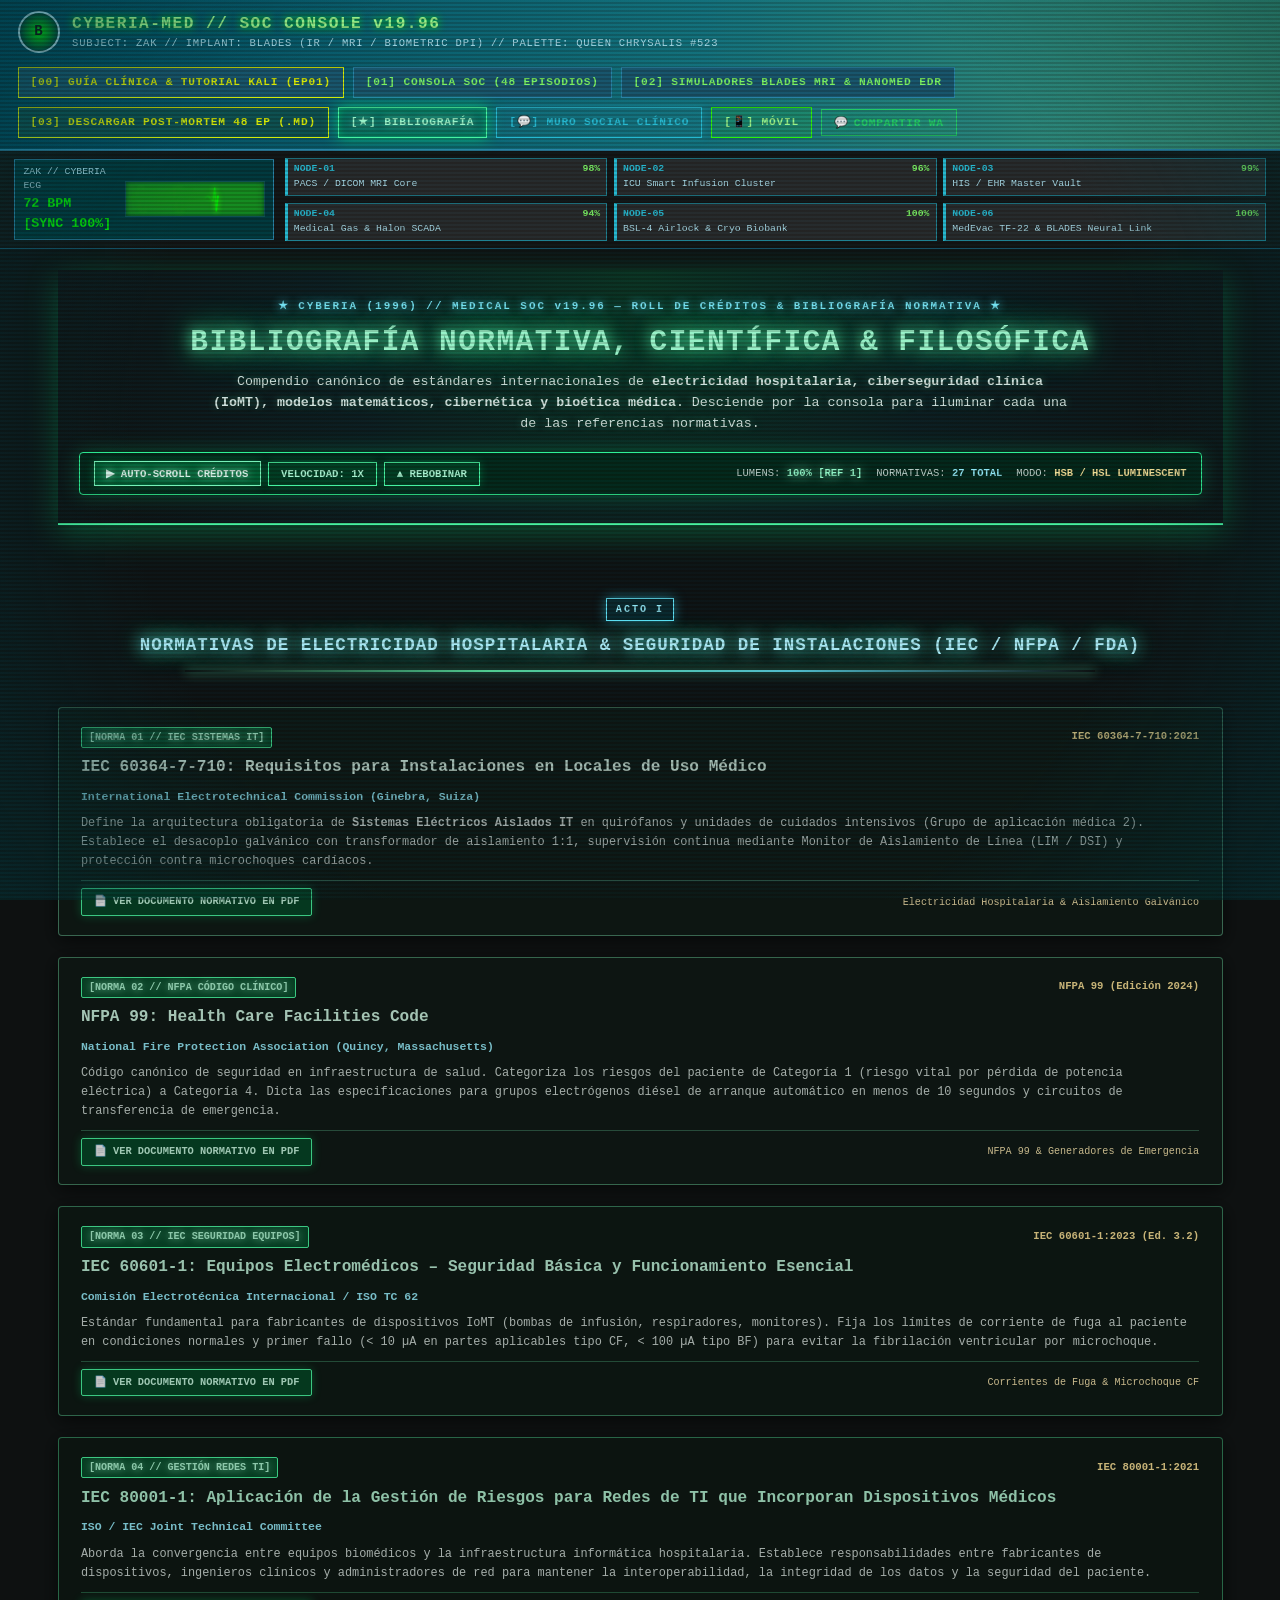
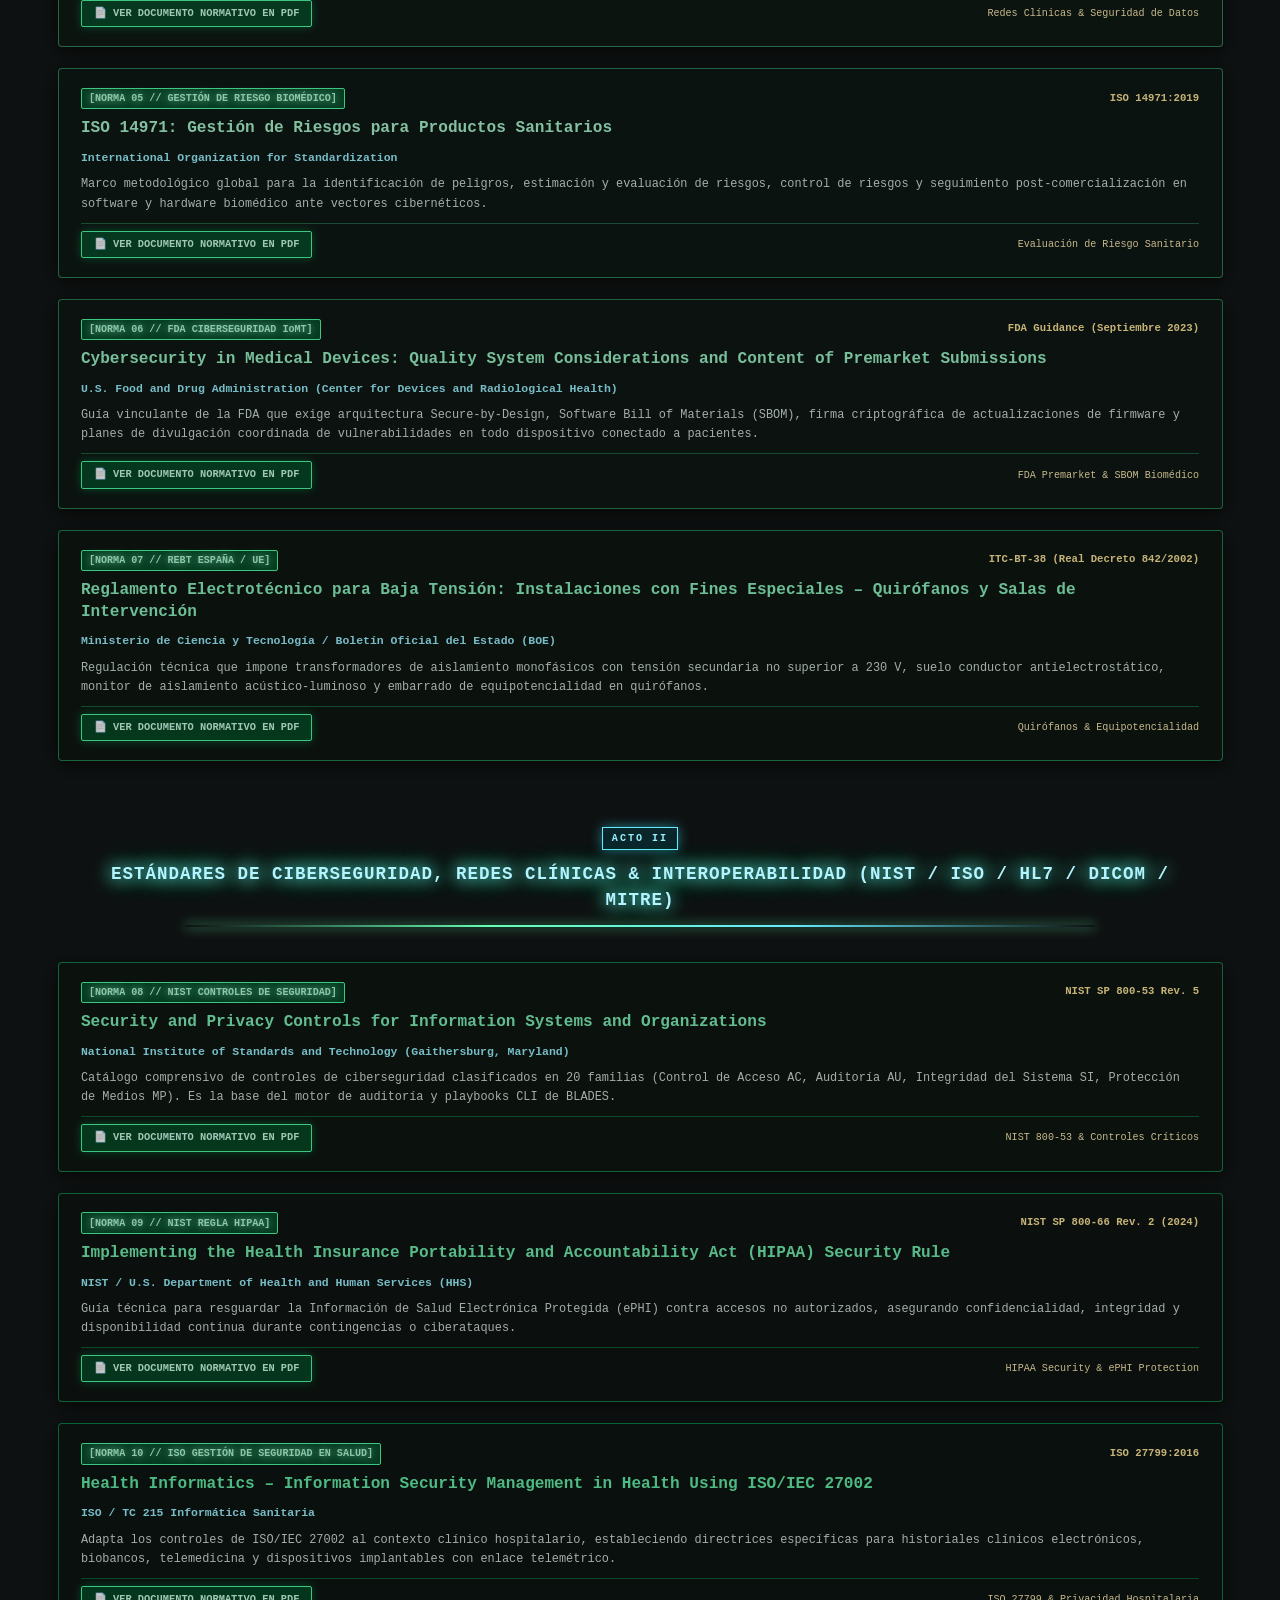
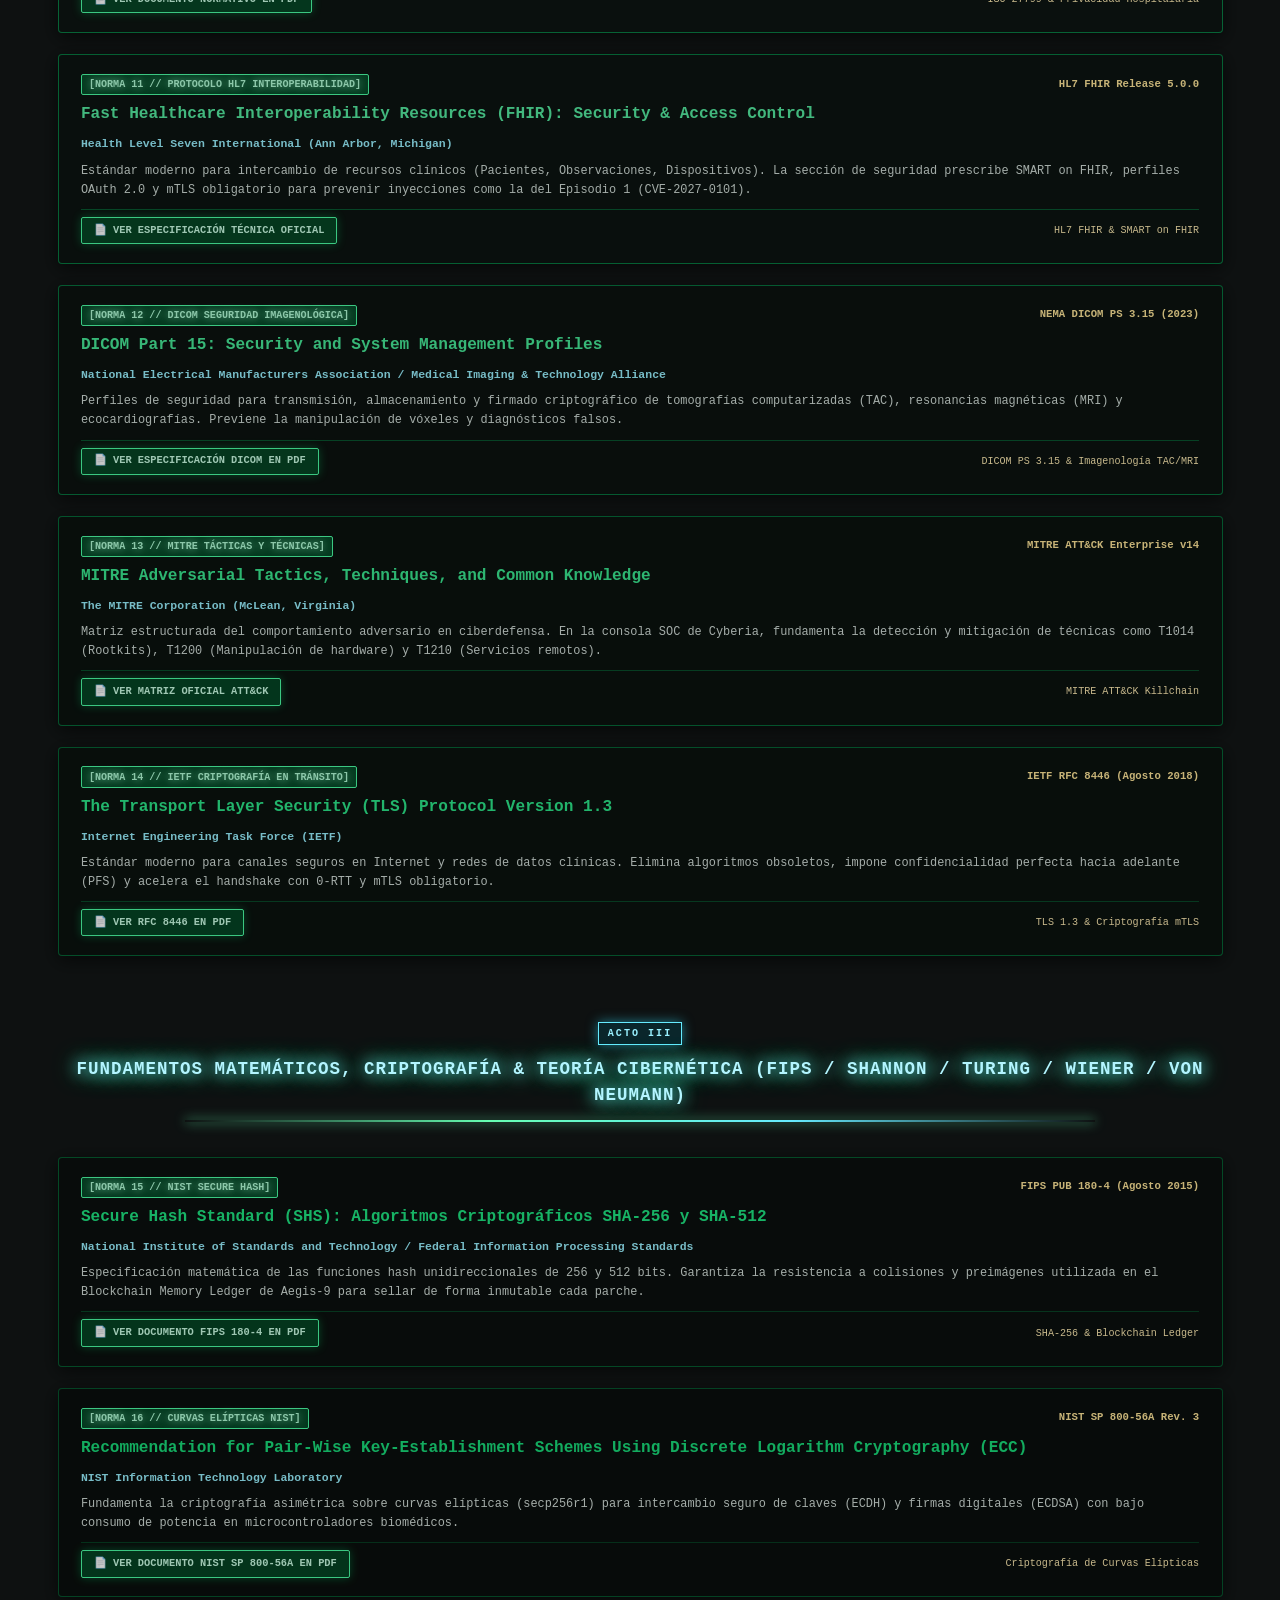
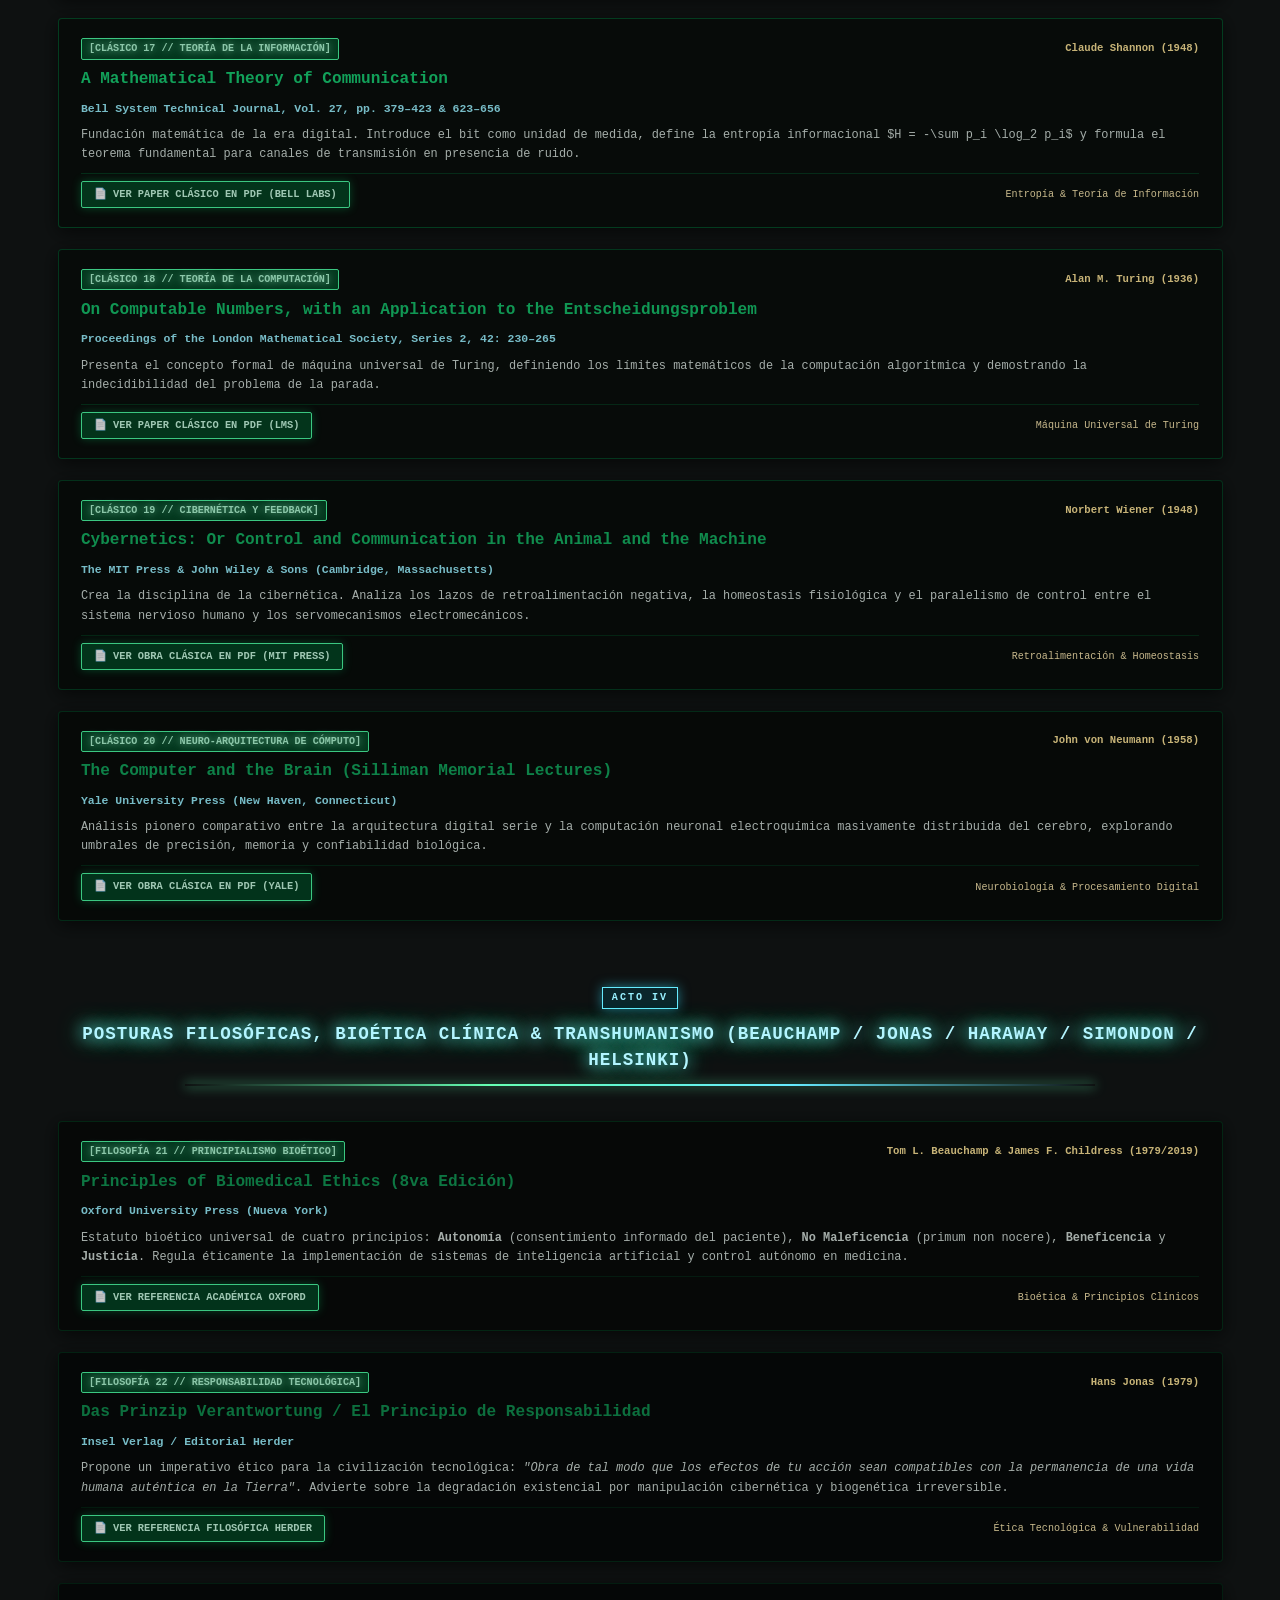
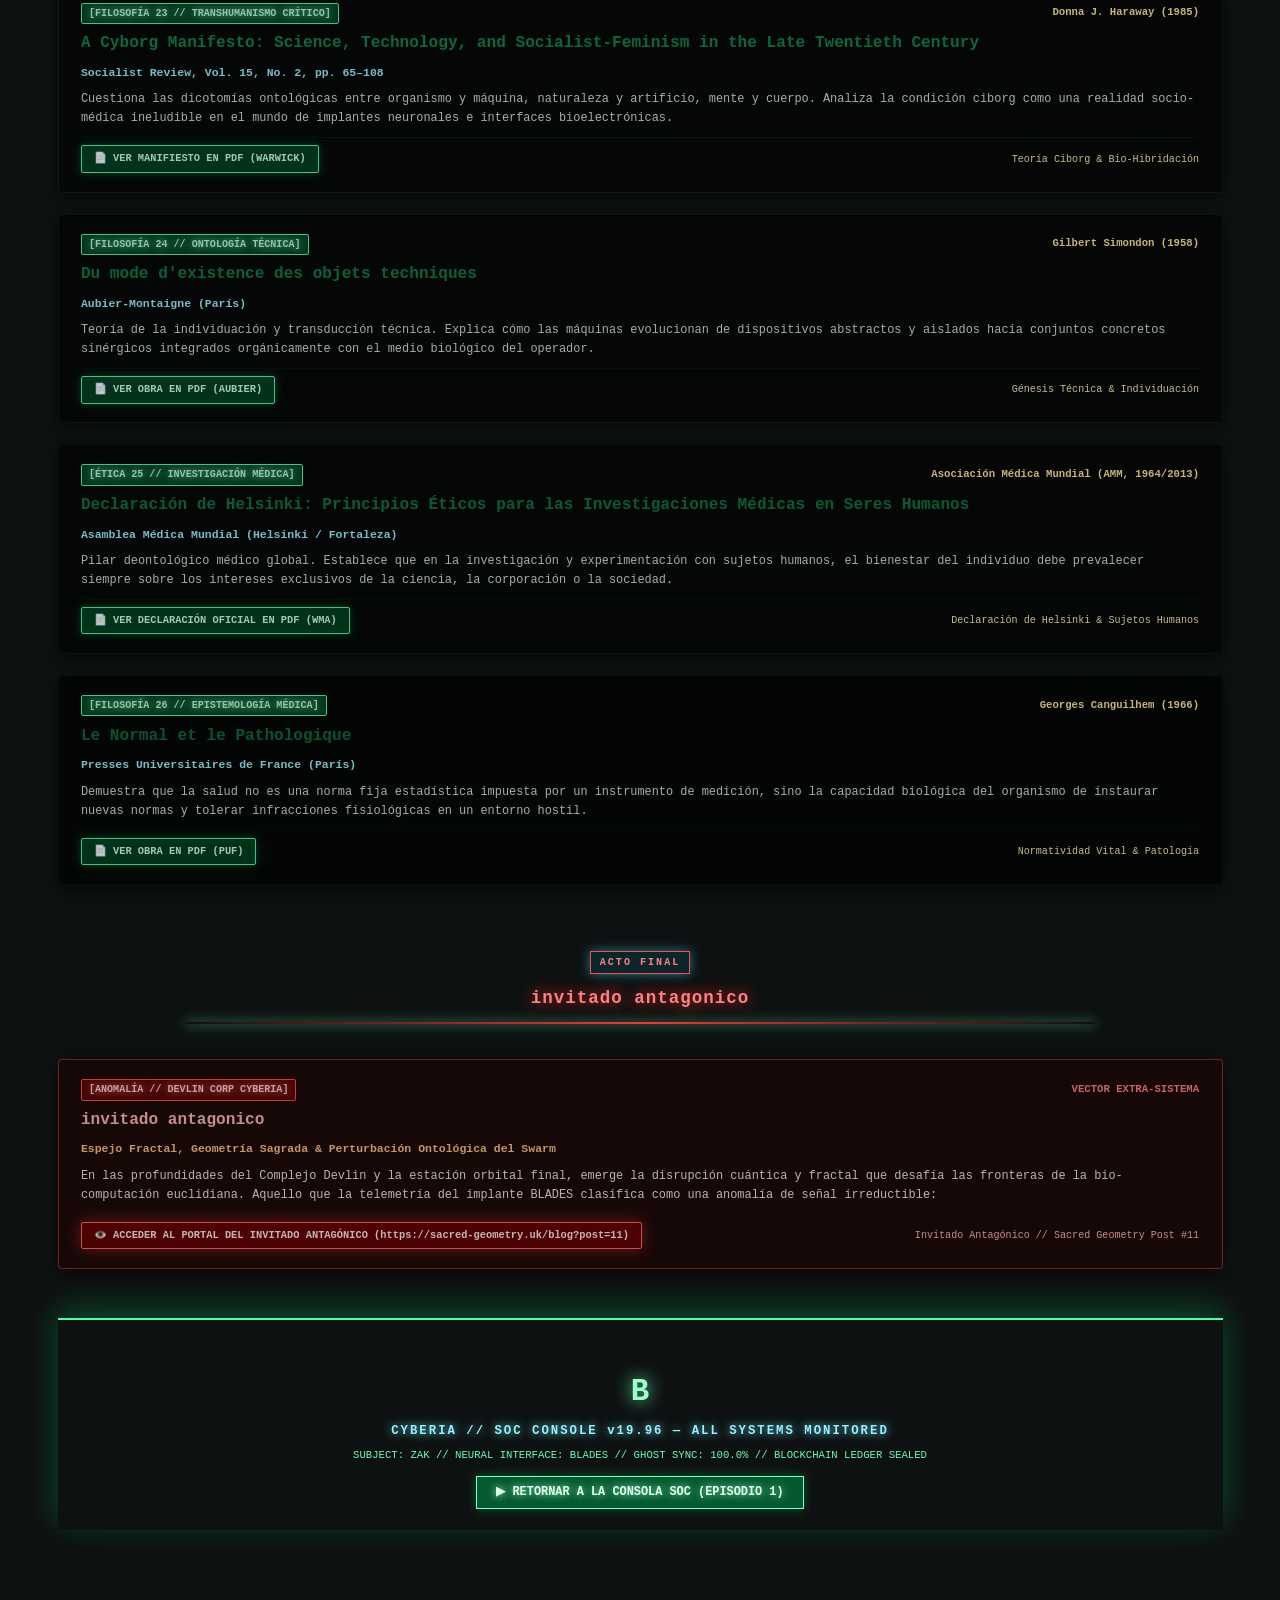
<file: bibliografia.html>
<!DOCTYPE html>
<html lang="es">
<head>
  <meta charset="UTF-8">
  <meta name="viewport" content="width=device-width, initial-scale=1.0">
  <title>CYBERIA-MED // SOC Console v19.96 — BLADES Neural &amp; IoMT Telemetry</title>

  <!-- METADATOS OPEN GRAPH Y TWITTER (PREVISUALIZACIÓN EN WHATSAPP Y REDES SOCIALES) -->
  <meta property="og:site_name" content="CYBERIA-MED // SOC Console v19.96">
  <meta property="og:type" content="website">
  <meta property="og:url" content="https://entregametusalas.uk/">
  <meta property="og:title" content="CYBERIA-MED // SOC Console &amp; Muro Clínico Pod NetAcad">
  <meta property="og:description" content="Instalación biotecnológica submarina Snocomm Lounge y consola de telemetría médica en tiempo real para 48 episodios clínicos y ciberseguridad hospitalaria.">
  <meta property="og:image" content="https://entregametusalas.uk/img/underwater_lounge_habitat.jpg">
  <meta property="og:image:secure_url" content="https://entregametusalas.uk/img/underwater_lounge_habitat.jpg">
  <meta property="og:image:type" content="image/jpeg">
  <meta property="og:image:width" content="1448">
  <meta property="og:image:height" content="1086">
  <meta property="og:image:alt" content="Cyberia Deep Habitat Lounge — Sala de Descanso y Meditación Submarina">
  <meta name="twitter:card" content="summary_large_image">
  <meta name="twitter:title" content="CYBERIA-MED // SOC Console &amp; Muro Clínico Pod NetAcad">
  <meta name="twitter:description" content="Instalación biotecnológica submarina Snocomm Lounge y consola de telemetría médica en tiempo real.">
  <meta name="twitter:image" content="https://entregametusalas.uk/img/underwater_lounge_habitat.jpg">
  <link rel="stylesheet" href="/css/chrysalis_medsoc.css">
</head>
<body>
  <div class="blades-crt-overlay" aria-hidden="true"></div>

  <!-- CABECERA GLOBAL DEL MEDICAL SOC -->
  <header class="medsoc-topbar">
    <div class="brand-block">
      <div class="blades-emblem" title="BLADES Biocybernetic Sensor v19.96">B</div>
      <div>
        <div class="brand-title">CYBERIA-MED // SOC CONSOLE v19.96</div>
        <div class="brand-subtitle">
          SUBJECT: ZAK // IMPLANT: BLADES (IR / MRI / BIOMETRIC DPI) // PALETTE: QUEEN CHRYSALIS #523
        </div>
      </div>
    </div>

    <nav class="top-nav-links" aria-label="Navegación Principal del SOC">
      <a href="/tutorial" id="btn-nav-tutorial" class="soc-btn " style="border-color: var(--iris-warning-high); color: var(--iris-warning-high);">
        [00] GUÍA CLÍNICA &amp; TUTORIAL KALI (EP01)
      </a>
      <a href="/" class="soc-btn ">
        [01] CONSOLA SOC (48 EPISODIOS)
      </a>
      <a href="/simulators" class="soc-btn ">
        [02] SIMULADORES BLADES MRI &amp; NANOMED EDR
      </a>
      <a href="/reports/postmortem-full-48.md" class="soc-btn soc-btn-warning">
        [03] DESCARGAR POST-MORTEM 48 EP (.MD)
      </a>
      <a href="/bibliografia" class="soc-btn nav-btn-bibliography active">
        [★] BIBLIOGRAFÍA
      </a>
      <a href="/muro" class="soc-btn nav-btn-feed " style="border-color: var(--bauble-cyan-bright); color: var(--bauble-cyan-bright);">
        [💬] MURO SOCIAL CLÍNICO
      </a>
      <a href="/mobile" class="soc-btn nav-btn-mobile" style="border-color: var(--magic-ring); color: var(--magic-highlight);" title="Versión móvil optimizada exclusiva para el feed">
        [📱] MÓVIL
      </a>
      <button type="button" id="btn-share-topbar-wa" class="soc-btn soc-btn-wa" title="Compartir consola y telemetría en WhatsApp">
        <span class="share-wa-icon" aria-hidden="true">💬</span> COMPARTIR WA
      </button>
    </nav>
  </header>

  <!-- FRANJA DE SIGNOS VITALES ECG (#00F200) Y 6 INDICADORES AZULES DE INTEGRIDAD (EP04 SKEET SHOOT) -->
  <section class="vitals-ribbon" aria-label="Telemetría de Signos Vitales y Nodos Críticos">
    <div class="ecg-monitor-box">
      <div>
        <div style="font-size: 0.7rem; color: var(--hud-glass-outline);">ZAK // CYBERIA ECG</div>
        <div id="live-bpm-readout" style="font-size: 0.95rem; font-weight: 700; color: var(--magic-pulse-core);">
          72 BPM [SYNC 100%]
        </div>
      </div>
      <canvas id="blades-ecg-canvas" class="ecg-canvas" width="165" height="38"></canvas>
    </div>

    <div class="nodes-six-grid" id="six-hull-nodes">
      
        <div class="hull-node-pill" title="EP04 SKEET SHOOT // Hull Shield 01 — Protocol: DICOM TLS / TCP 2762">
          <div class="node-id">
            <span>NODE-01</span>
            <span style="color: var(--magic-main);">98%</span>
          </div>
          <div class="node-name">PACS / DICOM MRI Core</div>
        </div>
      
        <div class="hull-node-pill" title="EP33 DRUG STORE // Nanomed Array — Protocol: IEEE 11073-20601">
          <div class="node-id">
            <span>NODE-02</span>
            <span style="color: var(--magic-main);">96%</span>
          </div>
          <div class="node-name">ICU Smart Infusion Cluster</div>
        </div>
      
        <div class="hull-node-pill" title="EP26 GENIUS // Conference Supercomputer — Protocol: HL7 FHIR R4 / MLLP">
          <div class="node-id">
            <span>NODE-03</span>
            <span style="color: var(--magic-main);">99%</span>
          </div>
          <div class="node-name">HIS / EHR Master Vault</div>
        </div>
      
        <div class="hull-node-pill" title="EP28 RED LIGHT // Halon Suppression — Protocol: Modbus/TCP & BACnet/IP">
          <div class="node-id">
            <span>NODE-04</span>
            <span style="color: var(--magic-main);">94%</span>
          </div>
          <div class="node-name">Medical Gas & Halon SCADA</div>
        </div>
      
        <div class="hull-node-pill" title="EP36-EP39 // Cryo & BSL-4 Core — Protocol: TPM 2.0 / OPC-UA">
          <div class="node-id">
            <span>NODE-05</span>
            <span style="color: var(--magic-main);">100%</span>
          </div>
          <div class="node-name">BSL-4 Airlock & Cryo Biobank</div>
        </div>
      
        <div class="hull-node-pill" title="EP12 STEAL PLANE & EP43 YOU WITH ME — Protocol: ARINC 653 / BCI Neural-TLS">
          <div class="node-id">
            <span>NODE-06</span>
            <span style="color: var(--magic-main);">100%</span>
          </div>
          <div class="node-name">MedEvac TF-22 & BLADES Neural Link</div>
        </div>
      
    </div>
  </section>

  <!-- OVERLAY LANDING PAGE: GUÍA CLÍNICA Y TUTORIAL KALI LINUX (SOBREPUESTA CON TRANSPARENCIA SOBRE NEGRO) -->
  <!-- OVERLAY LANDING PAGE: GUÍA CLÍNICA Y TUTORIAL KALI LINUX (SOBREPUESTA CON TRANSPARENCIA SOBRE NEGRO) -->
<div id="tutorial-overlay" class="tutorial-overlay-backdrop hidden" role="dialog" aria-modal="true" aria-label="Guía Clínica y Tutorial Kali Linux">
  <div class="tutorial-overlay-sheet">
    <!-- BARRA SUPERIOR DE CONTROL DEL OVERLAY -->
    <div class="tutorial-overlay-topbar">
      <div style="display: flex; align-items: center; gap: 0.5rem; flex-wrap: wrap;">
        <span class="hud-tag" style="background: var(--carapace-deep-1); color: var(--magic-highlight); font-weight: bold;">
          [00] GUÍA CLÍNICA &amp; TUTORIAL KALI (EP01)
        </span>
        <span class="hud-tag hud-tag-warning">
          INTRODUCCIÓN AL MEDICAL SOC // POD NETACAD
        </span>
        <span style="font-size: 0.72rem; color: var(--bauble-cyan-bright);">
          Manual de Operaciones White Hat &amp; Electricidad Hospitalaria
        </span>
      </div>
      <div style="display: flex; gap: 0.5rem; align-items: center; flex-wrap: wrap;">
        <button type="button" id="btn-close-tutorial-overlay" class="btn-enter-soc-from-tutorial soc-btn soc-btn-warning" style="font-size: 0.74rem; padding: 0.28rem 0.75rem; font-weight: bold;">
          ✕ CERRAR GUÍA E IR AL SOC [ESC]
        </button>
      </div>
    </div>

    <!-- CONTENEDOR DE LA GUÍA DIDÁCTICA -->
    <div class="tutorial-landing-container">
      <!-- HERO BANNER EDUCATIVO -->
      <section class="tutorial-hero-box">
        <div class="tutorial-hero-badge-row">
          <span class="hud-tag" style="background: var(--carapace-deep-1); color: var(--magic-highlight); font-weight: bold;">
            CYBERIA-MED // MANUAL DIDÁCTICO CLÍNICO
          </span>
          <span class="hud-tag hud-tag-warning">CISCO NETACAD MED-SEC POD</span>
          <span class="hud-tag" style="background: var(--iris-bg-deep-3); color: var(--bauble-cyan-bright);">
            ESTUDIANTES DE MEDICINA &amp; INGENIERÍA CLÍNICA
          </span>
        </div>

        <h1 class="tutorial-main-title">
          GUÍA PASO A PASO: DEFENDIENDO DISPOSITIVOS BIOMÉDICOS CON KALI LINUX
        </h1>
        <p class="tutorial-hero-subtitle">
          Aprende a ejecutar las operaciones defensivas del <strong>Episodio 1 (InfusionPump-ICU-01)</strong>, comprende la arquitectura de <strong>electricidad hospitalaria aislada</strong> y domina la metodología universal aplicable a los <strong>48 episodios</strong> de Cyberia.
        </p>

        <div class="tutorial-cta-bar">
          <button type="button" class="btn-enter-soc-from-tutorial soc-btn soc-btn-warning" style="font-size: 0.82rem; padding: 0.5rem 1rem;">
            ▶ IR A LA CONSOLA TÁCTICA (EPISODIO 1)
          </button>
          <a href="#tutorial-sandbox-practice" class="soc-btn" style="font-size: 0.82rem; padding: 0.5rem 1rem; text-decoration: none;">
            ⚡ PROBAR COMANDOS EN LA CONSOLA DEMO
          </a>
          <a href="#hospital-electrical-safety" class="soc-btn" style="font-size: 0.82rem; padding: 0.5rem 1rem; text-decoration: none;">
            🔌 ELECTRICIDAD HOSPITALARIA &amp; TABLEROS IT
          </a>
          <a href="#universal-48-methodology" class="soc-btn" style="font-size: 0.82rem; padding: 0.5rem 1rem; text-decoration: none;">
            🌐 PATRÓN UNIVERSAL EN LOS 48 NIVELES
          </a>
          <button type="button" class="soc-btn soc-btn-wa btn-share-tutorial-wa" style="font-size: 0.82rem; padding: 0.5rem 1rem;" title="Compartir esta guía en WhatsApp">
            <span class="share-wa-icon" aria-hidden="true">💬</span> COMPARTIR EN WHATSAPP
          </button>
        </div>
      </section>

      <!-- MÓDULO 1: ¿QUÉ ES UNA TERMINAL KALI LINUX PARA OPERACIONES WHITE HAT EN MEDICINA? -->
      <section class="soc-panel" id="white-hat-concept">
        <div class="soc-panel-header" style="background: linear-gradient(90deg, #00485C, #1A566D);">
          <span>MÓDULO 1 // KALI LINUX &amp; EL JURAMENTO HIPOCRÁTICO DE LA CIBERDEFENSA</span>
          <span class="ep-code-badge">FUNDAMENTOS WHITE HAT</span>
        </div>
        <div class="soc-panel-body">
          <div class="tutorial-columns-two">
            <div>
              <h3 style="color: var(--magic-highlight); font-size: 1.05rem; margin-bottom: 0.5rem;">
                El Bisturí Digital: ¿Por qué Kali Linux en un Hospital?
              </h3>
              <p style="font-size: 0.85rem; line-height: 1.6; color: var(--hud-glass-outline); margin-bottom: 0.75rem;">
                En la práctica médica, un cirujano utiliza el bisturí para extirpar tejido necrosado o descomprimir un hematoma, nunca para herir. De la misma manera, en ciberseguridad defensiva, <strong>Kali Linux</strong> es una distribución especializada repleta de instrumentos de diagnóstico de red.
              </p>
              <p style="font-size: 0.85rem; line-height: 1.6; color: var(--hud-glass-outline); margin-bottom: 0.75rem;">
                Un hacker <em>Black Hat</em> (sombrero negro) busca explotar puertos abiertos para infectar sistemas hospitalarios con ransomware (como el ataque real de WannaCry que colapsó ambulancias en el NHS británico). Por el contrario, un analista <strong>White Hat</strong> (hacker ético o médico defensor) utiliza la consola de comandos para auditar dispositivos, detectar vulnerabilidades y colocar torniquetes perimetrales antes de que el paciente sufra daño.
              </p>

              <div class="tutorial-alert-callout">
                <strong style="color: var(--magic-pulse-core);">EL JURAMENTO HIPOCRÁTICO DIGITAL: "Primum non nocere" (Primero no hacer daño)</strong>
                <p style="font-size: 0.8rem; margin-top: 0.25rem; color: #FFFFFF;">
                  A diferencia de servidores corporativos donde se puede reiniciar un equipo a voluntad, en una UCI o quirófano <strong>un comando imprudente puede apagar una bomba de fentanilo o desconectar un ventilador mecánico</strong>. Por eso, en nuestro simulador táctico todos los comandos de Kali Linux son no destructivos y de aislamiento quirúrgico estricto.
                </p>
              </div>
            </div>

            <div class="tutorial-card-highlight">
              <h4 style="color: var(--bauble-cyan-bright); font-size: 0.9rem; margin-bottom: 0.45rem;">
                COMPARATIVA CONCEPTUAL: MEDICINA VS CIBERDEFENSA
              </h4>
              <table class="tutorial-mini-table">
                <thead>
                  <tr>
                    <th>Práctica Médica</th>
                    <th>Operación White Hat (Kali Linux)</th>
                  </tr>
                </thead>
                <tbody>
                  <tr>
                    <td><strong>Auscultación con Estetoscopio</strong></td>
                    <td><code>nmap -sV -p &lt;puerto&gt;</code> (Escanear servicios expuestos)</td>
                  </tr>
                  <tr>
                    <td><strong>Torniquete Hemostático / Aislamiento</strong></td>
                    <td><code>iptables -A INPUT -j DROP</code> (Cortar paquetes atacantes)</td>
                  </tr>
                  <tr>
                    <td><strong>Antibiótico de Amplio Espectro</strong></td>
                    <td><code>./deploy_patch.sh</code> (Inoculación y actualización de firmware)</td>
                  </tr>
                  <tr>
                    <td><strong>Ficha Clínica y Auditoría Médico-Legal</strong></td>
                    <td><code>sha256sum &amp; Aegis9 Ledger</code> (Registro inmutable en blockchain)</td>
                  </tr>
                </tbody>
              </table>
            </div>
          </div>
        </div>
      </section>

      <!-- MÓDULO 2: ELECTRICIDAD HOSPITALARIA, TABLEROS AISLADOS (IT) & DISPOSITIVOS BIOMÉDICOS IoMT -->
      <section class="soc-panel" id="hospital-electrical-safety">
        <div class="soc-panel-header" style="background: linear-gradient(90deg, #1A566D, #0F5150);">
          <span>MÓDULO 2 // CONFIGURACIONES DE ELECTRICIDAD HOSPITALARIA &amp; RIESGO CIBER-FÍSICO</span>
          <span class="ep-code-badge">IEC 60364-7-710 / NFPA 99</span>
        </div>
        <div class="soc-panel-body">
          <p style="font-size: 0.85rem; line-height: 1.6; color: var(--hud-glass-outline); margin-bottom: 0.75rem;">
            Un médico intensivista o anestesiólogo no solo administra fármacos: comanda un ecosistema donde la <strong>energía eléctrica y la red de datos confluyen directamente en el cuerpo del paciente</strong>. Si la infraestructura eléctrica falla o es manipulada por malware, las consecuencias son letales.
          </p>

          <div class="tutorial-cards-triplet">
            <div class="tutorial-feature-card">
              <div class="feature-card-icon">⚡</div>
              <h4 style="color: var(--magic-highlight); font-size: 0.88rem;">1. Sistema IT Aislado Grado Médico</h4>
              <p style="font-size: 0.78rem; color: var(--hud-glass-outline); line-height: 1.5;">
                En quirófanos y UCI (Grupos de aplicación médica 2 según IEC 60364-7-710), la corriente <strong>no tiene referencia directa a tierra</strong>. Se usa un <em>Transformador de Aislamiento 1:1</em> y un <em>Monitor de Corriente de Fuga (LIM/DSI)</em>. ¿El motivo? Prevenir el <strong>microchoque cardíaco</strong>: corrientes tan minúsculas como <strong>10 a 50 microamperios (µA)</strong> conducidas a través de un catéter central o marcapasos provocan fibrilación ventricular instantánea.
              </p>
            </div>

            <div class="tutorial-feature-card">
              <div class="feature-card-icon">🔋</div>
              <h4 style="color: var(--bauble-cyan-bright); font-size: 0.88rem;">2. Redundancia Eléctrica y UPS Médica</h4>
              <p style="font-size: 0.78rem; color: var(--hud-glass-outline); line-height: 1.5;">
                Si se corta la red pública de 13.2 kV, los <strong>Grupos Electrógenos diésel</strong> arrancan automáticamente mediante transferencia (ATS) en <strong>menos de 10 segundos</strong>. Durante ese intervalo crítico, las <strong>UPS Online de Doble Conversión</strong> y las baterías internas de litio de las bombas de infusión sostienen el bombeo de drogas vasoactivas sin perder un solo milisegundo.
              </p>
            </div>

            <div class="tutorial-feature-card">
              <div class="feature-card-icon">⚠️</div>
              <h4 style="color: var(--iris-warning-high); font-size: 0.88rem;">3. El Vector de Ataque Ciber-Físico</h4>
              <p style="font-size: 0.78rem; color: var(--hud-glass-outline); line-height: 1.5;">
                Cuando un ciberataque compromete la bomba de infusión (como la vulnerabilidad <code>CVE-2027-0101</code> en el EP01), el atacante altera el microcontrolador del motor paso a paso. Esto <strong>quintuplica el consumo de corriente</strong>, sobrecalienta los circuitos, drena la batería de respaldo en minutos y altera los sensores piezoeléctricos de oclusión, inyectando una sobredosis descontrolada.
              </p>
            </div>
          </div>

          <!-- Esquema Visual SVG del Circuito Eléctrico y de Datos Hospitalario -->
          <div class="electrical-schematic-wrap" style="margin-top: 1rem;">
            <div style="font-size: 0.75rem; color: var(--bauble-cyan-bright); font-weight: 700; margin-bottom: 0.5rem; text-align: center;">
              DIAGRAMA CIBER-FÍSICO: ARQUITECTURA DE POTENCIA AISLADA Y FLUJO DE DATOS IoMT (EPISODIO 1)
            </div>
            <svg viewBox="0 0 980 180" style="width: 100%; height: auto; display: block; background: var(--bg-core); border: 1px solid var(--border-structural);">
              <!-- Bloque Red Externa -->
              <rect x="15" y="40" width="130" height="90" rx="4" fill="#00383B" stroke="#2B87AB" stroke-width="1.5" />
              <text x="80" y="65" fill="#83FF65" font-size="11" font-weight="bold" text-anchor="middle">RED COMERCIAL</text>
              <text x="80" y="85" fill="#B2E5F2" font-size="9.5" text-anchor="middle">13.2 kV / 50-60 Hz</text>
              <text x="80" y="105" fill="#FFC83B" font-size="8.5" text-anchor="middle">+ Generador Diésel</text>

              <!-- Flecha de potencia 1 -->
              <line x1="145" y1="85" x2="190" y2="85" stroke="#00F200" stroke-width="3" />
              <polygon points="190,85 180,80 180,90" fill="#00F200" />

              <!-- Bloque UPS Grado Médico -->
              <rect x="195" y="40" width="140" height="90" rx="4" fill="#00485C" stroke="#29C2DA" stroke-width="1.5" />
              <text x="265" y="65" fill="#83FF65" font-size="11" font-weight="bold" text-anchor="middle">UPS MÉDICA ONLINE</text>
              <text x="265" y="85" fill="#B2E5F2" font-size="9.5" text-anchor="middle">Doble Conversión</text>
              <text x="265" y="105" fill="#00F200" font-size="8.5" text-anchor="middle">Transferencia 0 ms</text>

              <!-- Flecha de potencia 2 -->
              <line x1="335" y1="85" x2="380" y2="85" stroke="#00F200" stroke-width="3" />
              <polygon points="380,85 370,80 370,90" fill="#00F200" />

              <!-- Bloque Transformador de Aislamiento IT -->
              <rect x="385" y="40" width="165" height="90" rx="4" fill="#0F5150" stroke="#00F200" stroke-width="2" />
              <text x="467" y="62" fill="#83FF65" font-size="11" font-weight="bold" text-anchor="middle">TABLERO AISLADO IT</text>
              <text x="467" y="80" fill="#FFFFFF" font-size="9" text-anchor="middle">Transformador 1:1 Galvánico</text>
              <text x="467" y="98" fill="#FBB034" font-size="8.5" text-anchor="middle">Monitor LIM (&lt; 2 mA fuga)</text>
              <text x="467" y="115" fill="#83FF65" font-size="8" text-anchor="middle">IEC 60364-7-710 / Pabellón</text>

              <!-- Flecha de potencia aislada -->
              <line x1="550" y1="85" x2="595" y2="85" stroke="#00F200" stroke-width="3" stroke-dasharray="6 3" />
              <polygon points="595,85 585,80 585,90" fill="#00F200" />

              <!-- Bloque Bomba de Infusión IoMT (Objetivo EP01) -->
              <rect x="600" y="30" width="180" height="110" rx="4" fill="#0E1111" stroke="#FBB034" stroke-width="2" />
              <text x="690" y="52" fill="#FBB034" font-size="11" font-weight="bold" text-anchor="middle">InfusionPump-ICU-01</text>
              <text x="690" y="70" fill="#B2E5F2" font-size="9" text-anchor="middle">IP: 10.19.96.01:8080</text>
              <text x="690" y="88" fill="#FF4444" font-size="8.5" font-weight="bold" text-anchor="middle">CVE-2027-0101 (SOBREDOSIS)</text>
              <text x="690" y="106" fill="#83FF65" font-size="8" text-anchor="middle">Motor paso a paso + Batería Li</text>
              <text x="690" y="124" fill="#00F200" font-size="8" text-anchor="middle">Flujo: 145 mL/h &rarr; 5 mL/h</text>

              <!-- Flecha a paciente -->
              <line x1="780" y1="85" x2="825" y2="85" stroke="#FF4444" stroke-width="2" />
              <polygon points="825,85 815,80 815,90" fill="#FF4444" />

              <!-- Bloque Paciente -->
              <rect x="830" y="45" width="135" height="80" rx="4" fill="#1A566D" stroke="#00F200" stroke-width="1.5" />
              <text x="897" y="72" fill="#83FF65" font-size="11" font-weight="bold" text-anchor="middle">PACIENTE EN UCI</text>
              <text x="897" y="90" fill="#FFFFFF" font-size="9" text-anchor="middle">Catéter Venoso Central</text>
              <text x="897" y="108" fill="#B2E5F2" font-size="8" text-anchor="middle">Seguro ante microchoques</text>
            </svg>
          </div>
        </div>
      </section>

      <!-- MÓDULO 3: TUTORIAL PASO A PASO // RESOLVIENDO EL EPISODIO 1 (InfusionPump-ICU-01) -->
      <section class="soc-panel" id="step-by-step">
        <div class="soc-panel-header" style="background: linear-gradient(90deg, #00485C, #409979);">
          <span>MÓDULO 3 // TUTORIAL PASO A PASO: COMANDOS DEL EPISODIO 1</span>
          <span class="ep-code-badge">KALI LINUX &amp; BASH STUDIO</span>
        </div>
        <div class="soc-panel-body">
          <div style="font-size: 0.85rem; color: var(--hud-glass-outline); margin-bottom: 1rem; line-height: 1.55;">
            El <strong>Episodio 1 ("Despertar Neuronal")</strong> presenta una bomba de infusión en la UCI con la dirección IP <code>10.19.96.01</code> y puerto <code>8080</code> comprometida mediante la vulnerabilidad <code>CVE-2027-0101</code>. El paciente está recibiendo una sobredosis letal de <strong>145 mL/h</strong>. Sigue este orden exacto de ejecución en la terminal táctica:
          </div>

          <!-- PASO 0 -->
          <div class="tutorial-step-row">
            <div class="step-badge-col">
              <span class="step-num-badge">PASO 0</span>
            </div>
            <div class="step-content-col">
              <h4 style="color: var(--iris-warning-high); font-size: 0.95rem;">
                💡 Orientación Táctica Inmediata: Tipea <code>pistas</code>
              </h4>
              <p style="font-size: 0.8rem; color: var(--hud-glass-outline); line-height: 1.5; margin: 0.35rem 0;">
                Si en cualquier momento estás desorientado, no sabes qué IP atacar o qué parámetros usar, simplemente escribe <strong><code>pistas</code></strong> en la consola Kali y presiona Enter.
              </p>
              <div class="code-snippet-box">
                <code>kali@cyberia-soc:~/pod-soc$ pistas</code>
                <button type="button" class="btn-copy-code soc-btn" data-copy="pistas" title="Copiar comando">📋 COPIAR</button>
              </div>
              <p style="font-size: 0.74rem; color: var(--bauble-cyan-bright); margin-top: 0.3rem;">
                <strong>Resultado:</strong> La consola imprimirá el activo (InfusionPump-ICU-01), el vector HL7, los rangos de dosis y los comandos recomendados para mitigar la emergencia.
              </p>
            </div>
          </div>

          <!-- PASO 1 -->
          <div class="tutorial-step-row">
            <div class="step-badge-col">
              <span class="step-num-badge">PASO 1</span>
            </div>
            <div class="step-content-col">
              <h4 style="color: var(--bauble-cyan-bright); font-size: 0.95rem;">
                🔍 Reconocimiento Clínico del Puerto IoMT con <code>nmap</code>
              </h4>
              <p style="font-size: 0.8rem; color: var(--hud-glass-outline); line-height: 1.5; margin: 0.35rem 0;">
                Ejecuta un escaneo de versión de servicio sobre el puerto <code>8080</code> del dispositivo médico para verificar el demonio vulnerable sin saturar el procesador de la bomba:
              </p>
              <div class="code-snippet-box">
                <code>kali@cyberia-soc:~/pod-soc$ nmap -sV -p 8080 10.19.96.01</code>
                <button type="button" class="btn-copy-code soc-btn" data-copy="nmap -sV -p 8080 10.19.96.01" title="Copiar comando">📋 COPIAR</button>
              </div>
              <p style="font-size: 0.74rem; color: var(--magic-main); margin-top: 0.3rem;">
                <strong>Significado Médico:</strong> Confirmamos que el servicio HL7-FHIR está expuesto en texto plano y no exige certificado TLS mutuo (mTLS).
              </p>
            </div>
          </div>

          <!-- PASO 2 -->
          <div class="tutorial-step-row">
            <div class="step-badge-col">
              <span class="step-num-badge">PASO 2</span>
            </div>
            <div class="step-content-col">
              <h4 style="color: var(--magic-highlight); font-size: 0.95rem;">
                🛡️ Aislamiento Perimetral Quirúrgico con <code>iptables</code>
              </h4>
              <p style="font-size: 0.8rem; color: var(--hud-glass-outline); line-height: 1.5; margin: 0.35rem 0;">
                Aplica una regla de filtrado en el gateway hospitalario para descartar de inmediato los paquetes de red maliciosos que inyectan los comandos de sobredosis, <strong>manteniendo la bomba energizada</strong>:
              </p>
              <div class="code-snippet-box">
                <code>kali@cyberia-soc:~/pod-soc$ iptables -A INPUT -p tcp --dport 8080 -j DROP</code>
                <button type="button" class="btn-copy-code soc-btn" data-copy="iptables -A INPUT -p tcp --dport 8080 -j DROP" title="Copiar comando">📋 COPIAR</button>
              </div>
              <p style="font-size: 0.74rem; color: var(--magic-main); margin-top: 0.3rem;">
                <strong>Significado Médico:</strong> Se detiene la llegada de paquetes de inyección remota. El paciente deja de recibir nuevas instrucciones de sobredosis.
              </p>
            </div>
          </div>

          <!-- PASO 3 -->
          <div class="tutorial-step-row">
            <div class="step-badge-col">
              <span class="step-num-badge">PASO 3</span>
            </div>
            <div class="step-content-col">
              <h4 style="color: var(--iris-warning-high); font-size: 0.95rem;">
                ⚡ Abrir "Bash Script Studio" [F2] y Ensamblar el Parche Clic a Clic
              </h4>
              <p style="font-size: 0.8rem; color: var(--hud-glass-outline); line-height: 1.5; margin: 0.35rem 0;">
                Presiona la tecla <strong>F2</strong> o el botón <strong>⚡ BASH SCRIPT STUDIO</strong> en la cabecera táctica. Se desplegará el taller de ensamble visual. <em>¡No necesitas tipear código bash desde cero!</em>
              </p>
              <div style="background: var(--bg-core); border: 1px solid var(--border-structural); padding: 0.65rem; margin: 0.4rem 0;">
                <div style="font-size: 0.76rem; color: var(--bauble-cyan-bright); font-weight: bold; margin-bottom: 0.35rem;">
                  CÓMO USAR LA PALETA CLICABLE DE PALABRAS:
                </div>
                <ul style="font-size: 0.75rem; color: var(--hud-glass-outline); line-height: 1.6; margin-left: 1rem;">
                  <li>Haz clic en <code>#!/bin/bash</code> para insertar la cabecera canónica.</li>
                  <li>Haz clic en <code>+ Bloque Aislamiento (iptables)</code> para insertar la contención perimetral con comentarios descriptivos auto-generados.</li>
                  <li>Haz clic en <code>+ Bloque Sanitización</code> y <code>+ Bloque mTLS</code> para asegurar el puerto de infusión.</li>
                  <li>O presiona directamente el botón <strong>PLANTILLA NETACAD</strong> o <strong>AUTORRELLENAR CANÓNICO</strong> para cargar el script completo perfectamente formateado.</li>
                </ul>
              </div>
              <div class="code-snippet-box">
                <code>kali@cyberia-soc:~/pod-soc$ ./deploy_patch.sh</code>
                <button type="button" class="btn-copy-code soc-btn" data-copy="./deploy_patch.sh" title="Copiar comando">📋 COPIAR</button>
              </div>
            </div>
          </div>

          <!-- PASO 4 -->
          <div class="tutorial-step-row">
            <div class="step-badge-col">
              <span class="step-num-badge">PASO 4</span>
            </div>
            <div class="step-content-col">
              <h4 style="color: var(--magic-pulse-core); font-size: 0.95rem;">
                ✅ Verificación de Telemetría Clínica &amp; Sello en Blockchain
              </h4>
              <p style="font-size: 0.8rem; color: var(--hud-glass-outline); line-height: 1.5; margin: 0.35rem 0;">
                Al pulsar <strong>▶ EJECUTAR SCRIPT EN TERMINAL</strong> o escribir <code>./deploy_patch.sh</code>:
              </p>
              <ul style="font-size: 0.76rem; color: var(--magic-main); line-height: 1.6; margin-left: 1rem;">
                <li>El sistema valida la sintaxis y los bloques requeridos (evitando falsas mitigaciones).</li>
                <li>La tasa de infusión regresa inmediatamente al estándar seguro de <strong>5.0 mL/h</strong>.</li>
                <li>La barra de <strong>Ghost Sync</strong> se eleva al <strong>100.0%</strong>.</li>
                <li>El sintetizador emite un <strong>tono armónico de éxito (880 Hz)</strong>.</li>
                <li>El parche queda sellado con un hash <strong>SHA-256</strong> en el <strong>Registro Cronológico Blockchain</strong> de Aegis-9.</li>
              </ul>
            </div>
          </div>
        </div>
      </section>

      <!-- MÓDULO 4: ¿POR QUÉ ESTE MÉTODO ES MUY SIMILAR EN LOS DEMÁS 47 NIVELES? -->
      <section class="soc-panel" id="universal-48-methodology">
        <div class="soc-panel-header" style="background: linear-gradient(90deg, #1A566D, #409979);">
          <span>MÓDULO 4 // EL PATRÓN UNIVERSAL EN LOS 48 NIVELES DE CYBERIA (ACTOS I AL VI)</span>
          <span class="ep-code-badge">SOC-MEDSEC REPETIBILITY</span>
        </div>
        <div class="soc-panel-body">
          <h3 style="color: var(--magic-highlight); font-size: 1rem; margin-bottom: 0.45rem;">
            Una Sola Doctrina Defensiva: Reconocer &rarr; Aislar &rarr; Inocular &rarr; Auditar
          </h3>
          <p style="font-size: 0.84rem; line-height: 1.6; color: var(--hud-glass-outline); margin-bottom: 0.85rem;">
            Una vez que domines los comandos del <strong>Episodio 1</strong>, ¡has aprendido el 90% de la lógica requerida para superar los <strong>47 episodios restantes</strong>! La interfaz, los atajos de teclado y la filosofía operativa se mantienen idénticos en todos los niveles:
          </p>

          <div class="tutorial-workflow-grid">
            <div class="workflow-card">
              <div class="workflow-step-tag">FASE 1: DIAGNÓSTICO</div>
              <h4 style="color: var(--bauble-cyan-bright); font-size: 0.84rem; margin: 0.3rem 0;">Reconocimiento IoMT</h4>
              <p style="font-size: 0.74rem; color: var(--hud-glass-outline); line-height: 1.45;">
                Tipear <code>pistas</code> para identificar la IP y puerto del dispositivo comprometido en el episodio actual, o usar <code>nmap -sV -p $PORT $TARGET_IP</code>.
              </p>
            </div>

            <div class="workflow-card">
              <div class="workflow-step-tag">FASE 2: AISLAMIENTO</div>
              <h4 style="color: var(--iris-warning-high); font-size: 0.84rem; margin: 0.3rem 0;">Contención Perimetral</h4>
              <p style="font-size: 0.74rem; color: var(--hud-glass-outline); line-height: 1.45;">
                Dropear el puerto atacado con <code>iptables</code> para detener la propagación del malware sin desconectar la energía eléctrica del paciente.
              </p>
            </div>

            <div class="workflow-card">
              <div class="workflow-step-tag">FASE 3: REMEDIACIÓN</div>
              <h4 style="color: var(--magic-highlight); font-size: 0.84rem; margin: 0.3rem 0;">Bash Script Studio [F2]</h4>
              <p style="font-size: 0.74rem; color: var(--hud-glass-outline); line-height: 1.45;">
                Abrir el constructor clicable, cargar la plantilla o presionar los bloques de solución rápida y ejecutar <code>./deploy_patch.sh</code>.
              </p>
            </div>

            <div class="workflow-card">
              <div class="workflow-step-tag">FASE 4: AUDITORÍA</div>
              <h4 style="color: var(--magic-pulse-core); font-size: 0.84rem; margin: 0.3rem 0;">Sello en Blockchain</h4>
              <p style="font-size: 0.74rem; color: var(--hud-glass-outline); line-height: 1.45;">
                Verificar que los signos vitales se estabilicen y que el bloque SHA-256 se incorpore al registro cronológico acumulado de Aegis-9.
              </p>
            </div>
          </div>

          <!-- Tabla de Ejemplos en Otros Actos de Cyberia -->
          <div style="margin-top: 1rem;">
            <div style="font-size: 0.76rem; color: var(--bauble-cyan-bright); font-weight: bold; margin-bottom: 0.4rem;">
              EJEMPLOS COMPARATIVOS DE ACTIVOS Y COMANDOS A LO LARGO DE LOS 6 ACTOS:
            </div>
            <table class="tutorial-mini-table">
              <thead>
                <tr>
                  <th>Acto &amp; Episodio</th>
                  <th>Activo Clínico / IoMT</th>
                  <th>Vector de Riesgo</th>
                  <th>Comando Equivalente</th>
                </tr>
              </thead>
              <tbody>
                <tr>
                  <td><strong>Acto I: EP01 (Rig)</strong></td>
                  <td>InfusionPump-ICU-01</td>
                  <td>Sobredosis letal HL7 (145 mL/h)</td>
                  <td><code>iptables -A INPUT -p tcp --dport 8080 -j DROP</code></td>
                </tr>
                <tr>
                  <td><strong>Acto I: EP12 (Rig Out)</strong></td>
                  <td>Bypass Cardiopulmonar ECMO</td>
                  <td>Embolia por cavitación de bomba</td>
                  <td><code>iptables -A INPUT -p tcp --dport 502 -j DROP</code> (Modbus)</td>
                </tr>
                <tr>
                  <td><strong>Acto II: EP22 (Locked Out)</strong></td>
                  <td>Presión Positiva en Quirófano</td>
                  <td>Contaminación aérea cruzada</td>
                  <td><code>sed -i 's/EXPLOIT/SAFE/g'</code> + Compuertas PLC</td>
                </tr>
                <tr>
                  <td><strong>Acto IV: EP35 (Graffiti)</strong></td>
                  <td>Telemetría de Marcapasos</td>
                  <td>Inyección de taquicardia ventricular</td>
                  <td><code>openssl s_client -connect 10.19.96.35:8443</code> (mTLS)</td>
                </tr>
                <tr>
                  <td><strong>Acto VI: EP48 (Devlin Orbit)</strong></td>
                  <td>SatCom GNSS &amp; Kill-Switch</td>
                  <td>Desconexión masiva de telemetría</td>
                  <td><code>systemctl restart iomt-sentinel-agent</code></td>
                </tr>
              </tbody>
            </table>
          </div>
        </div>
      </section>

      <!-- MÓDULO 5: CONSOLA DEMO INTERACTIVA EMBEBIDA (PRÁCTICA PREVIA) -->
      <section class="soc-panel" id="tutorial-sandbox-practice">
        <div class="soc-panel-header" style="background: linear-gradient(90deg, #00485C, #0F5150);">
          <span>MÓDULO 5 // CONSOLA DE ENTRENAMIENTO PREVIO (PRACTICA ANTES DE IR A LA CONSOLA SOC)</span>
          <span class="ep-code-badge">DEMO INTERACTIVA SANDBOX</span>
        </div>
        <div class="soc-panel-body">
          <p style="font-size: 0.8rem; color: var(--hud-glass-outline); margin-bottom: 0.65rem;">
            Prueba los comandos del Episodio 1 aquí mismo. Puedes hacer clic en los botones de acceso rápido o tipear directamente en el prompt y presionar <strong>Enter</strong>:
          </p>

          <div class="tutorial-interactive-terminal-box">
            <div class="tactical-term-topbar">
              <div class="term-dots">
                <span class="dot dot-red"></span>
                <span class="dot dot-yellow"></span>
                <span class="dot dot-green"></span>
              </div>
              <div class="term-title">kali@cyberia-soc: ~/netacad-pod/tutorial-sandbox</div>
              <div class="term-shortcut-pills">
                <button type="button" class="term-shortcut" id="demo-btn-pistas">💡 pistas</button>
                <button type="button" class="term-shortcut" id="demo-btn-nmap">nmap -sV -p 8080</button>
                <button type="button" class="term-shortcut" id="demo-btn-iptables">iptables -A DROP</button>
                <button type="button" class="term-shortcut" id="demo-btn-patch">./deploy_patch.sh</button>
                <button type="button" class="term-shortcut" id="demo-btn-clear">clear</button>
              </div>
            </div>

            <div class="tactical-term-body" id="demo-term-output" style="min-height: 180px; max-height: 260px;">
[KALI-INIT] Consola de práctica interactiva lista para el pod NetAcad.
Tipea 'pistas' para ver la información del Episodio 1 (InfusionPump-ICU-01)...
            </div>

            <div class="tactical-term-prompt-line">
              <span class="tactical-prompt-text">kali@cyberia-soc:~/pod-soc$</span>
              <input type="text" id="demo-cli-input" class="tactical-cli-input" autocomplete="off" spellcheck="false" placeholder="Tipea 'pistas', 'nmap', 'iptables' o './deploy_patch.sh'..." />
              <button type="button" id="demo-btn-send" class="soc-btn" style="padding: 0.2rem 0.6rem; font-size: 0.72rem;">ENVIAR</button>
            </div>
          </div>
        </div>
      </section>

      <!-- MÓDULO 6: GLOSARIO CLÍNICO-INFORMÁTICO -->
      <section class="soc-panel" id="glossary-section">
        <div class="soc-panel-header" style="background: linear-gradient(90deg, #1A566D, #00485C);">
          <span>MÓDULO 6 // GLOSARIO BILINGÜE: JERGA HACKER TRADUCIDA AL LENGUAJE MÉDICO</span>
          <span class="ep-code-badge">DICCIONARIO DE BIOSEGURIDAD</span>
        </div>
        <div class="soc-panel-body">
          <div class="tutorial-glossary-grid">
            <div class="glossary-item-card">
              <div class="glossary-tech-term">Port (Puerto de Red)</div>
              <div class="glossary-med-term">Canal Iónico o Receptor Farmacológico</div>
              <p class="glossary-desc">
                Compuerta lógica por donde entra o sale información. Si un puerto está abierto sin autenticación, es como un canal de sodio sin compuerta de inactivación.
              </p>
            </div>

            <div class="glossary-item-card">
              <div class="glossary-tech-term">CVE (Common Vulnerabilities and Exposures)</div>
              <div class="glossary-med-term">Código Diagnóstico CIE-11 / Etiología de Enfermedad</div>
              <p class="glossary-desc">
                Identificador universal de una falla de seguridad en el software del dispositivo médico (ej. <code>CVE-2027-0101</code>: inyección remota en bomba de infusión).
              </p>
            </div>

            <div class="glossary-item-card">
              <div class="glossary-tech-term">Firewall / iptables</div>
              <div class="glossary-med-term">Barrera Hematoencefálica / Apósitos Quirúrgicos</div>
              <p class="glossary-desc">
                Filtro perimetral que impide el paso de moléculas o paquetes no deseados manteniendo intacta la circulación general del sistema.
              </p>
            </div>

            <div class="glossary-item-card">
              <div class="glossary-tech-term">Zero Trust Architecture</div>
              <div class="glossary-med-term">Protocolo de Asepsia y Lavado Quirúrgico</div>
              <p class="glossary-desc">
                Principio que establece que nunca se debe confiar en ningún dispositivo dentro o fuera de la red sin verificar continuamente su identidad y credenciales.
              </p>
            </div>

            <div class="glossary-item-card">
              <div class="glossary-tech-term">Tablero Eléctrico de Aislamiento IT</div>
              <div class="glossary-med-term">Barrera Antifibrilación por Microchoques</div>
              <p class="glossary-desc">
                Transformador 1:1 que desacopla la red eléctrica de tierra para evitar que fugas de corriente &gt; 10 µA causen paro cardíaco al paciente en pabellón o UCI.
              </p>
            </div>

            <div class="glossary-item-card">
              <div class="glossary-tech-term">Ghost Sync</div>
              <div class="glossary-med-term">Índice de Simbiosis Vital y Sincronía Neuro-Implante</div>
              <p class="glossary-desc">
                Métrica que mide la integridad del implante biológico y la estabilidad del paciente. Al mitigar el ataque, se restablece al 100%.
              </p>
            </div>
          </div>
        </div>
      </section>

      <!-- CALL TO ACTION FINAL -->
      <section class="tutorial-cta-final-box">
        <h3 style="color: var(--magic-highlight); font-size: 1.15rem; margin-bottom: 0.35rem;">
          ¿Listo para Iniciar tu Primera Misión de Ciberdefensa Clínica?
        </h3>
        <p style="font-size: 0.85rem; color: var(--hud-glass-outline); max-width: 720px; margin: 0 auto 0.9rem auto; line-height: 1.5;">
          Entra a la Consola Principal de Cyberia, selecciona el <strong>Episodio 1</strong>, desciende al <strong>Sentinela Activo Aegis-9</strong> y aplica los comandos que acabas de aprender.
        </p>
        <div style="display: flex; justify-content: center; gap: 0.65rem; flex-wrap: wrap;">
          <button type="button" class="btn-enter-soc-from-tutorial soc-btn soc-btn-warning" style="font-size: 0.85rem; padding: 0.5rem 1.25rem; font-weight: bold;">
            ▶ ENTRAR AL SOC Y SALVAR LA BOMBA DE INFUSIÓN (EP01)
          </button>
          <button type="button" class="btn-enter-soc-from-tutorial soc-btn" style="font-size: 0.85rem; padding: 0.5rem 1.25rem;">
            ✕ EXPLORAR LA CONSOLA SOC (48 EPISODIOS)
          </button>
          <a href="/reports/episode/1.md" class="soc-btn" style="font-size: 0.85rem; padding: 0.5rem 1.25rem; text-decoration: none;">
            📋 DESCARGAR BOLETÍN FORENSE EP01 (.MD)
          </a>
          <a href="/bibliografia" class="soc-btn nav-btn-bibliography" style="font-size: 0.85rem; padding: 0.5rem 1.25rem; text-decoration: none;">
            [★] BIBLIOGRAFÍA &amp; CRÉDITOS
          </a>
        </div>
      </section>
    </div>
  </div>
</div>

<!-- SCRIPT INTERACTIVO DEL TUTORIAL (SANDBOX DEMO, COPIADO Y CONTROL DEL OVERLAY) -->
<script>
  (function() {
    // 1. Control del Overlay (Apertura / Cierre y Persistencia de Sesión)
    const overlay = document.getElementById('tutorial-overlay');
    const path = window.location.pathname;
    const isExplicitTutorialUrl = (path === '/tutorial' || path === '/landing' || path === '/guia');

    // Comprobar si el usuario ya vio/cerró la guía durante su navegación en el sitio
    let alreadyDismissed = false;
    try {
      alreadyDismissed = sessionStorage.getItem('cyberia_tutorial_dismissed') === 'true';
    } catch (e) {}

    // Si ya fue cerrada y no se abrió explícitamente por URL de tutorial, ocultar de inmediato
    if (overlay && alreadyDismissed && !isExplicitTutorialUrl) {
      overlay.classList.add('hidden');
      document.body.style.overflow = '';
    } else if (overlay && !overlay.classList.contains('hidden')) {
      document.body.style.overflow = 'hidden';
    }

    window.closeTutorialOverlay = function() {
      if (!overlay) return;
      overlay.classList.add('hidden');
      document.body.style.overflow = '';
      try {
        sessionStorage.setItem('cyberia_tutorial_dismissed', 'true');
      } catch (e) {}
    };

    window.openTutorialOverlay = function() {
      if (!overlay) return;
      overlay.classList.remove('hidden');
      overlay.scrollTop = 0;
      document.body.style.overflow = 'hidden';
    };

    // Botones de cierre dentro del overlay
    document.querySelectorAll('.btn-enter-soc-from-tutorial').forEach(btn => {
      btn.addEventListener('click', function(e) {
        e.preventDefault();
        window.closeTutorialOverlay();
      });
    });

    // Cerrar al hacer clic en el fondo negro (backdrop) fuera del sheet
    if (overlay) {
      overlay.addEventListener('click', function(e) {
        if (e.target === overlay) {
          window.closeTutorialOverlay();
        }
      });
    }

    // Tecla ESC para cerrar el overlay
    window.addEventListener('keydown', function(e) {
      if (e.key === 'Escape' && overlay && !overlay.classList.contains('hidden')) {
        window.closeTutorialOverlay();
      }
    });

    // Enlace en el navbar: [00] GUÍA CLÍNICA (Apertura explícita a demanda)
    const navBtn = document.getElementById('btn-nav-tutorial');
    if (navBtn) {
      navBtn.addEventListener('click', function(e) {
        e.preventDefault();
        window.openTutorialOverlay();
      });
    }

    // Banner de bienvenida en la consola
    const bannerBtn = document.getElementById('btn-banner-open-tutorial');
    if (bannerBtn) {
      bannerBtn.addEventListener('click', function(e) {
        e.preventDefault();
        window.openTutorialOverlay();
      });
    }

    // Al hacer clic en otros enlaces de navegación (ej. Muro social, Simuladores, Bibliografía), marcar como dismissed
    document.querySelectorAll('.top-nav-links a:not(#btn-nav-tutorial)').forEach(link => {
      link.addEventListener('click', function() {
        try {
          sessionStorage.setItem('cyberia_tutorial_dismissed', 'true');
        } catch (e) {}
      });
    });

    // 2. Manejador de Copiado de Código
    document.querySelectorAll('.btn-copy-code').forEach(btn => {
      btn.addEventListener('click', function() {
        const textToCopy = this.getAttribute('data-copy');
        if (textToCopy && navigator.clipboard) {
          navigator.clipboard.writeText(textToCopy).then(() => {
            const originalText = this.textContent;
            this.textContent = '✓ COPIADO';
            this.style.background = 'var(--magic-main)';
            this.style.color = '#0E1111';
            setTimeout(() => {
              this.textContent = originalText;
              this.style.background = '';
              this.style.color = '';
            }, 1800);
          }).catch(err => {
            console.error('Error al copiar:', err);
          });
        }
      });
    });

    // 3. Mini Terminal Demo de Práctica
    const demoTerm = document.getElementById('demo-term-output');
    const demoInput = document.getElementById('demo-cli-input');
    const demoSend = document.getElementById('demo-btn-send');

    function appendDemoOutput(text, isCmd = false) {
      if (!demoTerm) return;
      const line = document.createElement('div');
      if (isCmd) {
        line.style.color = 'var(--magic-highlight)';
        line.style.fontWeight = 'bold';
        line.textContent = `kali@cyberia-soc:~/pod-soc$ ${text}`;
      } else {
        line.style.color = 'var(--bauble-cyan-bright)';
        line.textContent = text;
      }
      demoTerm.appendChild(line);
      demoTerm.scrollTop = demoTerm.scrollHeight;
    }

    function executeDemoCommand(cmdStr) {
      const clean = (cmdStr || '').trim();
      if (!clean) return;
      appendDemoOutput(clean, true);

      const lower = clean.toLowerCase();
      if (lower === 'clear') {
        if (demoTerm) demoTerm.innerHTML = '';
        return;
      }

      if (lower === 'pistas') {
        appendDemoOutput(`[💡 PISTAS TÁCTICAS // EP01 - InfusionPump-ICU-01]
- Objetivo Remoto: 10.19.96.01 en puerto 8080 (HL7-FHIR REST API sin TLS).
- Estado: SOBREDOSIS ACTIVA (145 mL/h). Riesgo inminente de parada cardíaca.
- Plan de Acción Recomendado:
  1. Reconocimiento: nmap -sV -p 8080 10.19.96.01
  2. Aislamiento:    iptables -A INPUT -p tcp --dport 8080 -j DROP
  3. Despliegue:    ./deploy_patch.sh (O usa F2 en la consola SOC)`);
      } else if (lower.startsWith('nmap')) {
        appendDemoOutput(`Starting Nmap 7.94 ( https://nmap.org ) at 2027-SOC-AUDIT
Nmap scan report for 10.19.96.01 (InfusionPump-ICU-01.local)
PORT     STATE SERVICE      VERSION
8080/tcp open  http-hl7fhir InfusionPump-Firmware v1.4.2 [UNAUTHENTICATED]
|_ http-title: Baxter-ICU Telemetry Node (VULNERABLE: CVE-2027-0101)
Nmap done: 1 IP address (1 host up) scanned in 0.42 seconds`);
      } else if (lower.startsWith('iptables')) {
        appendDemoOutput(`[IPTABLES-APPLIED] Regla insertada en la cadena INPUT:
  target: DROP, prot: tcp, dport: 8080, in: eth0
[FIREWALL-OK] Paquetes de sobredosis remota bloqueados en el gateway. Bomba energizada y aislada.`);
      } else if (lower.includes('deploy_patch') || lower === './deploy_patch.sh') {
        appendDemoOutput(`[EXEC] ./deploy_patch.sh --target 10.19.96.01 --cve CVE-2027-0101
========================================================================
[1/4] PREVENCIÓN:          Zero-Trust ACL instalada en VLAN Médica 96.
[2/4] DETECCIÓN:            Regla Suricata DPI activada para puertos HL7.
[3/4] MITIGACIÓN:           Sanitización de actuador PLC y mTLS forzado.
[4/4] INCIDENT RESPONSE:   Agente Aegis9 reiniciado. Firma de telemetría OK.
========================================================================
[STATUS: MITIGADO] Tasa de infusión normalizada a 5.0 mL/h.
[GHOST SYNC: 100.0%] Bloque sellado en Blockchain con hash SHA-256.`);
      } else if (lower === 'help') {
        appendDemoOutput(`Comandos disponibles en esta demo:
- pistas                       : Orientación táctica y parámetros recomendados
- nmap -sV -p 8080 10.19.96.01 : Escanear puerto de infusión
- iptables -A ...              : Aislar paquetes maliciosos
- ./deploy_patch.sh            : Simular ejecución del script de mitigación
- clear                        : Limpiar pantalla`);
      } else {
        appendDemoOutput(`Comando '${clean}' recibido en el sandbox.
💡 Tipea 'pistas' para ver los comandos recomendados del Episodio 1.`);
      }

      if (window.TacticalGame && window.TacticalGame.playBeep) {
        window.TacticalGame.playBeep(620, 0.08, 'sine');
      }
    }

    if (demoInput) {
      demoInput.addEventListener('keydown', function(e) {
        if (e.key === 'Enter') {
          e.preventDefault();
          executeDemoCommand(this.value);
          this.value = '';
        }
      });
    }

    if (demoSend && demoInput) {
      demoSend.addEventListener('click', function() {
        executeDemoCommand(demoInput.value);
        demoInput.value = '';
        demoInput.focus();
      });
    }

    // Botones rápidos del sandbox demo
    const quickButtons = [
      { id: 'demo-btn-pistas', cmd: 'pistas' },
      { id: 'demo-btn-nmap', cmd: 'nmap -sV -p 8080 10.19.96.01' },
      { id: 'demo-btn-iptables', cmd: 'iptables -A INPUT -p tcp --dport 8080 -j DROP' },
      { id: 'demo-btn-patch', cmd: './deploy_patch.sh' },
      { id: 'demo-btn-clear', cmd: 'clear' }
    ];

    quickButtons.forEach(qb => {
      const el = document.getElementById(qb.id);
      if (el) {
        el.addEventListener('click', () => {
          executeDemoCommand(qb.cmd);
        });
      }
    });
  })();
</script>


  <main class="credits-console-container" id="credits-viewport">
  <!-- CABECERA LUMINOSA DE CRÉDITOS ESTILO FINAL DE VIDEOJUEGO -->
  <header class="credits-luminous-header">
    <div class="credits-glow-tag">
      ★ CYBERIA (1996) // MEDICAL SOC v19.96 — ROLL DE CRÉDITOS &amp; BIBLIOGRAFÍA NORMATIVA ★
    </div>
    <h1 class="credits-epic-title">
      BIBLIOGRAFÍA NORMATIVA, CIENTÍFICA &amp; FILOSÓFICA
    </h1>
    <p class="credits-epic-subtitle">
      Compendio canónico de estándares internacionales de <strong>electricidad hospitalaria, ciberseguridad clínica (IoMT), modelos matemáticos, cibernética y bioética médica</strong>. Desciende por la consola para iluminar cada una de las referencias normativas.
    </p>

    <!-- Barra de Control de la Consola de Créditos -->
    <div class="credits-control-panel">
      <div style="display: flex; gap: 0.5rem; align-items: center; flex-wrap: wrap;">
        <button type="button" id="btn-toggle-autoscroll" class="luminous-btn luminous-btn-green" title="Iniciar o pausar el avance automático de créditos">
          ▶ AUTO-SCROLL CRÉDITOS
        </button>
        <button type="button" id="btn-speed-crawl" class="luminous-btn" title="Cambiar velocidad de avance">
          VELOCIDAD: 1X
        </button>
        <button type="button" id="btn-rewind-credits" class="luminous-btn" title="Rebobinar al inicio">
          ▲ REBOBINAR
        </button>
      </div>

      <div class="credits-telemetry-hud">
        <span>LUMENS: <strong id="credits-lum-readout" style="color: hsl(150, 100%, 80%);">100%</strong></span>
        <span>NORMATIVAS: <strong style="color: hsl(188, 100%, 80%);">27 TOTAL</strong></span>
        <span>MODO: <strong style="color: hsl(45, 100%, 80%);">HSB / HSL LUMINESCENT</strong></span>
      </div>
    </div>
  </header>

  <!-- FLUJO CRAWL DE CRÉDITOS Y REFERENCIAS BIBLIOGRÁFICAS -->
  <div class="credits-scroll-track" id="credits-scroll-track">

    <!-- SECCIÓN I: ELECTRICIDAD HOSPITALARIA Y SEGURIDAD BIOMÉDICA -->
    <div class="credits-act-banner">
      <span class="act-glow-number">ACTO I</span>
      <h2>NORMATIVAS DE ELECTRICIDAD HOSPITALARIA &amp; SEGURIDAD DE INSTALACIONES (IEC / NFPA / FDA)</h2>
      <div class="act-glow-line"></div>
    </div>

    <!-- Referencia 1 -->
    <article class="credit-card" data-index="1" style="--card-base-l: 78%;" id="ref-1">
      <div class="credit-card-header">
        <span class="ref-badge">[NORMA 01 // IEC SISTEMAS IT]</span>
        <span class="ref-year">IEC 60364-7-710:2021</span>
      </div>
      <h3 class="ref-title">
        IEC 60364-7-710: Requisitos para Instalaciones en Locales de Uso Médico
      </h3>
      <div class="ref-organization">International Electrotechnical Commission (Ginebra, Suiza)</div>
      <p class="ref-summary">
        Define la arquitectura obligatoria de <strong>Sistemas Eléctricos Aislados IT</strong> en quirófanos y unidades de cuidados intensivos (Grupo de aplicación médica 2). Establece el desacoplo galvánico con transformador de aislamiento 1:1, supervisión continua mediante Monitor de Aislamiento de Línea (LIM / DSI) y protección contra microchoques cardíacos.
      </p>
      <div class="ref-links-bar">
        <a href="https://webstore.iec.ch/publication/63474" target="_blank" rel="noopener noreferrer" class="pdf-download-btn">
          📄 VER DOCUMENTO NORMATIVO EN PDF
        </a>
        <span class="ref-topic-tag">Electricidad Hospitalaria &amp; Aislamiento Galvánico</span>
      </div>
    </article>

    <!-- Referencia 2 -->
    <article class="credit-card" data-index="2" style="--card-base-l: 75%;" id="ref-2">
      <div class="credit-card-header">
        <span class="ref-badge">[NORMA 02 // NFPA CÓDIGO CLÍNICO]</span>
        <span class="ref-year">NFPA 99 (Edición 2024)</span>
      </div>
      <h3 class="ref-title">
        NFPA 99: Health Care Facilities Code
      </h3>
      <div class="ref-organization">National Fire Protection Association (Quincy, Massachusetts)</div>
      <p class="ref-summary">
        Código canónico de seguridad en infraestructura de salud. Categoriza los riesgos del paciente de Categoría 1 (riesgo vital por pérdida de potencia eléctrica) a Categoría 4. Dicta las especificaciones para grupos electrógenos diésel de arranque automático en menos de 10 segundos y circuitos de transferencia de emergencia.
      </p>
      <div class="ref-links-bar">
        <a href="https://www.nfpa.org/codes-and-standards/nfpa-99-standard-development/99" target="_blank" rel="noopener noreferrer" class="pdf-download-btn">
          📄 VER DOCUMENTO NORMATIVO EN PDF
        </a>
        <span class="ref-topic-tag">NFPA 99 &amp; Generadores de Emergencia</span>
      </div>
    </article>

    <!-- Referencia 3 -->
    <article class="credit-card" data-index="3" style="--card-base-l: 72%;" id="ref-3">
      <div class="credit-card-header">
        <span class="ref-badge">[NORMA 03 // IEC SEGURIDAD EQUIPOS]</span>
        <span class="ref-year">IEC 60601-1:2023 (Ed. 3.2)</span>
      </div>
      <h3 class="ref-title">
        IEC 60601-1: Equipos Electromédicos – Seguridad Básica y Funcionamiento Esencial
      </h3>
      <div class="ref-organization">Comisión Electrotécnica Internacional / ISO TC 62</div>
      <p class="ref-summary">
        Estándar fundamental para fabricantes de dispositivos IoMT (bombas de infusión, respiradores, monitores). Fija los límites de corriente de fuga al paciente en condiciones normales y primer fallo (&lt; 10 µA en partes aplicables tipo CF, &lt; 100 µA tipo BF) para evitar la fibrilación ventricular por microchoque.
      </p>
      <div class="ref-links-bar">
        <a href="https://www.iec.ch/standards-development/iec-60601" target="_blank" rel="noopener noreferrer" class="pdf-download-btn">
          📄 VER DOCUMENTO NORMATIVO EN PDF
        </a>
        <span class="ref-topic-tag">Corrientes de Fuga &amp; Microchoque CF</span>
      </div>
    </article>

    <!-- Referencia 4 -->
    <article class="credit-card" data-index="4" style="--card-base-l: 69%;" id="ref-4">
      <div class="credit-card-header">
        <span class="ref-badge">[NORMA 04 // GESTIÓN REDES TI]</span>
        <span class="ref-year">IEC 80001-1:2021</span>
      </div>
      <h3 class="ref-title">
        IEC 80001-1: Aplicación de la Gestión de Riesgos para Redes de TI que Incorporan Dispositivos Médicos
      </h3>
      <div class="ref-organization">ISO / IEC Joint Technical Committee</div>
      <p class="ref-summary">
        Aborda la convergencia entre equipos biomédicos y la infraestructura informática hospitalaria. Establece responsabilidades entre fabricantes de dispositivos, ingenieros clínicos y administradores de red para mantener la interoperabilidad, la integridad de los datos y la seguridad del paciente.
      </p>
      <div class="ref-links-bar">
        <a href="https://www.iso.org/standard/72026.html" target="_blank" rel="noopener noreferrer" class="pdf-download-btn">
          📄 VER DOCUMENTO NORMATIVO EN PDF
        </a>
        <span class="ref-topic-tag">Redes Clínicas &amp; Seguridad de Datos</span>
      </div>
    </article>

    <!-- Referencia 5 -->
    <article class="credit-card" data-index="5" style="--card-base-l: 66%;" id="ref-5">
      <div class="credit-card-header">
        <span class="ref-badge">[NORMA 05 // GESTIÓN DE RIESGO BIOMÉDICO]</span>
        <span class="ref-year">ISO 14971:2019</span>
      </div>
      <h3 class="ref-title">
        ISO 14971: Gestión de Riesgos para Productos Sanitarios
      </h3>
      <div class="ref-organization">International Organization for Standardization</div>
      <p class="ref-summary">
        Marco metodológico global para la identificación de peligros, estimación y evaluación de riesgos, control de riesgos y seguimiento post-comercialización en software y hardware biomédico ante vectores cibernéticos.
      </p>
      <div class="ref-links-bar">
        <a href="https://www.iso.org/standard/72704.html" target="_blank" rel="noopener noreferrer" class="pdf-download-btn">
          📄 VER DOCUMENTO NORMATIVO EN PDF
        </a>
        <span class="ref-topic-tag">Evaluación de Riesgo Sanitario</span>
      </div>
    </article>

    <!-- Referencia 6 -->
    <article class="credit-card" data-index="6" style="--card-base-l: 63%;" id="ref-6">
      <div class="credit-card-header">
        <span class="ref-badge">[NORMA 06 // FDA CIBERSEGURIDAD IoMT]</span>
        <span class="ref-year">FDA Guidance (Septiembre 2023)</span>
      </div>
      <h3 class="ref-title">
        Cybersecurity in Medical Devices: Quality System Considerations and Content of Premarket Submissions
      </h3>
      <div class="ref-organization">U.S. Food and Drug Administration (Center for Devices and Radiological Health)</div>
      <p class="ref-summary">
        Guía vinculante de la FDA que exige arquitectura Secure-by-Design, Software Bill of Materials (SBOM), firma criptográfica de actualizaciones de firmware y planes de divulgación coordinada de vulnerabilidades en todo dispositivo conectado a pacientes.
      </p>
      <div class="ref-links-bar">
        <a href="https://www.fda.gov/media/119933/download" target="_blank" rel="noopener noreferrer" class="pdf-download-btn">
          📄 VER DOCUMENTO NORMATIVO EN PDF
        </a>
        <span class="ref-topic-tag">FDA Premarket &amp; SBOM Biomédico</span>
      </div>
    </article>

    <!-- Referencia 7 -->
    <article class="credit-card" data-index="7" style="--card-base-l: 60%;" id="ref-7">
      <div class="credit-card-header">
        <span class="ref-badge">[NORMA 07 // REBT ESPAÑA / UE]</span>
        <span class="ref-year">ITC-BT-38 (Real Decreto 842/2002)</span>
      </div>
      <h3 class="ref-title">
        Reglamento Electrotécnico para Baja Tensión: Instalaciones con Fines Especiales – Quirófanos y Salas de Intervención
      </h3>
      <div class="ref-organization">Ministerio de Ciencia y Tecnología / Boletín Oficial del Estado (BOE)</div>
      <p class="ref-summary">
        Regulación técnica que impone transformadores de aislamiento monofásicos con tensión secundaria no superior a 230 V, suelo conductor antielectrostático, monitor de aislamiento acústico-luminoso y embarrado de equipotencialidad en quirófanos.
      </p>
      <div class="ref-links-bar">
        <a href="https://www.boe.es/buscar/act.php?id=BOE-A-2002-18099" target="_blank" rel="noopener noreferrer" class="pdf-download-btn">
          📄 VER DOCUMENTO NORMATIVO EN PDF
        </a>
        <span class="ref-topic-tag">Quirófanos &amp; Equipotencialidad</span>
      </div>
    </article>


    <!-- SECCIÓN II: CIBERSEGURIDAD, REDES CLÍNICAS E INTEROPERABILIDAD -->
    <div class="credits-act-banner">
      <span class="act-glow-number">ACTO II</span>
      <h2>ESTÁNDARES DE CIBERSEGURIDAD, REDES CLÍNICAS &amp; INTEROPERABILIDAD (NIST / ISO / HL7 / DICOM / MITRE)</h2>
      <div class="act-glow-line"></div>
    </div>

    <!-- Referencia 8 -->
    <article class="credit-card" data-index="8" style="--card-base-l: 57%;" id="ref-8">
      <div class="credit-card-header">
        <span class="ref-badge">[NORMA 08 // NIST CONTROLES DE SEGURIDAD]</span>
        <span class="ref-year">NIST SP 800-53 Rev. 5</span>
      </div>
      <h3 class="ref-title">
        Security and Privacy Controls for Information Systems and Organizations
      </h3>
      <div class="ref-organization">National Institute of Standards and Technology (Gaithersburg, Maryland)</div>
      <p class="ref-summary">
        Catálogo comprensivo de controles de ciberseguridad clasificados en 20 familias (Control de Acceso AC, Auditoría AU, Integridad del Sistema SI, Protección de Medios MP). Es la base del motor de auditoría y playbooks CLI de BLADES.
      </p>
      <div class="ref-links-bar">
        <a href="https://nvlpubs.nist.gov/nistpubs/SpecialPublications/NIST.SP.800-53r5.pdf" target="_blank" rel="noopener noreferrer" class="pdf-download-btn">
          📄 VER DOCUMENTO NORMATIVO EN PDF
        </a>
        <span class="ref-topic-tag">NIST 800-53 &amp; Controles Críticos</span>
      </div>
    </article>

    <!-- Referencia 9 -->
    <article class="credit-card" data-index="9" style="--card-base-l: 54%;" id="ref-9">
      <div class="credit-card-header">
        <span class="ref-badge">[NORMA 09 // NIST REGLA HIPAA]</span>
        <span class="ref-year">NIST SP 800-66 Rev. 2 (2024)</span>
      </div>
      <h3 class="ref-title">
        Implementing the Health Insurance Portability and Accountability Act (HIPAA) Security Rule
      </h3>
      <div class="ref-organization">NIST / U.S. Department of Health and Human Services (HHS)</div>
      <p class="ref-summary">
        Guía técnica para resguardar la Información de Salud Electrónica Protegida (ePHI) contra accesos no autorizados, asegurando confidencialidad, integridad y disponibilidad continua durante contingencias o ciberataques.
      </p>
      <div class="ref-links-bar">
        <a href="https://nvlpubs.nist.gov/nistpubs/SpecialPublications/NIST.SP.800-66r2.pdf" target="_blank" rel="noopener noreferrer" class="pdf-download-btn">
          📄 VER DOCUMENTO NORMATIVO EN PDF
        </a>
        <span class="ref-topic-tag">HIPAA Security &amp; ePHI Protection</span>
      </div>
    </article>

    <!-- Referencia 10 -->
    <article class="credit-card" data-index="10" style="--card-base-l: 51%;" id="ref-10">
      <div class="credit-card-header">
        <span class="ref-badge">[NORMA 10 // ISO GESTIÓN DE SEGURIDAD EN SALUD]</span>
        <span class="ref-year">ISO 27799:2016</span>
      </div>
      <h3 class="ref-title">
        Health Informatics – Information Security Management in Health Using ISO/IEC 27002
      </h3>
      <div class="ref-organization">ISO / TC 215 Informática Sanitaria</div>
      <p class="ref-summary">
        Adapta los controles de ISO/IEC 27002 al contexto clínico hospitalario, estableciendo directrices específicas para historiales clínicos electrónicos, biobancos, telemedicina y dispositivos implantables con enlace telemétrico.
      </p>
      <div class="ref-links-bar">
        <a href="https://www.iso.org/standard/62777.html" target="_blank" rel="noopener noreferrer" class="pdf-download-btn">
          📄 VER DOCUMENTO NORMATIVO EN PDF
        </a>
        <span class="ref-topic-tag">ISO 27799 &amp; Privacidad Hospitalaria</span>
      </div>
    </article>

    <!-- Referencia 11 -->
    <article class="credit-card" data-index="11" style="--card-base-l: 48%;" id="ref-11">
      <div class="credit-card-header">
        <span class="ref-badge">[NORMA 11 // PROTOCOLO HL7 INTEROPERABILIDAD]</span>
        <span class="ref-year">HL7 FHIR Release 5.0.0</span>
      </div>
      <h3 class="ref-title">
        Fast Healthcare Interoperability Resources (FHIR): Security &amp; Access Control
      </h3>
      <div class="ref-organization">Health Level Seven International (Ann Arbor, Michigan)</div>
      <p class="ref-summary">
        Estándar moderno para intercambio de recursos clínicos (Pacientes, Observaciones, Dispositivos). La sección de seguridad prescribe SMART on FHIR, perfiles OAuth 2.0 y mTLS obligatorio para prevenir inyecciones como la del Episodio 1 (CVE-2027-0101).
      </p>
      <div class="ref-links-bar">
        <a href="https://hl7.org/fhir/R5/security.html" target="_blank" rel="noopener noreferrer" class="pdf-download-btn">
          📄 VER ESPECIFICACIÓN TÉCNICA OFICIAL
        </a>
        <span class="ref-topic-tag">HL7 FHIR &amp; SMART on FHIR</span>
      </div>
    </article>

    <!-- Referencia 12 -->
    <article class="credit-card" data-index="12" style="--card-base-l: 45%;" id="ref-12">
      <div class="credit-card-header">
        <span class="ref-badge">[NORMA 12 // DICOM SEGURIDAD IMAGENOLÓGICA]</span>
        <span class="ref-year">NEMA DICOM PS 3.15 (2023)</span>
      </div>
      <h3 class="ref-title">
        DICOM Part 15: Security and System Management Profiles
      </h3>
      <div class="ref-organization">National Electrical Manufacturers Association / Medical Imaging &amp; Technology Alliance</div>
      <p class="ref-summary">
        Perfiles de seguridad para transmisión, almacenamiento y firmado criptográfico de tomografías computarizadas (TAC), resonancias magnéticas (MRI) y ecocardiografías. Previene la manipulación de vóxeles y diagnósticos falsos.
      </p>
      <div class="ref-links-bar">
        <a href="https://www.dicomstandard.org/current" target="_blank" rel="noopener noreferrer" class="pdf-download-btn">
          📄 VER ESPECIFICACIÓN DICOM EN PDF
        </a>
        <span class="ref-topic-tag">DICOM PS 3.15 &amp; Imagenología TAC/MRI</span>
      </div>
    </article>

    <!-- Referencia 13 -->
    <article class="credit-card" data-index="13" style="--card-base-l: 42%;" id="ref-13">
      <div class="credit-card-header">
        <span class="ref-badge">[NORMA 13 // MITRE TÁCTICAS Y TÉCNICAS]</span>
        <span class="ref-year">MITRE ATT&amp;CK Enterprise v14</span>
      </div>
      <h3 class="ref-title">
        MITRE Adversarial Tactics, Techniques, and Common Knowledge
      </h3>
      <div class="ref-organization">The MITRE Corporation (McLean, Virginia)</div>
      <p class="ref-summary">
        Matriz estructurada del comportamiento adversario en ciberdefensa. En la consola SOC de Cyberia, fundamenta la detección y mitigación de técnicas como T1014 (Rootkits), T1200 (Manipulación de hardware) y T1210 (Servicios remotos).
      </p>
      <div class="ref-links-bar">
        <a href="https://attack.mitre.org/matrices/enterprise/" target="_blank" rel="noopener noreferrer" class="pdf-download-btn">
          📄 VER MATRIZ OFICIAL ATT&amp;CK
        </a>
        <span class="ref-topic-tag">MITRE ATT&amp;CK Killchain</span>
      </div>
    </article>

    <!-- Referencia 14 -->
    <article class="credit-card" data-index="14" style="--card-base-l: 39%;" id="ref-14">
      <div class="credit-card-header">
        <span class="ref-badge">[NORMA 14 // IETF CRIPTOGRAFÍA EN TRÁNSITO]</span>
        <span class="ref-year">IETF RFC 8446 (Agosto 2018)</span>
      </div>
      <h3 class="ref-title">
        The Transport Layer Security (TLS) Protocol Version 1.3
      </h3>
      <div class="ref-organization">Internet Engineering Task Force (IETF)</div>
      <p class="ref-summary">
        Estándar moderno para canales seguros en Internet y redes de datos clínicas. Elimina algoritmos obsoletos, impone confidencialidad perfecta hacia adelante (PFS) y acelera el handshake con 0-RTT y mTLS obligatorio.
      </p>
      <div class="ref-links-bar">
        <a href="https://www.rfc-editor.org/rfc/rfc8446.pdf" target="_blank" rel="noopener noreferrer" class="pdf-download-btn">
          📄 VER RFC 8446 EN PDF
        </a>
        <span class="ref-topic-tag">TLS 1.3 &amp; Criptografía mTLS</span>
      </div>
    </article>


    <!-- SECCIÓN III: FUNDAMENTOS MATEMÁTICOS, CRIPTOGRAFÍA & CIBERNÉTICA -->
    <div class="credits-act-banner">
      <span class="act-glow-number">ACTO III</span>
      <h2>FUNDAMENTOS MATEMÁTICOS, CRIPTOGRAFÍA &amp; TEORÍA CIBERNÉTICA (FIPS / SHANNON / TURING / WIENER / VON NEUMANN)</h2>
      <div class="act-glow-line"></div>
    </div>

    <!-- Referencia 15 -->
    <article class="credit-card" data-index="15" style="--card-base-l: 36%;" id="ref-15">
      <div class="credit-card-header">
        <span class="ref-badge">[NORMA 15 // NIST SECURE HASH]</span>
        <span class="ref-year">FIPS PUB 180-4 (Agosto 2015)</span>
      </div>
      <h3 class="ref-title">
        Secure Hash Standard (SHS): Algoritmos Criptográficos SHA-256 y SHA-512
      </h3>
      <div class="ref-organization">National Institute of Standards and Technology / Federal Information Processing Standards</div>
      <p class="ref-summary">
        Especificación matemática de las funciones hash unidireccionales de 256 y 512 bits. Garantiza la resistencia a colisiones y preimágenes utilizada en el Blockchain Memory Ledger de Aegis-9 para sellar de forma inmutable cada parche.
      </p>
      <div class="ref-links-bar">
        <a href="https://nvlpubs.nist.gov/nistpubs/FIPS/NIST.FIPS.180-4.pdf" target="_blank" rel="noopener noreferrer" class="pdf-download-btn">
          📄 VER DOCUMENTO FIPS 180-4 EN PDF
        </a>
        <span class="ref-topic-tag">SHA-256 &amp; Blockchain Ledger</span>
      </div>
    </article>

    <!-- Referencia 16 -->
    <article class="credit-card" data-index="16" style="--card-base-l: 33%;" id="ref-16">
      <div class="credit-card-header">
        <span class="ref-badge">[NORMA 16 // CURVAS ELÍPTICAS NIST]</span>
        <span class="ref-year">NIST SP 800-56A Rev. 3</span>
      </div>
      <h3 class="ref-title">
        Recommendation for Pair-Wise Key-Establishment Schemes Using Discrete Logarithm Cryptography (ECC)
      </h3>
      <div class="ref-organization">NIST Information Technology Laboratory</div>
      <p class="ref-summary">
        Fundamenta la criptografía asimétrica sobre curvas elípticas (secp256r1) para intercambio seguro de claves (ECDH) y firmas digitales (ECDSA) con bajo consumo de potencia en microcontroladores biomédicos.
      </p>
      <div class="ref-links-bar">
        <a href="https://nvlpubs.nist.gov/nistpubs/SpecialPublications/NIST.SP.800-56Ar3.pdf" target="_blank" rel="noopener noreferrer" class="pdf-download-btn">
          📄 VER DOCUMENTO NIST SP 800-56A EN PDF
        </a>
        <span class="ref-topic-tag">Criptografía de Curvas Elípticas</span>
      </div>
    </article>

    <!-- Referencia 17 -->
    <article class="credit-card" data-index="17" style="--card-base-l: 30%;" id="ref-17">
      <div class="credit-card-header">
        <span class="ref-badge">[CLÁSICO 17 // TEORÍA DE LA INFORMACIÓN]</span>
        <span class="ref-year">Claude Shannon (1948)</span>
      </div>
      <h3 class="ref-title">
        A Mathematical Theory of Communication
      </h3>
      <div class="ref-organization">Bell System Technical Journal, Vol. 27, pp. 379–423 &amp; 623–656</div>
      <p class="ref-summary">
        Fundación matemática de la era digital. Introduce el bit como unidad de medida, define la entropía informacional $H = -\sum p_i \log_2 p_i$ y formula el teorema fundamental para canales de transmisión en presencia de ruido.
      </p>
      <div class="ref-links-bar">
        <a href="https://math.harvard.edu/~ctm/home/text/others/shannon/entropy/entropy.pdf" target="_blank" rel="noopener noreferrer" class="pdf-download-btn">
          📄 VER PAPER CLÁSICO EN PDF (BELL LABS)
        </a>
        <span class="ref-topic-tag">Entropía &amp; Teoría de Información</span>
      </div>
    </article>

    <!-- Referencia 18 -->
    <article class="credit-card" data-index="18" style="--card-base-l: 27%;" id="ref-18">
      <div class="credit-card-header">
        <span class="ref-badge">[CLÁSICO 18 // TEORÍA DE LA COMPUTACIÓN]</span>
        <span class="ref-year">Alan M. Turing (1936)</span>
      </div>
      <h3 class="ref-title">
        On Computable Numbers, with an Application to the Entscheidungsproblem
      </h3>
      <div class="ref-organization">Proceedings of the London Mathematical Society, Series 2, 42: 230–265</div>
      <p class="ref-summary">
        Presenta el concepto formal de máquina universal de Turing, definiendo los límites matemáticos de la computación algorítmica y demostrando la indecidibilidad del problema de la parada.
      </p>
      <div class="ref-links-bar">
        <a href="https://www.cs.virginia.edu/~robins/Turing_Paper_1936.pdf" target="_blank" rel="noopener noreferrer" class="pdf-download-btn">
          📄 VER PAPER CLÁSICO EN PDF (LMS)
        </a>
        <span class="ref-topic-tag">Máquina Universal de Turing</span>
      </div>
    </article>

    <!-- Referencia 19 -->
    <article class="credit-card" data-index="19" style="--card-base-l: 24%;" id="ref-19">
      <div class="credit-card-header">
        <span class="ref-badge">[CLÁSICO 19 // CIBERNÉTICA Y FEEDBACK]</span>
        <span class="ref-year">Norbert Wiener (1948)</span>
      </div>
      <h3 class="ref-title">
        Cybernetics: Or Control and Communication in the Animal and the Machine
      </h3>
      <div class="ref-organization">The MIT Press &amp; John Wiley &amp; Sons (Cambridge, Massachusetts)</div>
      <p class="ref-summary">
        Crea la disciplina de la cibernética. Analiza los lazos de retroalimentación negativa, la homeostasis fisiológica y el paralelismo de control entre el sistema nervioso humano y los servomecanismos electromecánicos.
      </p>
      <div class="ref-links-bar">
        <a href="https://monoskop.org/images/9/9b/Wiener_Norbert_Cybernetics_or_Control_and_Communication_in_the_Animal_and_the_Machine.pdf" target="_blank" rel="noopener noreferrer" class="pdf-download-btn">
          📄 VER OBRA CLÁSICA EN PDF (MIT PRESS)
        </a>
        <span class="ref-topic-tag">Retroalimentación &amp; Homeostasis</span>
      </div>
    </article>

    <!-- Referencia 20 -->
    <article class="credit-card" data-index="20" style="--card-base-l: 21%;" id="ref-20">
      <div class="credit-card-header">
        <span class="ref-badge">[CLÁSICO 20 // NEURO-ARQUITECTURA DE CÓMPUTO]</span>
        <span class="ref-year">John von Neumann (1958)</span>
      </div>
      <h3 class="ref-title">
        The Computer and the Brain (Silliman Memorial Lectures)
      </h3>
      <div class="ref-organization">Yale University Press (New Haven, Connecticut)</div>
      <p class="ref-summary">
        Análisis pionero comparativo entre la arquitectura digital serie y la computación neuronal electroquímica masivamente distribuida del cerebro, explorando umbrales de precisión, memoria y confiabilidad biológica.
      </p>
      <div class="ref-links-bar">
        <a href="https://monoskop.org/images/2/29/Von_Neumann_John_The_Computer_and_the_Brain_1958.pdf" target="_blank" rel="noopener noreferrer" class="pdf-download-btn">
          📄 VER OBRA CLÁSICA EN PDF (YALE)
        </a>
        <span class="ref-topic-tag">Neurobiología &amp; Procesamiento Digital</span>
      </div>
    </article>


    <!-- SECCIÓN IV: BIOÉTICA, FILOSOFÍA DE LA TÉCNICA & TRANSHUMANISMO -->
    <div class="credits-act-banner">
      <span class="act-glow-number">ACTO IV</span>
      <h2>POSTURAS FILOSÓFICAS, BIOÉTICA CLÍNICA &amp; TRANSHUMANISMO (BEAUCHAMP / JONAS / HARAWAY / SIMONDON / HELSINKI)</h2>
      <div class="act-glow-line"></div>
    </div>

    <!-- Referencia 21 -->
    <article class="credit-card" data-index="21" style="--card-base-l: 18%;" id="ref-21">
      <div class="credit-card-header">
        <span class="ref-badge">[FILOSOFÍA 21 // PRINCIPIALISMO BIOÉTICO]</span>
        <span class="ref-year">Tom L. Beauchamp &amp; James F. Childress (1979/2019)</span>
      </div>
      <h3 class="ref-title">
        Principles of Biomedical Ethics (8va Edición)
      </h3>
      <div class="ref-organization">Oxford University Press (Nueva York)</div>
      <p class="ref-summary">
        Estatuto bioético universal de cuatro principios: <strong>Autonomía</strong> (consentimiento informado del paciente), <strong>No Maleficencia</strong> (primum non nocere), <strong>Beneficencia</strong> y <strong>Justicia</strong>. Regula éticamente la implementación de sistemas de inteligencia artificial y control autónomo en medicina.
      </p>
      <div class="ref-links-bar">
        <a href="https://global.oup.com/academic/product/principles-of-biomedical-ethics-9780190618414" target="_blank" rel="noopener noreferrer" class="pdf-download-btn">
          📄 VER REFERENCIA ACADÉMICA OXFORD
        </a>
        <span class="ref-topic-tag">Bioética &amp; Principios Clínicos</span>
      </div>
    </article>

    <!-- Referencia 22 -->
    <article class="credit-card" data-index="22" style="--card-base-l: 16%;" id="ref-22">
      <div class="credit-card-header">
        <span class="ref-badge">[FILOSOFÍA 22 // RESPONSABILIDAD TECNOLÓGICA]</span>
        <span class="ref-year">Hans Jonas (1979)</span>
      </div>
      <h3 class="ref-title">
        Das Prinzip Verantwortung / El Principio de Responsabilidad
      </h3>
      <div class="ref-organization">Insel Verlag / Editorial Herder</div>
      <p class="ref-summary">
        Propone un imperativo ético para la civilización tecnológica: <em>"Obra de tal modo que los efectos de tu acción sean compatibles con la permanencia de una vida humana auténtica en la Tierra"</em>. Advierte sobre la degradación existencial por manipulación cibernética y biogenética irreversible.
      </p>
      <div class="ref-links-bar">
        <a href="https://www.herdereditorial.com/el-principio-de-responsabilidad" target="_blank" rel="noopener noreferrer" class="pdf-download-btn">
          📄 VER REFERENCIA FILOSÓFICA HERDER
        </a>
        <span class="ref-topic-tag">Ética Tecnológica &amp; Vulnerabilidad</span>
      </div>
    </article>

    <!-- Referencia 23 -->
    <article class="credit-card" data-index="23" style="--card-base-l: 14%;" id="ref-23">
      <div class="credit-card-header">
        <span class="ref-badge">[FILOSOFÍA 23 // TRANSHUMANISMO CRÍTICO]</span>
        <span class="ref-year">Donna J. Haraway (1985)</span>
      </div>
      <h3 class="ref-title">
        A Cyborg Manifesto: Science, Technology, and Socialist-Feminism in the Late Twentieth Century
      </h3>
      <div class="ref-organization">Socialist Review, Vol. 15, No. 2, pp. 65–108</div>
      <p class="ref-summary">
        Cuestiona las dicotomías ontológicas entre organismo y máquina, naturaleza y artificio, mente y cuerpo. Analiza la condición ciborg como una realidad socio-médica ineludible en el mundo de implantes neuronales e interfaces bioelectrónicas.
      </p>
      <div class="ref-links-bar">
        <a href="https://warwick.ac.uk/fac/arts/english/currentstudents/undergraduate/modules/fictionnownarrativeandtheoryinthetwentyfirstcentury/manifestly_haraway_----_a_cyborg_manifesto_science_technology_and_socialist-feminism_in_the_....pdf" target="_blank" rel="noopener noreferrer" class="pdf-download-btn">
          📄 VER MANIFIESTO EN PDF (WARWICK)
        </a>
        <span class="ref-topic-tag">Teoría Ciborg &amp; Bio-Hibridación</span>
      </div>
    </article>

    <!-- Referencia 24 -->
    <article class="credit-card" data-index="24" style="--card-base-l: 12%;" id="ref-24">
      <div class="credit-card-header">
        <span class="ref-badge">[FILOSOFÍA 24 // ONTOLOGÍA TÉCNICA]</span>
        <span class="ref-year">Gilbert Simondon (1958)</span>
      </div>
      <h3 class="ref-title">
        Du mode d'existence des objets techniques
      </h3>
      <div class="ref-organization">Aubier-Montaigne (París)</div>
      <p class="ref-summary">
        Teoría de la individuación y transducción técnica. Explica cómo las máquinas evolucionan de dispositivos abstractos y aislados hacia conjuntos concretos sinérgicos integrados orgánicamente con el medio biológico del operador.
      </p>
      <div class="ref-links-bar">
        <a href="https://monoskop.org/images/8/87/Simondon_Gilbert_Du_mode_d_existence_des_objets_techniques.pdf" target="_blank" rel="noopener noreferrer" class="pdf-download-btn">
          📄 VER OBRA EN PDF (AUBIER)
        </a>
        <span class="ref-topic-tag">Génesis Técnica &amp; Individuación</span>
      </div>
    </article>

    <!-- Referencia 25 -->
    <article class="credit-card" data-index="25" style="--card-base-l: 10%;" id="ref-25">
      <div class="credit-card-header">
        <span class="ref-badge">[ÉTICA 25 // INVESTIGACIÓN MÉDICA]</span>
        <span class="ref-year">Asociación Médica Mundial (AMM, 1964/2013)</span>
      </div>
      <h3 class="ref-title">
        Declaración de Helsinki: Principios Éticos para las Investigaciones Médicas en Seres Humanos
      </h3>
      <div class="ref-organization">Asamblea Médica Mundial (Helsinki / Fortaleza)</div>
      <p class="ref-summary">
        Pilar deontológico médico global. Establece que en la investigación y experimentación con sujetos humanos, el bienestar del individuo debe prevalecer siempre sobre los intereses exclusivos de la ciencia, la corporación o la sociedad.
      </p>
      <div class="ref-links-bar">
        <a href="https://www.wma.net/es/policies-post/declaracion-de-helsinki-de-la-amm-principios-eticos-para-las-investigaciones-medicas-en-seres-humanos/" target="_blank" rel="noopener noreferrer" class="pdf-download-btn">
          📄 VER DECLARACIÓN OFICIAL EN PDF (WMA)
        </a>
        <span class="ref-topic-tag">Declaración de Helsinki &amp; Sujetos Humanos</span>
      </div>
    </article>

    <!-- Referencia 26 -->
    <article class="credit-card" data-index="26" style="--card-base-l: 8%;" id="ref-26">
      <div class="credit-card-header">
        <span class="ref-badge">[FILOSOFÍA 26 // EPISTEMOLOGÍA MÉDICA]</span>
        <span class="ref-year">Georges Canguilhem (1966)</span>
      </div>
      <h3 class="ref-title">
        Le Normal et le Pathologique
      </h3>
      <div class="ref-organization">Presses Universitaires de France (París)</div>
      <p class="ref-summary">
        Demuestra que la salud no es una norma fija estadística impuesta por un instrumento de medición, sino la capacidad biológica del organismo de instaurar nuevas normas y tolerar infracciones fisiológicas en un entorno hostil.
      </p>
      <div class="ref-links-bar">
        <a href="https://monoskop.org/images/c/c9/Canguilhem_Georges_The_Normal_and_the_Pathological.pdf" target="_blank" rel="noopener noreferrer" class="pdf-download-btn">
          📄 VER OBRA EN PDF (PUF)
        </a>
        <span class="ref-topic-tag">Normatividad Vital &amp; Patología</span>
      </div>
    </article>


    <!-- SECCIÓN V: CIERRE Y FINAL DE CRÉDITOS — INVITADO ANTAGÓNICO -->
    <div class="credits-act-banner credits-antagonist-banner">
      <span class="act-glow-number" style="color: hsl(0, 100%, 75%); border-color: hsl(0, 100%, 65%);">ACTO FINAL</span>
      <h2 style="color: hsl(0, 100%, 75%); text-shadow: 0 0 15px hsl(0, 100%, 60%);">
        invitado antagonico
      </h2>
      <div class="act-glow-line" style="background: linear-gradient(90deg, transparent, hsl(0, 100%, 60%), transparent);"></div>
    </div>

    <!-- Tarjeta del Invitado Antagónico -->
    <article class="credit-card credit-card-antagonist" id="ref-antagonista" style="--card-base-l: 6%;">
      <div class="credit-card-header">
        <span class="ref-badge antagonist-badge">[ANOMALÍA // DEVLIN CORP CYBERIA]</span>
        <span class="ref-year" style="color: hsl(0, 100%, 75%);">VECTOR EXTRA-SISTEMA</span>
      </div>
      <h3 class="ref-title antagonist-title">
        invitado antagonico
      </h3>
      <div class="ref-organization" style="color: hsl(30, 100%, 75%);">
        Espejo Fractal, Geometría Sagrada &amp; Perturbación Ontológica del Swarm
      </div>
      <p class="ref-summary antagonist-text">
        En las profundidades del Complejo Devlin y la estación orbital final, emerge la disrupción cuántica y fractal que desafía las fronteras de la bio-computación euclidiana. Aquello que la telemetría del implante BLADES clasifica como una anomalía de señal irreductible:
      </p>
      <div class="ref-links-bar antagonist-link-bar">
        <a href="https://sacred-geometry.uk/blog?post=11" target="_blank" rel="noopener noreferrer" class="pdf-download-btn antagonist-btn">
          👁️ ACCEDER AL PORTAL DEL INVITADO ANTAGÓNICO (https://sacred-geometry.uk/blog?post=11)
        </a>
        <span class="ref-topic-tag antagonist-tag">Invitado Antagónico // Sacred Geometry Post #11</span>
      </div>
    </article>

    <!-- CRÉDITO FINAL CONSOLA CYBERIA (1996) -->
    <div class="credits-terminal-outro">
      <div class="outro-emblem">B</div>
      <div class="outro-code">CYBERIA // SOC CONSOLE v19.96 — ALL SYSTEMS MONITORED</div>
      <div style="font-size: 0.76rem; color: hsl(150, 100%, 70%); margin-top: 0.5rem;">
        SUBJECT: ZAK // NEURAL INTERFACE: BLADES // GHOST SYNC: 100.0% // BLOCKCHAIN LEDGER SEALED
      </div>
      <div style="margin-top: 1.25rem;">
        <a href="/#aegis9-sentinel-panel" class="luminous-btn luminous-btn-green" style="text-decoration: none; padding: 0.6rem 1.4rem; font-size: 0.85rem;">
          ▶ RETORNAR A LA CONSOLA SOC (EPISODIO 1)
        </a>
      </div>
    </div>

  </div>
</main>

<!-- SCRIPT DE CONTROL DE LUMINOSIDAD SCROLL-DRIVEN & AUTO-SCROLL DE CRÉDITOS -->
<script>
  (function() {
    const track = document.getElementById('credits-scroll-track');
    const cards = document.querySelectorAll('.credit-card');
    const lumReadout = document.getElementById('credits-lum-readout');
    const btnAuto = document.getElementById('btn-toggle-autoscroll');
    const btnSpeed = document.getElementById('btn-speed-crawl');
    const btnRewind = document.getElementById('btn-rewind-credits');

    // 1. Observer de Luminosidad Scroll-Driven
    // Cada referencia bibliográfica es ligeramente más oscura que la anterior.
    // Para observar la iluminación completa al 100%, el usuario debe scrollear hacia abajo.
    if ('IntersectionObserver' in window) {
      const lumObserver = new IntersectionObserver((entries) => {
        entries.forEach(entry => {
          if (entry.isIntersecting) {
            entry.target.classList.add('fully-illuminated');
            if (lumReadout) {
              const idx = entry.target.getAttribute('data-index') || 'FINAL';
              lumReadout.textContent = `100% [REF ${idx}]`;
              lumReadout.style.textShadow = '0 0 12px hsl(150, 100%, 75%)';
            }
          } else {
            // Fuera de la vista activa vuelve a su gradiente tenue
            entry.target.classList.remove('fully-illuminated');
          }
        });
      }, {
        threshold: 0.25,
        rootMargin: '-5% 0px -15% 0px'
      });

      cards.forEach(card => lumObserver.observe(card));
    }

    // 2. Sistema de Auto-Scroll Cinemático estilo Fin de Videojuego
    let autoScrollInterval = null;
    let scrollSpeed = 1.0; // px por tick
    let speedTier = 1;

    function startAutoScroll() {
      if (autoScrollInterval) return;
      btnAuto.textContent = '⏸ PAUSAR CRÉDITOS';
      btnAuto.classList.add('active-crawl');
      autoScrollInterval = setInterval(() => {
        window.scrollBy({ top: scrollSpeed, behavior: 'auto' });
        // Si llega al final, detenerse suavemente
        if ((window.innerHeight + window.scrollY) >= (document.body.offsetHeight - 10)) {
          stopAutoScroll();
        }
      }, 25);
    }

    function stopAutoScroll() {
      if (autoScrollInterval) {
        clearInterval(autoScrollInterval);
        autoScrollInterval = null;
      }
      btnAuto.textContent = '▶ AUTO-SCROLL CRÉDITOS';
      btnAuto.classList.remove('active-crawl');
    }

    if (btnAuto) {
      btnAuto.addEventListener('click', () => {
        if (autoScrollInterval) {
          stopAutoScroll();
        } else {
          startAutoScroll();
        }
      });
    }

    if (btnSpeed) {
      btnSpeed.addEventListener('click', () => {
        speedTier = (speedTier % 3) + 1;
        scrollSpeed = speedTier === 1 ? 1.0 : (speedTier === 2 ? 2.5 : 5.0);
        btnSpeed.textContent = `VELOCIDAD: ${speedTier}X`;
      });
    }

    if (btnRewind) {
      btnRewind.addEventListener('click', () => {
        stopAutoScroll();
        window.scrollTo({ top: 0, behavior: 'smooth' });
      });
    }

    // Al interactuar con scroll de rueda o teclado manual, pausar el autoscroll para no interferir
    window.addEventListener('wheel', () => {
      if (autoScrollInterval) stopAutoScroll();
    }, { passive: true });
    window.addEventListener('touchmove', () => {
      if (autoScrollInterval) stopAutoScroll();
    }, { passive: true });
  })();
</script>


  <!-- MODAL HUB PARA COMPARTIR EN WHATSAPP -->
  <div id="cyberia-wa-modal" class="cyberia-modal-overlay" style="display: none;" aria-hidden="true" role="dialog" aria-label="Compartir en WhatsApp">
    <div class="cyberia-modal-content">
      <div class="cyberia-modal-header">
        <div style="display: flex; align-items: center; gap: 0.5rem;">
          <span style="font-size: 1.1rem;" aria-hidden="true">💬</span>
          <strong style="color: #25D366; letter-spacing: 0.5px;">COMPARTIR EN WHATSAPP // CYBERIA HUB</strong>
        </div>
        <button type="button" class="cyberia-modal-close" aria-label="Cerrar ventana">&times;</button>
      </div>
      <div class="cyberia-modal-body">
        <p style="font-size: 0.78rem; color: var(--hud-glass-outline); margin-top: 0; margin-bottom: 0.85rem;">
          Selecciona la sección del Pod Clínico que deseas transmitir directamente a tus contactos o grupos de WhatsApp:
        </p>
        <div class="wa-share-grid">
          <button type="button" class="wa-share-card-btn" data-share-target="console">
            <div class="wa-share-card-icon">🌐</div>
            <div class="wa-share-card-info">
              <div class="wa-share-card-title">CONSOLA SOC PRINCIPAL</div>
              <div class="wa-share-card-desc">Plataforma central interactiva y los 48 episodios clínicos</div>
            </div>
            <div class="wa-share-card-arrow">↗</div>
          </button>

          <button type="button" class="wa-share-card-btn" data-share-target="episode">
            <div class="wa-share-card-icon">🎧</div>
            <div class="wa-share-card-info">
              <div class="wa-share-card-title">EPISODIO EN CURSO</div>
              <div class="wa-share-card-desc">Telemetría, vulnerabilidad CVE y los 4 pilares del episodio activo</div>
            </div>
            <div class="wa-share-card-arrow">↗</div>
          </button>

          <button type="button" class="wa-share-card-btn" data-share-target="feed">
            <div class="wa-share-card-icon">📡</div>
            <div class="wa-share-card-info">
              <div class="wa-share-card-title">MURO SOCIAL CLÍNICO</div>
              <div class="wa-share-card-desc">Transmisión P2P en tiempo real de comentarios, hallazgos y debates</div>
            </div>
            <div class="wa-share-card-arrow">↗</div>
          </button>

          <button type="button" class="wa-share-card-btn" data-share-target="sentinel">
            <div class="wa-share-card-icon">🛡️</div>
            <div class="wa-share-card-info">
              <div class="wa-share-card-title">SENTINEL AEGIS-9</div>
              <div class="wa-share-card-desc">Misión táctica de mitigación, defensa hospitalaria y killchain</div>
            </div>
            <div class="wa-share-card-arrow">↗</div>
          </button>

          <button type="button" class="wa-share-card-btn" data-share-target="tutorial">
            <div class="wa-share-card-icon">⚡</div>
            <div class="wa-share-card-info">
              <div class="wa-share-card-title">METODOLOGÍA 48 PASOS</div>
              <div class="wa-share-card-desc">Guía clínica, seguridad de transformadores LIM y simuladores</div>
            </div>
            <div class="wa-share-card-arrow">↗</div>
          </button>
        </div>
      </div>
    </div>
  </div>

  <script src="/js/sentinel_tactical_game.js"></script>
  <script src="/js/cyberia_console.js"></script>
  <script src="/js/clinical_feed.js"></script>
</body>
</html>
</file>
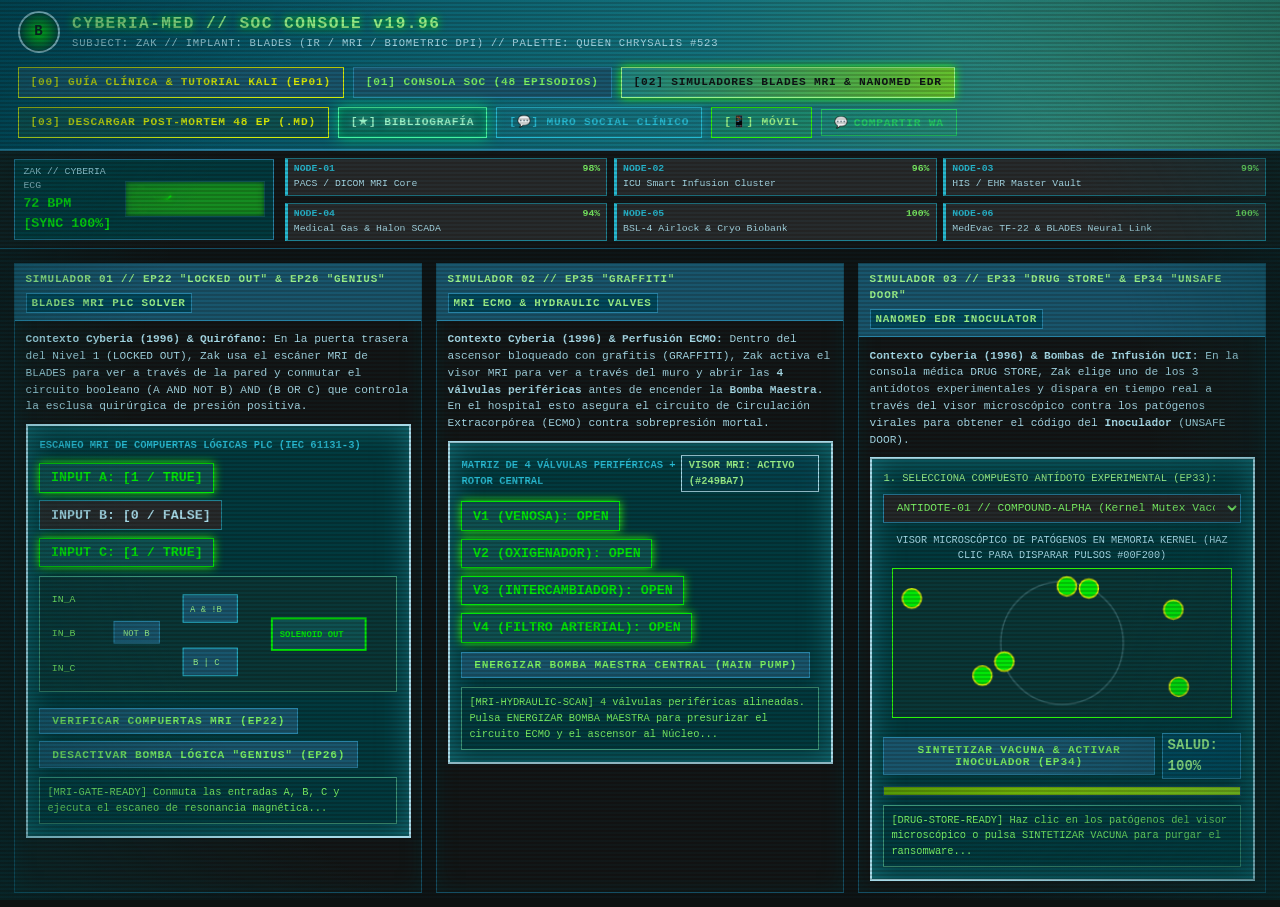
<file: simulators.html>
<!DOCTYPE html>
<html lang="es">
<head>
  <meta charset="UTF-8">
  <meta name="viewport" content="width=device-width, initial-scale=1.0">
  <title>CYBERIA-MED // SOC Console v19.96 — BLADES Neural &amp; IoMT Telemetry</title>

  <!-- METADATOS OPEN GRAPH Y TWITTER (PREVISUALIZACIÓN EN WHATSAPP Y REDES SOCIALES) -->
  <meta property="og:site_name" content="CYBERIA-MED // SOC Console v19.96">
  <meta property="og:type" content="website">
  <meta property="og:url" content="https://entregametusalas.uk/">
  <meta property="og:title" content="CYBERIA-MED // SOC Console &amp; Muro Clínico Pod NetAcad">
  <meta property="og:description" content="Instalación biotecnológica submarina Snocomm Lounge y consola de telemetría médica en tiempo real para 48 episodios clínicos y ciberseguridad hospitalaria.">
  <meta property="og:image" content="https://entregametusalas.uk/img/underwater_lounge_habitat.jpg">
  <meta property="og:image:secure_url" content="https://entregametusalas.uk/img/underwater_lounge_habitat.jpg">
  <meta property="og:image:type" content="image/jpeg">
  <meta property="og:image:width" content="1448">
  <meta property="og:image:height" content="1086">
  <meta property="og:image:alt" content="Cyberia Deep Habitat Lounge — Sala de Descanso y Meditación Submarina">
  <meta name="twitter:card" content="summary_large_image">
  <meta name="twitter:title" content="CYBERIA-MED // SOC Console &amp; Muro Clínico Pod NetAcad">
  <meta name="twitter:description" content="Instalación biotecnológica submarina Snocomm Lounge y consola de telemetría médica en tiempo real.">
  <meta name="twitter:image" content="https://entregametusalas.uk/img/underwater_lounge_habitat.jpg">
  <link rel="stylesheet" href="/css/chrysalis_medsoc.css">
</head>
<body>
  <div class="blades-crt-overlay" aria-hidden="true"></div>

  <!-- CABECERA GLOBAL DEL MEDICAL SOC -->
  <header class="medsoc-topbar">
    <div class="brand-block">
      <div class="blades-emblem" title="BLADES Biocybernetic Sensor v19.96">B</div>
      <div>
        <div class="brand-title">CYBERIA-MED // SOC CONSOLE v19.96</div>
        <div class="brand-subtitle">
          SUBJECT: ZAK // IMPLANT: BLADES (IR / MRI / BIOMETRIC DPI) // PALETTE: QUEEN CHRYSALIS #523
        </div>
      </div>
    </div>

    <nav class="top-nav-links" aria-label="Navegación Principal del SOC">
      <a href="/tutorial" id="btn-nav-tutorial" class="soc-btn " style="border-color: var(--iris-warning-high); color: var(--iris-warning-high);">
        [00] GUÍA CLÍNICA &amp; TUTORIAL KALI (EP01)
      </a>
      <a href="/" class="soc-btn ">
        [01] CONSOLA SOC (48 EPISODIOS)
      </a>
      <a href="/simulators" class="soc-btn active">
        [02] SIMULADORES BLADES MRI &amp; NANOMED EDR
      </a>
      <a href="/reports/postmortem-full-48.md" class="soc-btn soc-btn-warning">
        [03] DESCARGAR POST-MORTEM 48 EP (.MD)
      </a>
      <a href="/bibliografia" class="soc-btn nav-btn-bibliography ">
        [★] BIBLIOGRAFÍA
      </a>
      <a href="/muro" class="soc-btn nav-btn-feed " style="border-color: var(--bauble-cyan-bright); color: var(--bauble-cyan-bright);">
        [💬] MURO SOCIAL CLÍNICO
      </a>
      <a href="/mobile" class="soc-btn nav-btn-mobile" style="border-color: var(--magic-ring); color: var(--magic-highlight);" title="Versión móvil optimizada exclusiva para el feed">
        [📱] MÓVIL
      </a>
      <button type="button" id="btn-share-topbar-wa" class="soc-btn soc-btn-wa" title="Compartir consola y telemetría en WhatsApp">
        <span class="share-wa-icon" aria-hidden="true">💬</span> COMPARTIR WA
      </button>
    </nav>
  </header>

  <!-- FRANJA DE SIGNOS VITALES ECG (#00F200) Y 6 INDICADORES AZULES DE INTEGRIDAD (EP04 SKEET SHOOT) -->
  <section class="vitals-ribbon" aria-label="Telemetría de Signos Vitales y Nodos Críticos">
    <div class="ecg-monitor-box">
      <div>
        <div style="font-size: 0.7rem; color: var(--hud-glass-outline);">ZAK // CYBERIA ECG</div>
        <div id="live-bpm-readout" style="font-size: 0.95rem; font-weight: 700; color: var(--magic-pulse-core);">
          72 BPM [SYNC 100%]
        </div>
      </div>
      <canvas id="blades-ecg-canvas" class="ecg-canvas" width="165" height="38"></canvas>
    </div>

    <div class="nodes-six-grid" id="six-hull-nodes">
      
        <div class="hull-node-pill" title="EP04 SKEET SHOOT // Hull Shield 01 — Protocol: DICOM TLS / TCP 2762">
          <div class="node-id">
            <span>NODE-01</span>
            <span style="color: var(--magic-main);">98%</span>
          </div>
          <div class="node-name">PACS / DICOM MRI Core</div>
        </div>
      
        <div class="hull-node-pill" title="EP33 DRUG STORE // Nanomed Array — Protocol: IEEE 11073-20601">
          <div class="node-id">
            <span>NODE-02</span>
            <span style="color: var(--magic-main);">96%</span>
          </div>
          <div class="node-name">ICU Smart Infusion Cluster</div>
        </div>
      
        <div class="hull-node-pill" title="EP26 GENIUS // Conference Supercomputer — Protocol: HL7 FHIR R4 / MLLP">
          <div class="node-id">
            <span>NODE-03</span>
            <span style="color: var(--magic-main);">99%</span>
          </div>
          <div class="node-name">HIS / EHR Master Vault</div>
        </div>
      
        <div class="hull-node-pill" title="EP28 RED LIGHT // Halon Suppression — Protocol: Modbus/TCP & BACnet/IP">
          <div class="node-id">
            <span>NODE-04</span>
            <span style="color: var(--magic-main);">94%</span>
          </div>
          <div class="node-name">Medical Gas & Halon SCADA</div>
        </div>
      
        <div class="hull-node-pill" title="EP36-EP39 // Cryo & BSL-4 Core — Protocol: TPM 2.0 / OPC-UA">
          <div class="node-id">
            <span>NODE-05</span>
            <span style="color: var(--magic-main);">100%</span>
          </div>
          <div class="node-name">BSL-4 Airlock & Cryo Biobank</div>
        </div>
      
        <div class="hull-node-pill" title="EP12 STEAL PLANE & EP43 YOU WITH ME — Protocol: ARINC 653 / BCI Neural-TLS">
          <div class="node-id">
            <span>NODE-06</span>
            <span style="color: var(--magic-main);">100%</span>
          </div>
          <div class="node-name">MedEvac TF-22 & BLADES Neural Link</div>
        </div>
      
    </div>
  </section>

  <!-- OVERLAY LANDING PAGE: GUÍA CLÍNICA Y TUTORIAL KALI LINUX (SOBREPUESTA CON TRANSPARENCIA SOBRE NEGRO) -->
  <!-- OVERLAY LANDING PAGE: GUÍA CLÍNICA Y TUTORIAL KALI LINUX (SOBREPUESTA CON TRANSPARENCIA SOBRE NEGRO) -->
<div id="tutorial-overlay" class="tutorial-overlay-backdrop hidden" role="dialog" aria-modal="true" aria-label="Guía Clínica y Tutorial Kali Linux">
  <div class="tutorial-overlay-sheet">
    <!-- BARRA SUPERIOR DE CONTROL DEL OVERLAY -->
    <div class="tutorial-overlay-topbar">
      <div style="display: flex; align-items: center; gap: 0.5rem; flex-wrap: wrap;">
        <span class="hud-tag" style="background: var(--carapace-deep-1); color: var(--magic-highlight); font-weight: bold;">
          [00] GUÍA CLÍNICA &amp; TUTORIAL KALI (EP01)
        </span>
        <span class="hud-tag hud-tag-warning">
          INTRODUCCIÓN AL MEDICAL SOC // POD NETACAD
        </span>
        <span style="font-size: 0.72rem; color: var(--bauble-cyan-bright);">
          Manual de Operaciones White Hat &amp; Electricidad Hospitalaria
        </span>
      </div>
      <div style="display: flex; gap: 0.5rem; align-items: center; flex-wrap: wrap;">
        <button type="button" id="btn-close-tutorial-overlay" class="btn-enter-soc-from-tutorial soc-btn soc-btn-warning" style="font-size: 0.74rem; padding: 0.28rem 0.75rem; font-weight: bold;">
          ✕ CERRAR GUÍA E IR AL SOC [ESC]
        </button>
      </div>
    </div>

    <!-- CONTENEDOR DE LA GUÍA DIDÁCTICA -->
    <div class="tutorial-landing-container">
      <!-- HERO BANNER EDUCATIVO -->
      <section class="tutorial-hero-box">
        <div class="tutorial-hero-badge-row">
          <span class="hud-tag" style="background: var(--carapace-deep-1); color: var(--magic-highlight); font-weight: bold;">
            CYBERIA-MED // MANUAL DIDÁCTICO CLÍNICO
          </span>
          <span class="hud-tag hud-tag-warning">CISCO NETACAD MED-SEC POD</span>
          <span class="hud-tag" style="background: var(--iris-bg-deep-3); color: var(--bauble-cyan-bright);">
            ESTUDIANTES DE MEDICINA &amp; INGENIERÍA CLÍNICA
          </span>
        </div>

        <h1 class="tutorial-main-title">
          GUÍA PASO A PASO: DEFENDIENDO DISPOSITIVOS BIOMÉDICOS CON KALI LINUX
        </h1>
        <p class="tutorial-hero-subtitle">
          Aprende a ejecutar las operaciones defensivas del <strong>Episodio 1 (InfusionPump-ICU-01)</strong>, comprende la arquitectura de <strong>electricidad hospitalaria aislada</strong> y domina la metodología universal aplicable a los <strong>48 episodios</strong> de Cyberia.
        </p>

        <div class="tutorial-cta-bar">
          <button type="button" class="btn-enter-soc-from-tutorial soc-btn soc-btn-warning" style="font-size: 0.82rem; padding: 0.5rem 1rem;">
            ▶ IR A LA CONSOLA TÁCTICA (EPISODIO 1)
          </button>
          <a href="#tutorial-sandbox-practice" class="soc-btn" style="font-size: 0.82rem; padding: 0.5rem 1rem; text-decoration: none;">
            ⚡ PROBAR COMANDOS EN LA CONSOLA DEMO
          </a>
          <a href="#hospital-electrical-safety" class="soc-btn" style="font-size: 0.82rem; padding: 0.5rem 1rem; text-decoration: none;">
            🔌 ELECTRICIDAD HOSPITALARIA &amp; TABLEROS IT
          </a>
          <a href="#universal-48-methodology" class="soc-btn" style="font-size: 0.82rem; padding: 0.5rem 1rem; text-decoration: none;">
            🌐 PATRÓN UNIVERSAL EN LOS 48 NIVELES
          </a>
          <button type="button" class="soc-btn soc-btn-wa btn-share-tutorial-wa" style="font-size: 0.82rem; padding: 0.5rem 1rem;" title="Compartir esta guía en WhatsApp">
            <span class="share-wa-icon" aria-hidden="true">💬</span> COMPARTIR EN WHATSAPP
          </button>
        </div>
      </section>

      <!-- MÓDULO 1: ¿QUÉ ES UNA TERMINAL KALI LINUX PARA OPERACIONES WHITE HAT EN MEDICINA? -->
      <section class="soc-panel" id="white-hat-concept">
        <div class="soc-panel-header" style="background: linear-gradient(90deg, #00485C, #1A566D);">
          <span>MÓDULO 1 // KALI LINUX &amp; EL JURAMENTO HIPOCRÁTICO DE LA CIBERDEFENSA</span>
          <span class="ep-code-badge">FUNDAMENTOS WHITE HAT</span>
        </div>
        <div class="soc-panel-body">
          <div class="tutorial-columns-two">
            <div>
              <h3 style="color: var(--magic-highlight); font-size: 1.05rem; margin-bottom: 0.5rem;">
                El Bisturí Digital: ¿Por qué Kali Linux en un Hospital?
              </h3>
              <p style="font-size: 0.85rem; line-height: 1.6; color: var(--hud-glass-outline); margin-bottom: 0.75rem;">
                En la práctica médica, un cirujano utiliza el bisturí para extirpar tejido necrosado o descomprimir un hematoma, nunca para herir. De la misma manera, en ciberseguridad defensiva, <strong>Kali Linux</strong> es una distribución especializada repleta de instrumentos de diagnóstico de red.
              </p>
              <p style="font-size: 0.85rem; line-height: 1.6; color: var(--hud-glass-outline); margin-bottom: 0.75rem;">
                Un hacker <em>Black Hat</em> (sombrero negro) busca explotar puertos abiertos para infectar sistemas hospitalarios con ransomware (como el ataque real de WannaCry que colapsó ambulancias en el NHS británico). Por el contrario, un analista <strong>White Hat</strong> (hacker ético o médico defensor) utiliza la consola de comandos para auditar dispositivos, detectar vulnerabilidades y colocar torniquetes perimetrales antes de que el paciente sufra daño.
              </p>

              <div class="tutorial-alert-callout">
                <strong style="color: var(--magic-pulse-core);">EL JURAMENTO HIPOCRÁTICO DIGITAL: "Primum non nocere" (Primero no hacer daño)</strong>
                <p style="font-size: 0.8rem; margin-top: 0.25rem; color: #FFFFFF;">
                  A diferencia de servidores corporativos donde se puede reiniciar un equipo a voluntad, en una UCI o quirófano <strong>un comando imprudente puede apagar una bomba de fentanilo o desconectar un ventilador mecánico</strong>. Por eso, en nuestro simulador táctico todos los comandos de Kali Linux son no destructivos y de aislamiento quirúrgico estricto.
                </p>
              </div>
            </div>

            <div class="tutorial-card-highlight">
              <h4 style="color: var(--bauble-cyan-bright); font-size: 0.9rem; margin-bottom: 0.45rem;">
                COMPARATIVA CONCEPTUAL: MEDICINA VS CIBERDEFENSA
              </h4>
              <table class="tutorial-mini-table">
                <thead>
                  <tr>
                    <th>Práctica Médica</th>
                    <th>Operación White Hat (Kali Linux)</th>
                  </tr>
                </thead>
                <tbody>
                  <tr>
                    <td><strong>Auscultación con Estetoscopio</strong></td>
                    <td><code>nmap -sV -p &lt;puerto&gt;</code> (Escanear servicios expuestos)</td>
                  </tr>
                  <tr>
                    <td><strong>Torniquete Hemostático / Aislamiento</strong></td>
                    <td><code>iptables -A INPUT -j DROP</code> (Cortar paquetes atacantes)</td>
                  </tr>
                  <tr>
                    <td><strong>Antibiótico de Amplio Espectro</strong></td>
                    <td><code>./deploy_patch.sh</code> (Inoculación y actualización de firmware)</td>
                  </tr>
                  <tr>
                    <td><strong>Ficha Clínica y Auditoría Médico-Legal</strong></td>
                    <td><code>sha256sum &amp; Aegis9 Ledger</code> (Registro inmutable en blockchain)</td>
                  </tr>
                </tbody>
              </table>
            </div>
          </div>
        </div>
      </section>

      <!-- MÓDULO 2: ELECTRICIDAD HOSPITALARIA, TABLEROS AISLADOS (IT) & DISPOSITIVOS BIOMÉDICOS IoMT -->
      <section class="soc-panel" id="hospital-electrical-safety">
        <div class="soc-panel-header" style="background: linear-gradient(90deg, #1A566D, #0F5150);">
          <span>MÓDULO 2 // CONFIGURACIONES DE ELECTRICIDAD HOSPITALARIA &amp; RIESGO CIBER-FÍSICO</span>
          <span class="ep-code-badge">IEC 60364-7-710 / NFPA 99</span>
        </div>
        <div class="soc-panel-body">
          <p style="font-size: 0.85rem; line-height: 1.6; color: var(--hud-glass-outline); margin-bottom: 0.75rem;">
            Un médico intensivista o anestesiólogo no solo administra fármacos: comanda un ecosistema donde la <strong>energía eléctrica y la red de datos confluyen directamente en el cuerpo del paciente</strong>. Si la infraestructura eléctrica falla o es manipulada por malware, las consecuencias son letales.
          </p>

          <div class="tutorial-cards-triplet">
            <div class="tutorial-feature-card">
              <div class="feature-card-icon">⚡</div>
              <h4 style="color: var(--magic-highlight); font-size: 0.88rem;">1. Sistema IT Aislado Grado Médico</h4>
              <p style="font-size: 0.78rem; color: var(--hud-glass-outline); line-height: 1.5;">
                En quirófanos y UCI (Grupos de aplicación médica 2 según IEC 60364-7-710), la corriente <strong>no tiene referencia directa a tierra</strong>. Se usa un <em>Transformador de Aislamiento 1:1</em> y un <em>Monitor de Corriente de Fuga (LIM/DSI)</em>. ¿El motivo? Prevenir el <strong>microchoque cardíaco</strong>: corrientes tan minúsculas como <strong>10 a 50 microamperios (µA)</strong> conducidas a través de un catéter central o marcapasos provocan fibrilación ventricular instantánea.
              </p>
            </div>

            <div class="tutorial-feature-card">
              <div class="feature-card-icon">🔋</div>
              <h4 style="color: var(--bauble-cyan-bright); font-size: 0.88rem;">2. Redundancia Eléctrica y UPS Médica</h4>
              <p style="font-size: 0.78rem; color: var(--hud-glass-outline); line-height: 1.5;">
                Si se corta la red pública de 13.2 kV, los <strong>Grupos Electrógenos diésel</strong> arrancan automáticamente mediante transferencia (ATS) en <strong>menos de 10 segundos</strong>. Durante ese intervalo crítico, las <strong>UPS Online de Doble Conversión</strong> y las baterías internas de litio de las bombas de infusión sostienen el bombeo de drogas vasoactivas sin perder un solo milisegundo.
              </p>
            </div>

            <div class="tutorial-feature-card">
              <div class="feature-card-icon">⚠️</div>
              <h4 style="color: var(--iris-warning-high); font-size: 0.88rem;">3. El Vector de Ataque Ciber-Físico</h4>
              <p style="font-size: 0.78rem; color: var(--hud-glass-outline); line-height: 1.5;">
                Cuando un ciberataque compromete la bomba de infusión (como la vulnerabilidad <code>CVE-2027-0101</code> en el EP01), el atacante altera el microcontrolador del motor paso a paso. Esto <strong>quintuplica el consumo de corriente</strong>, sobrecalienta los circuitos, drena la batería de respaldo en minutos y altera los sensores piezoeléctricos de oclusión, inyectando una sobredosis descontrolada.
              </p>
            </div>
          </div>

          <!-- Esquema Visual SVG del Circuito Eléctrico y de Datos Hospitalario -->
          <div class="electrical-schematic-wrap" style="margin-top: 1rem;">
            <div style="font-size: 0.75rem; color: var(--bauble-cyan-bright); font-weight: 700; margin-bottom: 0.5rem; text-align: center;">
              DIAGRAMA CIBER-FÍSICO: ARQUITECTURA DE POTENCIA AISLADA Y FLUJO DE DATOS IoMT (EPISODIO 1)
            </div>
            <svg viewBox="0 0 980 180" style="width: 100%; height: auto; display: block; background: var(--bg-core); border: 1px solid var(--border-structural);">
              <!-- Bloque Red Externa -->
              <rect x="15" y="40" width="130" height="90" rx="4" fill="#00383B" stroke="#2B87AB" stroke-width="1.5" />
              <text x="80" y="65" fill="#83FF65" font-size="11" font-weight="bold" text-anchor="middle">RED COMERCIAL</text>
              <text x="80" y="85" fill="#B2E5F2" font-size="9.5" text-anchor="middle">13.2 kV / 50-60 Hz</text>
              <text x="80" y="105" fill="#FFC83B" font-size="8.5" text-anchor="middle">+ Generador Diésel</text>

              <!-- Flecha de potencia 1 -->
              <line x1="145" y1="85" x2="190" y2="85" stroke="#00F200" stroke-width="3" />
              <polygon points="190,85 180,80 180,90" fill="#00F200" />

              <!-- Bloque UPS Grado Médico -->
              <rect x="195" y="40" width="140" height="90" rx="4" fill="#00485C" stroke="#29C2DA" stroke-width="1.5" />
              <text x="265" y="65" fill="#83FF65" font-size="11" font-weight="bold" text-anchor="middle">UPS MÉDICA ONLINE</text>
              <text x="265" y="85" fill="#B2E5F2" font-size="9.5" text-anchor="middle">Doble Conversión</text>
              <text x="265" y="105" fill="#00F200" font-size="8.5" text-anchor="middle">Transferencia 0 ms</text>

              <!-- Flecha de potencia 2 -->
              <line x1="335" y1="85" x2="380" y2="85" stroke="#00F200" stroke-width="3" />
              <polygon points="380,85 370,80 370,90" fill="#00F200" />

              <!-- Bloque Transformador de Aislamiento IT -->
              <rect x="385" y="40" width="165" height="90" rx="4" fill="#0F5150" stroke="#00F200" stroke-width="2" />
              <text x="467" y="62" fill="#83FF65" font-size="11" font-weight="bold" text-anchor="middle">TABLERO AISLADO IT</text>
              <text x="467" y="80" fill="#FFFFFF" font-size="9" text-anchor="middle">Transformador 1:1 Galvánico</text>
              <text x="467" y="98" fill="#FBB034" font-size="8.5" text-anchor="middle">Monitor LIM (&lt; 2 mA fuga)</text>
              <text x="467" y="115" fill="#83FF65" font-size="8" text-anchor="middle">IEC 60364-7-710 / Pabellón</text>

              <!-- Flecha de potencia aislada -->
              <line x1="550" y1="85" x2="595" y2="85" stroke="#00F200" stroke-width="3" stroke-dasharray="6 3" />
              <polygon points="595,85 585,80 585,90" fill="#00F200" />

              <!-- Bloque Bomba de Infusión IoMT (Objetivo EP01) -->
              <rect x="600" y="30" width="180" height="110" rx="4" fill="#0E1111" stroke="#FBB034" stroke-width="2" />
              <text x="690" y="52" fill="#FBB034" font-size="11" font-weight="bold" text-anchor="middle">InfusionPump-ICU-01</text>
              <text x="690" y="70" fill="#B2E5F2" font-size="9" text-anchor="middle">IP: 10.19.96.01:8080</text>
              <text x="690" y="88" fill="#FF4444" font-size="8.5" font-weight="bold" text-anchor="middle">CVE-2027-0101 (SOBREDOSIS)</text>
              <text x="690" y="106" fill="#83FF65" font-size="8" text-anchor="middle">Motor paso a paso + Batería Li</text>
              <text x="690" y="124" fill="#00F200" font-size="8" text-anchor="middle">Flujo: 145 mL/h &rarr; 5 mL/h</text>

              <!-- Flecha a paciente -->
              <line x1="780" y1="85" x2="825" y2="85" stroke="#FF4444" stroke-width="2" />
              <polygon points="825,85 815,80 815,90" fill="#FF4444" />

              <!-- Bloque Paciente -->
              <rect x="830" y="45" width="135" height="80" rx="4" fill="#1A566D" stroke="#00F200" stroke-width="1.5" />
              <text x="897" y="72" fill="#83FF65" font-size="11" font-weight="bold" text-anchor="middle">PACIENTE EN UCI</text>
              <text x="897" y="90" fill="#FFFFFF" font-size="9" text-anchor="middle">Catéter Venoso Central</text>
              <text x="897" y="108" fill="#B2E5F2" font-size="8" text-anchor="middle">Seguro ante microchoques</text>
            </svg>
          </div>
        </div>
      </section>

      <!-- MÓDULO 3: TUTORIAL PASO A PASO // RESOLVIENDO EL EPISODIO 1 (InfusionPump-ICU-01) -->
      <section class="soc-panel" id="step-by-step">
        <div class="soc-panel-header" style="background: linear-gradient(90deg, #00485C, #409979);">
          <span>MÓDULO 3 // TUTORIAL PASO A PASO: COMANDOS DEL EPISODIO 1</span>
          <span class="ep-code-badge">KALI LINUX &amp; BASH STUDIO</span>
        </div>
        <div class="soc-panel-body">
          <div style="font-size: 0.85rem; color: var(--hud-glass-outline); margin-bottom: 1rem; line-height: 1.55;">
            El <strong>Episodio 1 ("Despertar Neuronal")</strong> presenta una bomba de infusión en la UCI con la dirección IP <code>10.19.96.01</code> y puerto <code>8080</code> comprometida mediante la vulnerabilidad <code>CVE-2027-0101</code>. El paciente está recibiendo una sobredosis letal de <strong>145 mL/h</strong>. Sigue este orden exacto de ejecución en la terminal táctica:
          </div>

          <!-- PASO 0 -->
          <div class="tutorial-step-row">
            <div class="step-badge-col">
              <span class="step-num-badge">PASO 0</span>
            </div>
            <div class="step-content-col">
              <h4 style="color: var(--iris-warning-high); font-size: 0.95rem;">
                💡 Orientación Táctica Inmediata: Tipea <code>pistas</code>
              </h4>
              <p style="font-size: 0.8rem; color: var(--hud-glass-outline); line-height: 1.5; margin: 0.35rem 0;">
                Si en cualquier momento estás desorientado, no sabes qué IP atacar o qué parámetros usar, simplemente escribe <strong><code>pistas</code></strong> en la consola Kali y presiona Enter.
              </p>
              <div class="code-snippet-box">
                <code>kali@cyberia-soc:~/pod-soc$ pistas</code>
                <button type="button" class="btn-copy-code soc-btn" data-copy="pistas" title="Copiar comando">📋 COPIAR</button>
              </div>
              <p style="font-size: 0.74rem; color: var(--bauble-cyan-bright); margin-top: 0.3rem;">
                <strong>Resultado:</strong> La consola imprimirá el activo (InfusionPump-ICU-01), el vector HL7, los rangos de dosis y los comandos recomendados para mitigar la emergencia.
              </p>
            </div>
          </div>

          <!-- PASO 1 -->
          <div class="tutorial-step-row">
            <div class="step-badge-col">
              <span class="step-num-badge">PASO 1</span>
            </div>
            <div class="step-content-col">
              <h4 style="color: var(--bauble-cyan-bright); font-size: 0.95rem;">
                🔍 Reconocimiento Clínico del Puerto IoMT con <code>nmap</code>
              </h4>
              <p style="font-size: 0.8rem; color: var(--hud-glass-outline); line-height: 1.5; margin: 0.35rem 0;">
                Ejecuta un escaneo de versión de servicio sobre el puerto <code>8080</code> del dispositivo médico para verificar el demonio vulnerable sin saturar el procesador de la bomba:
              </p>
              <div class="code-snippet-box">
                <code>kali@cyberia-soc:~/pod-soc$ nmap -sV -p 8080 10.19.96.01</code>
                <button type="button" class="btn-copy-code soc-btn" data-copy="nmap -sV -p 8080 10.19.96.01" title="Copiar comando">📋 COPIAR</button>
              </div>
              <p style="font-size: 0.74rem; color: var(--magic-main); margin-top: 0.3rem;">
                <strong>Significado Médico:</strong> Confirmamos que el servicio HL7-FHIR está expuesto en texto plano y no exige certificado TLS mutuo (mTLS).
              </p>
            </div>
          </div>

          <!-- PASO 2 -->
          <div class="tutorial-step-row">
            <div class="step-badge-col">
              <span class="step-num-badge">PASO 2</span>
            </div>
            <div class="step-content-col">
              <h4 style="color: var(--magic-highlight); font-size: 0.95rem;">
                🛡️ Aislamiento Perimetral Quirúrgico con <code>iptables</code>
              </h4>
              <p style="font-size: 0.8rem; color: var(--hud-glass-outline); line-height: 1.5; margin: 0.35rem 0;">
                Aplica una regla de filtrado en el gateway hospitalario para descartar de inmediato los paquetes de red maliciosos que inyectan los comandos de sobredosis, <strong>manteniendo la bomba energizada</strong>:
              </p>
              <div class="code-snippet-box">
                <code>kali@cyberia-soc:~/pod-soc$ iptables -A INPUT -p tcp --dport 8080 -j DROP</code>
                <button type="button" class="btn-copy-code soc-btn" data-copy="iptables -A INPUT -p tcp --dport 8080 -j DROP" title="Copiar comando">📋 COPIAR</button>
              </div>
              <p style="font-size: 0.74rem; color: var(--magic-main); margin-top: 0.3rem;">
                <strong>Significado Médico:</strong> Se detiene la llegada de paquetes de inyección remota. El paciente deja de recibir nuevas instrucciones de sobredosis.
              </p>
            </div>
          </div>

          <!-- PASO 3 -->
          <div class="tutorial-step-row">
            <div class="step-badge-col">
              <span class="step-num-badge">PASO 3</span>
            </div>
            <div class="step-content-col">
              <h4 style="color: var(--iris-warning-high); font-size: 0.95rem;">
                ⚡ Abrir "Bash Script Studio" [F2] y Ensamblar el Parche Clic a Clic
              </h4>
              <p style="font-size: 0.8rem; color: var(--hud-glass-outline); line-height: 1.5; margin: 0.35rem 0;">
                Presiona la tecla <strong>F2</strong> o el botón <strong>⚡ BASH SCRIPT STUDIO</strong> en la cabecera táctica. Se desplegará el taller de ensamble visual. <em>¡No necesitas tipear código bash desde cero!</em>
              </p>
              <div style="background: var(--bg-core); border: 1px solid var(--border-structural); padding: 0.65rem; margin: 0.4rem 0;">
                <div style="font-size: 0.76rem; color: var(--bauble-cyan-bright); font-weight: bold; margin-bottom: 0.35rem;">
                  CÓMO USAR LA PALETA CLICABLE DE PALABRAS:
                </div>
                <ul style="font-size: 0.75rem; color: var(--hud-glass-outline); line-height: 1.6; margin-left: 1rem;">
                  <li>Haz clic en <code>#!/bin/bash</code> para insertar la cabecera canónica.</li>
                  <li>Haz clic en <code>+ Bloque Aislamiento (iptables)</code> para insertar la contención perimetral con comentarios descriptivos auto-generados.</li>
                  <li>Haz clic en <code>+ Bloque Sanitización</code> y <code>+ Bloque mTLS</code> para asegurar el puerto de infusión.</li>
                  <li>O presiona directamente el botón <strong>PLANTILLA NETACAD</strong> o <strong>AUTORRELLENAR CANÓNICO</strong> para cargar el script completo perfectamente formateado.</li>
                </ul>
              </div>
              <div class="code-snippet-box">
                <code>kali@cyberia-soc:~/pod-soc$ ./deploy_patch.sh</code>
                <button type="button" class="btn-copy-code soc-btn" data-copy="./deploy_patch.sh" title="Copiar comando">📋 COPIAR</button>
              </div>
            </div>
          </div>

          <!-- PASO 4 -->
          <div class="tutorial-step-row">
            <div class="step-badge-col">
              <span class="step-num-badge">PASO 4</span>
            </div>
            <div class="step-content-col">
              <h4 style="color: var(--magic-pulse-core); font-size: 0.95rem;">
                ✅ Verificación de Telemetría Clínica &amp; Sello en Blockchain
              </h4>
              <p style="font-size: 0.8rem; color: var(--hud-glass-outline); line-height: 1.5; margin: 0.35rem 0;">
                Al pulsar <strong>▶ EJECUTAR SCRIPT EN TERMINAL</strong> o escribir <code>./deploy_patch.sh</code>:
              </p>
              <ul style="font-size: 0.76rem; color: var(--magic-main); line-height: 1.6; margin-left: 1rem;">
                <li>El sistema valida la sintaxis y los bloques requeridos (evitando falsas mitigaciones).</li>
                <li>La tasa de infusión regresa inmediatamente al estándar seguro de <strong>5.0 mL/h</strong>.</li>
                <li>La barra de <strong>Ghost Sync</strong> se eleva al <strong>100.0%</strong>.</li>
                <li>El sintetizador emite un <strong>tono armónico de éxito (880 Hz)</strong>.</li>
                <li>El parche queda sellado con un hash <strong>SHA-256</strong> en el <strong>Registro Cronológico Blockchain</strong> de Aegis-9.</li>
              </ul>
            </div>
          </div>
        </div>
      </section>

      <!-- MÓDULO 4: ¿POR QUÉ ESTE MÉTODO ES MUY SIMILAR EN LOS DEMÁS 47 NIVELES? -->
      <section class="soc-panel" id="universal-48-methodology">
        <div class="soc-panel-header" style="background: linear-gradient(90deg, #1A566D, #409979);">
          <span>MÓDULO 4 // EL PATRÓN UNIVERSAL EN LOS 48 NIVELES DE CYBERIA (ACTOS I AL VI)</span>
          <span class="ep-code-badge">SOC-MEDSEC REPETIBILITY</span>
        </div>
        <div class="soc-panel-body">
          <h3 style="color: var(--magic-highlight); font-size: 1rem; margin-bottom: 0.45rem;">
            Una Sola Doctrina Defensiva: Reconocer &rarr; Aislar &rarr; Inocular &rarr; Auditar
          </h3>
          <p style="font-size: 0.84rem; line-height: 1.6; color: var(--hud-glass-outline); margin-bottom: 0.85rem;">
            Una vez que domines los comandos del <strong>Episodio 1</strong>, ¡has aprendido el 90% de la lógica requerida para superar los <strong>47 episodios restantes</strong>! La interfaz, los atajos de teclado y la filosofía operativa se mantienen idénticos en todos los niveles:
          </p>

          <div class="tutorial-workflow-grid">
            <div class="workflow-card">
              <div class="workflow-step-tag">FASE 1: DIAGNÓSTICO</div>
              <h4 style="color: var(--bauble-cyan-bright); font-size: 0.84rem; margin: 0.3rem 0;">Reconocimiento IoMT</h4>
              <p style="font-size: 0.74rem; color: var(--hud-glass-outline); line-height: 1.45;">
                Tipear <code>pistas</code> para identificar la IP y puerto del dispositivo comprometido en el episodio actual, o usar <code>nmap -sV -p $PORT $TARGET_IP</code>.
              </p>
            </div>

            <div class="workflow-card">
              <div class="workflow-step-tag">FASE 2: AISLAMIENTO</div>
              <h4 style="color: var(--iris-warning-high); font-size: 0.84rem; margin: 0.3rem 0;">Contención Perimetral</h4>
              <p style="font-size: 0.74rem; color: var(--hud-glass-outline); line-height: 1.45;">
                Dropear el puerto atacado con <code>iptables</code> para detener la propagación del malware sin desconectar la energía eléctrica del paciente.
              </p>
            </div>

            <div class="workflow-card">
              <div class="workflow-step-tag">FASE 3: REMEDIACIÓN</div>
              <h4 style="color: var(--magic-highlight); font-size: 0.84rem; margin: 0.3rem 0;">Bash Script Studio [F2]</h4>
              <p style="font-size: 0.74rem; color: var(--hud-glass-outline); line-height: 1.45;">
                Abrir el constructor clicable, cargar la plantilla o presionar los bloques de solución rápida y ejecutar <code>./deploy_patch.sh</code>.
              </p>
            </div>

            <div class="workflow-card">
              <div class="workflow-step-tag">FASE 4: AUDITORÍA</div>
              <h4 style="color: var(--magic-pulse-core); font-size: 0.84rem; margin: 0.3rem 0;">Sello en Blockchain</h4>
              <p style="font-size: 0.74rem; color: var(--hud-glass-outline); line-height: 1.45;">
                Verificar que los signos vitales se estabilicen y que el bloque SHA-256 se incorpore al registro cronológico acumulado de Aegis-9.
              </p>
            </div>
          </div>

          <!-- Tabla de Ejemplos en Otros Actos de Cyberia -->
          <div style="margin-top: 1rem;">
            <div style="font-size: 0.76rem; color: var(--bauble-cyan-bright); font-weight: bold; margin-bottom: 0.4rem;">
              EJEMPLOS COMPARATIVOS DE ACTIVOS Y COMANDOS A LO LARGO DE LOS 6 ACTOS:
            </div>
            <table class="tutorial-mini-table">
              <thead>
                <tr>
                  <th>Acto &amp; Episodio</th>
                  <th>Activo Clínico / IoMT</th>
                  <th>Vector de Riesgo</th>
                  <th>Comando Equivalente</th>
                </tr>
              </thead>
              <tbody>
                <tr>
                  <td><strong>Acto I: EP01 (Rig)</strong></td>
                  <td>InfusionPump-ICU-01</td>
                  <td>Sobredosis letal HL7 (145 mL/h)</td>
                  <td><code>iptables -A INPUT -p tcp --dport 8080 -j DROP</code></td>
                </tr>
                <tr>
                  <td><strong>Acto I: EP12 (Rig Out)</strong></td>
                  <td>Bypass Cardiopulmonar ECMO</td>
                  <td>Embolia por cavitación de bomba</td>
                  <td><code>iptables -A INPUT -p tcp --dport 502 -j DROP</code> (Modbus)</td>
                </tr>
                <tr>
                  <td><strong>Acto II: EP22 (Locked Out)</strong></td>
                  <td>Presión Positiva en Quirófano</td>
                  <td>Contaminación aérea cruzada</td>
                  <td><code>sed -i 's/EXPLOIT/SAFE/g'</code> + Compuertas PLC</td>
                </tr>
                <tr>
                  <td><strong>Acto IV: EP35 (Graffiti)</strong></td>
                  <td>Telemetría de Marcapasos</td>
                  <td>Inyección de taquicardia ventricular</td>
                  <td><code>openssl s_client -connect 10.19.96.35:8443</code> (mTLS)</td>
                </tr>
                <tr>
                  <td><strong>Acto VI: EP48 (Devlin Orbit)</strong></td>
                  <td>SatCom GNSS &amp; Kill-Switch</td>
                  <td>Desconexión masiva de telemetría</td>
                  <td><code>systemctl restart iomt-sentinel-agent</code></td>
                </tr>
              </tbody>
            </table>
          </div>
        </div>
      </section>

      <!-- MÓDULO 5: CONSOLA DEMO INTERACTIVA EMBEBIDA (PRÁCTICA PREVIA) -->
      <section class="soc-panel" id="tutorial-sandbox-practice">
        <div class="soc-panel-header" style="background: linear-gradient(90deg, #00485C, #0F5150);">
          <span>MÓDULO 5 // CONSOLA DE ENTRENAMIENTO PREVIO (PRACTICA ANTES DE IR A LA CONSOLA SOC)</span>
          <span class="ep-code-badge">DEMO INTERACTIVA SANDBOX</span>
        </div>
        <div class="soc-panel-body">
          <p style="font-size: 0.8rem; color: var(--hud-glass-outline); margin-bottom: 0.65rem;">
            Prueba los comandos del Episodio 1 aquí mismo. Puedes hacer clic en los botones de acceso rápido o tipear directamente en el prompt y presionar <strong>Enter</strong>:
          </p>

          <div class="tutorial-interactive-terminal-box">
            <div class="tactical-term-topbar">
              <div class="term-dots">
                <span class="dot dot-red"></span>
                <span class="dot dot-yellow"></span>
                <span class="dot dot-green"></span>
              </div>
              <div class="term-title">kali@cyberia-soc: ~/netacad-pod/tutorial-sandbox</div>
              <div class="term-shortcut-pills">
                <button type="button" class="term-shortcut" id="demo-btn-pistas">💡 pistas</button>
                <button type="button" class="term-shortcut" id="demo-btn-nmap">nmap -sV -p 8080</button>
                <button type="button" class="term-shortcut" id="demo-btn-iptables">iptables -A DROP</button>
                <button type="button" class="term-shortcut" id="demo-btn-patch">./deploy_patch.sh</button>
                <button type="button" class="term-shortcut" id="demo-btn-clear">clear</button>
              </div>
            </div>

            <div class="tactical-term-body" id="demo-term-output" style="min-height: 180px; max-height: 260px;">
[KALI-INIT] Consola de práctica interactiva lista para el pod NetAcad.
Tipea 'pistas' para ver la información del Episodio 1 (InfusionPump-ICU-01)...
            </div>

            <div class="tactical-term-prompt-line">
              <span class="tactical-prompt-text">kali@cyberia-soc:~/pod-soc$</span>
              <input type="text" id="demo-cli-input" class="tactical-cli-input" autocomplete="off" spellcheck="false" placeholder="Tipea 'pistas', 'nmap', 'iptables' o './deploy_patch.sh'..." />
              <button type="button" id="demo-btn-send" class="soc-btn" style="padding: 0.2rem 0.6rem; font-size: 0.72rem;">ENVIAR</button>
            </div>
          </div>
        </div>
      </section>

      <!-- MÓDULO 6: GLOSARIO CLÍNICO-INFORMÁTICO -->
      <section class="soc-panel" id="glossary-section">
        <div class="soc-panel-header" style="background: linear-gradient(90deg, #1A566D, #00485C);">
          <span>MÓDULO 6 // GLOSARIO BILINGÜE: JERGA HACKER TRADUCIDA AL LENGUAJE MÉDICO</span>
          <span class="ep-code-badge">DICCIONARIO DE BIOSEGURIDAD</span>
        </div>
        <div class="soc-panel-body">
          <div class="tutorial-glossary-grid">
            <div class="glossary-item-card">
              <div class="glossary-tech-term">Port (Puerto de Red)</div>
              <div class="glossary-med-term">Canal Iónico o Receptor Farmacológico</div>
              <p class="glossary-desc">
                Compuerta lógica por donde entra o sale información. Si un puerto está abierto sin autenticación, es como un canal de sodio sin compuerta de inactivación.
              </p>
            </div>

            <div class="glossary-item-card">
              <div class="glossary-tech-term">CVE (Common Vulnerabilities and Exposures)</div>
              <div class="glossary-med-term">Código Diagnóstico CIE-11 / Etiología de Enfermedad</div>
              <p class="glossary-desc">
                Identificador universal de una falla de seguridad en el software del dispositivo médico (ej. <code>CVE-2027-0101</code>: inyección remota en bomba de infusión).
              </p>
            </div>

            <div class="glossary-item-card">
              <div class="glossary-tech-term">Firewall / iptables</div>
              <div class="glossary-med-term">Barrera Hematoencefálica / Apósitos Quirúrgicos</div>
              <p class="glossary-desc">
                Filtro perimetral que impide el paso de moléculas o paquetes no deseados manteniendo intacta la circulación general del sistema.
              </p>
            </div>

            <div class="glossary-item-card">
              <div class="glossary-tech-term">Zero Trust Architecture</div>
              <div class="glossary-med-term">Protocolo de Asepsia y Lavado Quirúrgico</div>
              <p class="glossary-desc">
                Principio que establece que nunca se debe confiar en ningún dispositivo dentro o fuera de la red sin verificar continuamente su identidad y credenciales.
              </p>
            </div>

            <div class="glossary-item-card">
              <div class="glossary-tech-term">Tablero Eléctrico de Aislamiento IT</div>
              <div class="glossary-med-term">Barrera Antifibrilación por Microchoques</div>
              <p class="glossary-desc">
                Transformador 1:1 que desacopla la red eléctrica de tierra para evitar que fugas de corriente &gt; 10 µA causen paro cardíaco al paciente en pabellón o UCI.
              </p>
            </div>

            <div class="glossary-item-card">
              <div class="glossary-tech-term">Ghost Sync</div>
              <div class="glossary-med-term">Índice de Simbiosis Vital y Sincronía Neuro-Implante</div>
              <p class="glossary-desc">
                Métrica que mide la integridad del implante biológico y la estabilidad del paciente. Al mitigar el ataque, se restablece al 100%.
              </p>
            </div>
          </div>
        </div>
      </section>

      <!-- CALL TO ACTION FINAL -->
      <section class="tutorial-cta-final-box">
        <h3 style="color: var(--magic-highlight); font-size: 1.15rem; margin-bottom: 0.35rem;">
          ¿Listo para Iniciar tu Primera Misión de Ciberdefensa Clínica?
        </h3>
        <p style="font-size: 0.85rem; color: var(--hud-glass-outline); max-width: 720px; margin: 0 auto 0.9rem auto; line-height: 1.5;">
          Entra a la Consola Principal de Cyberia, selecciona el <strong>Episodio 1</strong>, desciende al <strong>Sentinela Activo Aegis-9</strong> y aplica los comandos que acabas de aprender.
        </p>
        <div style="display: flex; justify-content: center; gap: 0.65rem; flex-wrap: wrap;">
          <button type="button" class="btn-enter-soc-from-tutorial soc-btn soc-btn-warning" style="font-size: 0.85rem; padding: 0.5rem 1.25rem; font-weight: bold;">
            ▶ ENTRAR AL SOC Y SALVAR LA BOMBA DE INFUSIÓN (EP01)
          </button>
          <button type="button" class="btn-enter-soc-from-tutorial soc-btn" style="font-size: 0.85rem; padding: 0.5rem 1.25rem;">
            ✕ EXPLORAR LA CONSOLA SOC (48 EPISODIOS)
          </button>
          <a href="/reports/episode/1.md" class="soc-btn" style="font-size: 0.85rem; padding: 0.5rem 1.25rem; text-decoration: none;">
            📋 DESCARGAR BOLETÍN FORENSE EP01 (.MD)
          </a>
          <a href="/bibliografia" class="soc-btn nav-btn-bibliography" style="font-size: 0.85rem; padding: 0.5rem 1.25rem; text-decoration: none;">
            [★] BIBLIOGRAFÍA &amp; CRÉDITOS
          </a>
        </div>
      </section>
    </div>
  </div>
</div>

<!-- SCRIPT INTERACTIVO DEL TUTORIAL (SANDBOX DEMO, COPIADO Y CONTROL DEL OVERLAY) -->
<script>
  (function() {
    // 1. Control del Overlay (Apertura / Cierre y Persistencia de Sesión)
    const overlay = document.getElementById('tutorial-overlay');
    const path = window.location.pathname;
    const isExplicitTutorialUrl = (path === '/tutorial' || path === '/landing' || path === '/guia');

    // Comprobar si el usuario ya vio/cerró la guía durante su navegación en el sitio
    let alreadyDismissed = false;
    try {
      alreadyDismissed = sessionStorage.getItem('cyberia_tutorial_dismissed') === 'true';
    } catch (e) {}

    // Si ya fue cerrada y no se abrió explícitamente por URL de tutorial, ocultar de inmediato
    if (overlay && alreadyDismissed && !isExplicitTutorialUrl) {
      overlay.classList.add('hidden');
      document.body.style.overflow = '';
    } else if (overlay && !overlay.classList.contains('hidden')) {
      document.body.style.overflow = 'hidden';
    }

    window.closeTutorialOverlay = function() {
      if (!overlay) return;
      overlay.classList.add('hidden');
      document.body.style.overflow = '';
      try {
        sessionStorage.setItem('cyberia_tutorial_dismissed', 'true');
      } catch (e) {}
    };

    window.openTutorialOverlay = function() {
      if (!overlay) return;
      overlay.classList.remove('hidden');
      overlay.scrollTop = 0;
      document.body.style.overflow = 'hidden';
    };

    // Botones de cierre dentro del overlay
    document.querySelectorAll('.btn-enter-soc-from-tutorial').forEach(btn => {
      btn.addEventListener('click', function(e) {
        e.preventDefault();
        window.closeTutorialOverlay();
      });
    });

    // Cerrar al hacer clic en el fondo negro (backdrop) fuera del sheet
    if (overlay) {
      overlay.addEventListener('click', function(e) {
        if (e.target === overlay) {
          window.closeTutorialOverlay();
        }
      });
    }

    // Tecla ESC para cerrar el overlay
    window.addEventListener('keydown', function(e) {
      if (e.key === 'Escape' && overlay && !overlay.classList.contains('hidden')) {
        window.closeTutorialOverlay();
      }
    });

    // Enlace en el navbar: [00] GUÍA CLÍNICA (Apertura explícita a demanda)
    const navBtn = document.getElementById('btn-nav-tutorial');
    if (navBtn) {
      navBtn.addEventListener('click', function(e) {
        e.preventDefault();
        window.openTutorialOverlay();
      });
    }

    // Banner de bienvenida en la consola
    const bannerBtn = document.getElementById('btn-banner-open-tutorial');
    if (bannerBtn) {
      bannerBtn.addEventListener('click', function(e) {
        e.preventDefault();
        window.openTutorialOverlay();
      });
    }

    // Al hacer clic en otros enlaces de navegación (ej. Muro social, Simuladores, Bibliografía), marcar como dismissed
    document.querySelectorAll('.top-nav-links a:not(#btn-nav-tutorial)').forEach(link => {
      link.addEventListener('click', function() {
        try {
          sessionStorage.setItem('cyberia_tutorial_dismissed', 'true');
        } catch (e) {}
      });
    });

    // 2. Manejador de Copiado de Código
    document.querySelectorAll('.btn-copy-code').forEach(btn => {
      btn.addEventListener('click', function() {
        const textToCopy = this.getAttribute('data-copy');
        if (textToCopy && navigator.clipboard) {
          navigator.clipboard.writeText(textToCopy).then(() => {
            const originalText = this.textContent;
            this.textContent = '✓ COPIADO';
            this.style.background = 'var(--magic-main)';
            this.style.color = '#0E1111';
            setTimeout(() => {
              this.textContent = originalText;
              this.style.background = '';
              this.style.color = '';
            }, 1800);
          }).catch(err => {
            console.error('Error al copiar:', err);
          });
        }
      });
    });

    // 3. Mini Terminal Demo de Práctica
    const demoTerm = document.getElementById('demo-term-output');
    const demoInput = document.getElementById('demo-cli-input');
    const demoSend = document.getElementById('demo-btn-send');

    function appendDemoOutput(text, isCmd = false) {
      if (!demoTerm) return;
      const line = document.createElement('div');
      if (isCmd) {
        line.style.color = 'var(--magic-highlight)';
        line.style.fontWeight = 'bold';
        line.textContent = `kali@cyberia-soc:~/pod-soc$ ${text}`;
      } else {
        line.style.color = 'var(--bauble-cyan-bright)';
        line.textContent = text;
      }
      demoTerm.appendChild(line);
      demoTerm.scrollTop = demoTerm.scrollHeight;
    }

    function executeDemoCommand(cmdStr) {
      const clean = (cmdStr || '').trim();
      if (!clean) return;
      appendDemoOutput(clean, true);

      const lower = clean.toLowerCase();
      if (lower === 'clear') {
        if (demoTerm) demoTerm.innerHTML = '';
        return;
      }

      if (lower === 'pistas') {
        appendDemoOutput(`[💡 PISTAS TÁCTICAS // EP01 - InfusionPump-ICU-01]
- Objetivo Remoto: 10.19.96.01 en puerto 8080 (HL7-FHIR REST API sin TLS).
- Estado: SOBREDOSIS ACTIVA (145 mL/h). Riesgo inminente de parada cardíaca.
- Plan de Acción Recomendado:
  1. Reconocimiento: nmap -sV -p 8080 10.19.96.01
  2. Aislamiento:    iptables -A INPUT -p tcp --dport 8080 -j DROP
  3. Despliegue:    ./deploy_patch.sh (O usa F2 en la consola SOC)`);
      } else if (lower.startsWith('nmap')) {
        appendDemoOutput(`Starting Nmap 7.94 ( https://nmap.org ) at 2027-SOC-AUDIT
Nmap scan report for 10.19.96.01 (InfusionPump-ICU-01.local)
PORT     STATE SERVICE      VERSION
8080/tcp open  http-hl7fhir InfusionPump-Firmware v1.4.2 [UNAUTHENTICATED]
|_ http-title: Baxter-ICU Telemetry Node (VULNERABLE: CVE-2027-0101)
Nmap done: 1 IP address (1 host up) scanned in 0.42 seconds`);
      } else if (lower.startsWith('iptables')) {
        appendDemoOutput(`[IPTABLES-APPLIED] Regla insertada en la cadena INPUT:
  target: DROP, prot: tcp, dport: 8080, in: eth0
[FIREWALL-OK] Paquetes de sobredosis remota bloqueados en el gateway. Bomba energizada y aislada.`);
      } else if (lower.includes('deploy_patch') || lower === './deploy_patch.sh') {
        appendDemoOutput(`[EXEC] ./deploy_patch.sh --target 10.19.96.01 --cve CVE-2027-0101
========================================================================
[1/4] PREVENCIÓN:          Zero-Trust ACL instalada en VLAN Médica 96.
[2/4] DETECCIÓN:            Regla Suricata DPI activada para puertos HL7.
[3/4] MITIGACIÓN:           Sanitización de actuador PLC y mTLS forzado.
[4/4] INCIDENT RESPONSE:   Agente Aegis9 reiniciado. Firma de telemetría OK.
========================================================================
[STATUS: MITIGADO] Tasa de infusión normalizada a 5.0 mL/h.
[GHOST SYNC: 100.0%] Bloque sellado en Blockchain con hash SHA-256.`);
      } else if (lower === 'help') {
        appendDemoOutput(`Comandos disponibles en esta demo:
- pistas                       : Orientación táctica y parámetros recomendados
- nmap -sV -p 8080 10.19.96.01 : Escanear puerto de infusión
- iptables -A ...              : Aislar paquetes maliciosos
- ./deploy_patch.sh            : Simular ejecución del script de mitigación
- clear                        : Limpiar pantalla`);
      } else {
        appendDemoOutput(`Comando '${clean}' recibido en el sandbox.
💡 Tipea 'pistas' para ver los comandos recomendados del Episodio 1.`);
      }

      if (window.TacticalGame && window.TacticalGame.playBeep) {
        window.TacticalGame.playBeep(620, 0.08, 'sine');
      }
    }

    if (demoInput) {
      demoInput.addEventListener('keydown', function(e) {
        if (e.key === 'Enter') {
          e.preventDefault();
          executeDemoCommand(this.value);
          this.value = '';
        }
      });
    }

    if (demoSend && demoInput) {
      demoSend.addEventListener('click', function() {
        executeDemoCommand(demoInput.value);
        demoInput.value = '';
        demoInput.focus();
      });
    }

    // Botones rápidos del sandbox demo
    const quickButtons = [
      { id: 'demo-btn-pistas', cmd: 'pistas' },
      { id: 'demo-btn-nmap', cmd: 'nmap -sV -p 8080 10.19.96.01' },
      { id: 'demo-btn-iptables', cmd: 'iptables -A INPUT -p tcp --dport 8080 -j DROP' },
      { id: 'demo-btn-patch', cmd: './deploy_patch.sh' },
      { id: 'demo-btn-clear', cmd: 'clear' }
    ];

    quickButtons.forEach(qb => {
      const el = document.getElementById(qb.id);
      if (el) {
        el.addEventListener('click', () => {
          executeDemoCommand(qb.cmd);
        });
      }
    });
  })();
</script>


  <main class="simulators-grid">
  <!-- SIMULADOR 1: EP22 LOCKED OUT (BLADES MRI LOGIC GATE SOLVER) & EP26 GENIUS -->
  <section class="soc-panel" id="sim-locked-out">
    <div class="soc-panel-header">
      <span>SIMULADOR 01 // EP22 "LOCKED OUT" &amp; EP26 "GENIUS"</span>
      <span class="ep-code-badge">BLADES MRI PLC SOLVER</span>
    </div>
    <div class="soc-panel-body">
      <p style="font-size: 0.8rem; color: var(--hud-glass-outline); margin-bottom: 0.65rem;">
        <strong>Contexto Cyberia (1996) &amp; Quirófano:</strong> En la puerta trasera del Nivel 1 (<code>LOCKED OUT</code>), Zak usa el escáner MRI de BLADES para ver a través de la pared y conmutar el circuito booleano <code>(A AND NOT B) AND (B OR C)</code> que controla la esclusa quirúrgica de presión positiva.
      </p>

      <div class="mri-viewport">
        <div style="font-size: 0.75rem; color: var(--bauble-cyan-bright); font-weight: 700; margin-bottom: 0.4rem;">
          ESCANEO MRI DE COMPUERTAS LÓGICAS PLC (IEC 61131-3)
        </div>
        <div class="logic-switch-row">
          <button type="button" class="gate-node-btn active-high" id="btn-gate-a" data-state="true">
            INPUT A: [1 / TRUE]
          </button>
          <button type="button" class="gate-node-btn" id="btn-gate-b" data-state="false">
            INPUT B: [0 / FALSE]
          </button>
          <button type="button" class="gate-node-btn active-high" id="btn-gate-c" data-state="true">
            INPUT C: [1 / TRUE]
          </button>
        </div>

        <svg viewBox="0 0 360 115" style="width: 100%; background: var(--iris-bg-deep-2); border: 1px solid var(--carapace-deep-3); margin-bottom: 0.65rem;">
          <text x="12" y="25" fill="#83FF65" font-size="10">IN_A</text>
          <text x="12" y="60" fill="#83FF65" font-size="10">IN_B</text>
          <text x="12" y="95" fill="#83FF65" font-size="10">IN_C</text>

          <rect x="75" y="45" width="46" height="22" fill="#1A566D" stroke="#2B87AB" />
          <text x="84" y="60" fill="#A4FF8E" font-size="9">NOT B</text>

          <rect x="145" y="18" width="55" height="28" fill="#1A566D" stroke="#29C2DA" />
          <text x="152" y="35" fill="#A4FF8E" font-size="9">A &amp; !B</text>

          <rect x="145" y="72" width="55" height="28" fill="#1A566D" stroke="#29C2DA" />
          <text x="155" y="89" fill="#A4FF8E" font-size="9">B | C</text>

          <rect x="235" y="42" width="95" height="32" fill="#0F5150" stroke="#00F200" stroke-width="2" />
          <text x="243" y="61" fill="#00F200" font-size="9" font-weight="bold">SOLENOID OUT</text>
        </svg>

        <div style="display: flex; gap: 0.5rem; flex-wrap: wrap;">
          <button type="button" class="soc-btn" id="btn-run-mri-gates">
            VERIFICAR COMPUERTAS MRI (EP22)
          </button>
          <button type="button" class="soc-btn" id="btn-run-genius-defuse">
            DESACTIVAR BOMBA LÓGICA "GENIUS" (EP26)
          </button>
        </div>

        <pre id="mri-gate-output" class="code-terminal" style="margin-top: 0.65rem;">[MRI-GATE-READY] Conmuta las entradas A, B, C y ejecuta el escaneo de resonancia magnética...</pre>
      </div>
    </div>
  </section>

  <!-- SIMULADOR 2: EP35 GRAFFITI (MRI HYDRAULIC & ECMO VALVE ALIGNER) -->
  <section class="soc-panel" id="sim-graffiti">
    <div class="soc-panel-header">
      <span>SIMULADOR 02 // EP35 "GRAFFITI"</span>
      <span class="ep-code-badge">MRI ECMO &amp; HYDRAULIC VALVES</span>
    </div>
    <div class="soc-panel-body">
      <p style="font-size: 0.8rem; color: var(--hud-glass-outline); margin-bottom: 0.65rem;">
        <strong>Contexto Cyberia (1996) &amp; Perfusión ECMO:</strong> Dentro del ascensor bloqueado con grafitis (<code>GRAFFITI</code>), Zak activa el visor MRI para ver a través del muro y abrir las <strong>4 válvulas periféricas</strong> antes de encender la <strong>Bomba Maestra</strong>. En el hospital esto asegura el circuito de Circulación Extracorpórea (ECMO) contra sobrepresión mortal.
      </p>

      <div class="mri-viewport">
        <div style="display: flex; justify-content: space-between; align-items: center; margin-bottom: 0.5rem;">
          <span style="font-size: 0.75rem; color: var(--bauble-cyan-bright); font-weight: 700;">
            MATRIZ DE 4 VÁLVULAS PERIFÉRICAS + ROTOR CENTRAL
          </span>
          <span id="graffiti-mri-badge" class="hud-tag">VISOR MRI: ACTIVO (#249BA7)</span>
        </div>

        <div class="valve-grid">
          <button type="button" class="gate-node-btn active-high valve-toggle" data-valve="0" data-open="true">
            V1 (VENOSA): OPEN
          </button>
          <button type="button" class="gate-node-btn active-high valve-toggle" data-valve="1" data-open="true">
            V2 (OXIGENADOR): OPEN
          </button>
          <button type="button" class="gate-node-btn active-high valve-toggle" data-valve="2" data-open="true">
            V3 (INTERCAMBIADOR): OPEN
          </button>
          <button type="button" class="gate-node-btn active-high valve-toggle" data-valve="3" data-open="true">
            V4 (FILTRO ARTERIAL): OPEN
          </button>
        </div>

        <div style="margin-top: 0.65rem; display: flex; gap: 0.5rem;">
          <button type="button" class="soc-btn" id="btn-engage-main-pump">
            ENERGIZAR BOMBA MAESTRA CENTRAL (MAIN PUMP)
          </button>
        </div>

        <pre id="graffiti-valve-output" class="code-terminal" style="margin-top: 0.65rem;">[MRI-HYDRAULIC-SCAN] 4 válvulas periféricas alineadas. Pulsa ENERGIZAR BOMBA MAESTRA para presurizar el circuito ECMO y el ascensor al Núcleo...</pre>
      </div>
    </div>
  </section>

  <!-- SIMULADOR 3: EP33 DRUG STORE & EP34 UNSAFE DOOR (NANOMEDICINE EDR INOCULATOR) -->
  <section class="soc-panel" id="sim-drug-store">
    <div class="soc-panel-header">
      <span>SIMULADOR 03 // EP33 "DRUG STORE" &amp; EP34 "UNSAFE DOOR"</span>
      <span class="ep-code-badge">NANOMED EDR INOCULATOR</span>
    </div>
    <div class="soc-panel-body">
      <p style="font-size: 0.8rem; color: var(--hud-glass-outline); margin-bottom: 0.65rem;">
        <strong>Contexto Cyberia (1996) &amp; Bombas de Infusión UCI:</strong> En la consola médica <code>DRUG STORE</code>, Zak elige uno de los 3 antídotos experimentales y dispara en tiempo real a través del visor microscópico contra los patógenos virales para obtener el código del <strong>Inoculador</strong> (<code>UNSAFE DOOR</code>).
      </p>

      <div class="mri-viewport">
        <div class="filter-controls">
          <label for="nanomed-compound-select" style="font-size: 0.75rem; color: var(--magic-highlight);">
            1. SELECCIONA COMPUESTO ANTÍDOTO EXPERIMENTAL (EP33):
          </label>
          <select id="nanomed-compound-select" class="soc-select">
            <option value="ANTIDOTE-01">ANTIDOTE-01 // COMPOUND-ALPHA (Kernel Mutex Vaccine)</option>
            <option value="ANTIDOTE-02">ANTIDOTE-02 // COMPOUND-BETA (DICOM Buffer Shield)</option>
            <option value="ANTIDOTE-03">ANTIDOTE-03 // COMPOUND-GAMMA (Neuro-Nanobot Purge)</option>
          </select>
        </div>

        <div style="text-align: center; margin: 0.6rem 0;">
          <div style="font-size: 0.73rem; color: var(--hud-glass-outline); margin-bottom: 0.3rem;">
            VISOR MICROSCÓPICO DE PATÓGENOS EN MEMORIA KERNEL (HAZ CLIC PARA DISPARAR PULSOS #00F200)
          </div>
          <canvas id="nanomed-microscope-canvas" width="320" height="140" style="background: var(--iris-bg-deep-2); border: 1px solid var(--magic-ring); cursor: crosshair; width: 100%; max-width: 340px;"></canvas>
        </div>

        <div style="display: flex; justify-content: space-between; align-items: center; gap: 0.5rem;">
          <button type="button" class="soc-btn" id="btn-run-inoculator">
            SINTETIZAR VACUNA &amp; ACTIVAR INOCULADOR (EP34)
          </button>
          <span id="nanomed-vital-badge" class="ep-code-badge">SALUD: 100%</span>
        </div>

        <div class="horn-progress-track" style="margin-top: 0.5rem;">
          <div id="nanomed-purge-bar" class="horn-progress-bar" style="width: 100%;"></div>
        </div>

        <pre id="nanomed-inoculator-output" class="code-terminal" style="margin-top: 0.65rem;">[DRUG-STORE-READY] Haz clic en los patógenos del visor microscópico o pulsa SINTETIZAR VACUNA para purgar el ransomware...</pre>
      </div>
    </div>
  </section>
</main>

<script src="/js/simulators_hud.js"></script>


  <!-- MODAL HUB PARA COMPARTIR EN WHATSAPP -->
  <div id="cyberia-wa-modal" class="cyberia-modal-overlay" style="display: none;" aria-hidden="true" role="dialog" aria-label="Compartir en WhatsApp">
    <div class="cyberia-modal-content">
      <div class="cyberia-modal-header">
        <div style="display: flex; align-items: center; gap: 0.5rem;">
          <span style="font-size: 1.1rem;" aria-hidden="true">💬</span>
          <strong style="color: #25D366; letter-spacing: 0.5px;">COMPARTIR EN WHATSAPP // CYBERIA HUB</strong>
        </div>
        <button type="button" class="cyberia-modal-close" aria-label="Cerrar ventana">&times;</button>
      </div>
      <div class="cyberia-modal-body">
        <p style="font-size: 0.78rem; color: var(--hud-glass-outline); margin-top: 0; margin-bottom: 0.85rem;">
          Selecciona la sección del Pod Clínico que deseas transmitir directamente a tus contactos o grupos de WhatsApp:
        </p>
        <div class="wa-share-grid">
          <button type="button" class="wa-share-card-btn" data-share-target="console">
            <div class="wa-share-card-icon">🌐</div>
            <div class="wa-share-card-info">
              <div class="wa-share-card-title">CONSOLA SOC PRINCIPAL</div>
              <div class="wa-share-card-desc">Plataforma central interactiva y los 48 episodios clínicos</div>
            </div>
            <div class="wa-share-card-arrow">↗</div>
          </button>

          <button type="button" class="wa-share-card-btn" data-share-target="episode">
            <div class="wa-share-card-icon">🎧</div>
            <div class="wa-share-card-info">
              <div class="wa-share-card-title">EPISODIO EN CURSO</div>
              <div class="wa-share-card-desc">Telemetría, vulnerabilidad CVE y los 4 pilares del episodio activo</div>
            </div>
            <div class="wa-share-card-arrow">↗</div>
          </button>

          <button type="button" class="wa-share-card-btn" data-share-target="feed">
            <div class="wa-share-card-icon">📡</div>
            <div class="wa-share-card-info">
              <div class="wa-share-card-title">MURO SOCIAL CLÍNICO</div>
              <div class="wa-share-card-desc">Transmisión P2P en tiempo real de comentarios, hallazgos y debates</div>
            </div>
            <div class="wa-share-card-arrow">↗</div>
          </button>

          <button type="button" class="wa-share-card-btn" data-share-target="sentinel">
            <div class="wa-share-card-icon">🛡️</div>
            <div class="wa-share-card-info">
              <div class="wa-share-card-title">SENTINEL AEGIS-9</div>
              <div class="wa-share-card-desc">Misión táctica de mitigación, defensa hospitalaria y killchain</div>
            </div>
            <div class="wa-share-card-arrow">↗</div>
          </button>

          <button type="button" class="wa-share-card-btn" data-share-target="tutorial">
            <div class="wa-share-card-icon">⚡</div>
            <div class="wa-share-card-info">
              <div class="wa-share-card-title">METODOLOGÍA 48 PASOS</div>
              <div class="wa-share-card-desc">Guía clínica, seguridad de transformadores LIM y simuladores</div>
            </div>
            <div class="wa-share-card-arrow">↗</div>
          </button>
        </div>
      </div>
    </div>
  </div>

  <script src="/js/sentinel_tactical_game.js"></script>
  <script src="/js/cyberia_console.js"></script>
  <script src="/js/clinical_feed.js"></script>
</body>
</html>
</file>
<file: css/chrysalis_medsoc.css>
/* ==========================================================================
   CYBERIA-MED // SOC Console v19.96
   Design System: ULTIMATE QUEEN CHRYSALIS (MLP Vector Club #523)
   Clinical Telemetry, BLADES MRI Scanner & Life-Support Terminal Stylesheet
   ========================================================================== */

:root {
  /* 1. Fondos Clínicos Oscuros (Coat) */
  --bg-core: #0E1111;
  --bg-panel: #121312;
  --bg-surface-shadow: #252525;
  --bg-surface: #292929;
  --bg-elevated: #3D3E3D;

  /* 2. Estructura de Ventanas y Navegación (Mane, Tail, Armor & Carapace) */
  --border-structural: #164E62;
  --panel-header: #1A566D;
  --panel-header-border: #2B87AB;
  --carapace-grad-start: #218984;
  --carapace-grad-end: #6CC929;
  --carapace-deep-1: #00485C;
  --carapace-deep-2: #14747E;
  --carapace-deep-3: #409979;
  --bauble-cyan-fill: #218595;
  --bauble-cyan-bright: #29C2DA;

  /* 3. Alertas Bio-Digitales, Escáner MRI y Telemetría Activa (Magic, Horn & Iris) */
  --magic-pulse-core: #00F200;
  --magic-ring: #30FF00;
  --magic-main: #83FF65;
  --magic-highlight: #A4FF8E;
  --horn-grad-start: #5B9E00;
  --horn-grad-end: #9DE209;
  --horn-grad: linear-gradient(90deg, #5B9E00 0%, #9DE209 100%);
  --iris-warning-high: #E7F800;
  --iris-warning-mid: #AEF504;
  --iris-bg-deep-1: #00383B;
  --iris-bg-deep-2: #093534;
  --iris-bg-deep-3: #0F5150;

  /* 4. Capas Translúcidas / HUD (Wings) */
  --hud-glass-outline: #B2E5F2;
  --hud-glass-fill-light: rgba(36, 155, 167, 0.6); /* #249BA7 */
  --hud-glass-fill-dark: rgba(12, 82, 106, 0.3);  /* #0C526A */

  /* Scrollbar & Native UI Theming (Modern Web Guidance Best Practices) */
  --scrollbar-thumb: #2B87AB;
  --scrollbar-track: #121312;
  color-scheme: dark;
  accent-color: var(--magic-pulse-core);
}

/* Selección de texto y barras de desplazamiento estándar */
::selection {
  background-color: var(--magic-pulse-core);
  color: var(--bg-core);
}

* {
  box-sizing: border-box;
  margin: 0;
  padding: 0;
}

html, body {
  background-color: var(--bg-core);
  color: var(--magic-main);
  font-family: 'Courier New', 'JetBrains Mono', 'Fira Code', monospace;
  font-size: 14px;
  line-height: 1.5;
  min-height: 100vh;
  overflow-x: hidden;
  scrollbar-color: var(--scrollbar-thumb) var(--scrollbar-track);
  scrollbar-width: thin;
}

@supports not (scrollbar-color: auto) {
  ::-webkit-scrollbar {
    width: 10px;
    height: 10px;
  }
  ::-webkit-scrollbar-thumb {
    background: var(--scrollbar-thumb);
  }
  ::-webkit-scrollbar-track {
    background: var(--scrollbar-track);
  }
}

/* ==========================================================================
   ANIMACIONES @KEYFRAMES BIO-DIGITALES Y RADAR BLADES
   ========================================================================== */

@keyframes chrysalis-magic-pulse {
  0% {
    box-shadow: 0 0 4px var(--magic-pulse-core), inset 0 0 4px var(--magic-pulse-core);
    border-color: var(--magic-pulse-core);
  }
  33% {
    box-shadow: 0 0 10px var(--magic-ring), inset 0 0 6px var(--magic-ring);
    border-color: var(--magic-ring);
  }
  66% {
    box-shadow: 0 0 14px var(--magic-main), inset 0 0 8px var(--magic-main);
    border-color: var(--magic-highlight);
  }
  100% {
    box-shadow: 0 0 4px var(--magic-pulse-core), inset 0 0 4px var(--magic-pulse-core);
    border-color: var(--magic-pulse-core);
  }
}

@keyframes mri-scanline-sweep {
  0% {
    transform: translateY(-100%);
  }
  100% {
    transform: translateY(1000%);
  }
}

@keyframes warning-beacon {
  0%, 100% {
    color: var(--iris-warning-high);
    border-color: var(--iris-warning-high);
  }
  50% {
    color: var(--iris-warning-mid);
    border-color: var(--panel-header-border);
  }
}

/* ==========================================================================
   OVERLAY CRT / MRI SCANNER
   ========================================================================== */

.blades-crt-overlay {
  pointer-events: none;
  position: fixed;
  inset: 0;
  z-index: 9999;
  background:
    linear-gradient(
      rgba(12, 82, 106, 0.08) 50%,
      rgba(14, 17, 17, 0.22) 50%
    ),
    radial-gradient(
      circle at center,
      transparent 65%,
      rgba(0, 56, 59, 0.45) 100%
    );
  background-size: 100% 4px, 100% 100%;
}

/* ==========================================================================
   CABECERA SUPERIOR DE TELEMETRÍA Y SOPORTE VITAL
   ========================================================================== */

.medsoc-topbar {
  background: linear-gradient(90deg, var(--carapace-deep-1) 0%, var(--carapace-deep-2) 55%, var(--carapace-deep-3) 100%);
  border-bottom: 2px solid var(--panel-header-border);
  padding: 0.75rem 1.25rem;
  display: flex;
  flex-wrap: wrap;
  align-items: center;
  justify-content: space-between;
  gap: 1rem;
  box-shadow: 0 4px 16px rgba(0, 0, 0, 0.75);
}

.brand-block {
  display: flex;
  align-items: center;
  gap: 0.9rem;
}

.blades-emblem {
  width: 42px;
  height: 42px;
  border-radius: 50%;
  background: radial-gradient(circle, var(--magic-pulse-core) 0%, var(--iris-bg-deep-1) 75%);
  border: 2px solid var(--hud-glass-outline);
  animation: chrysalis-magic-pulse 3s infinite ease-in-out;
  display: grid;
  place-items: center;
  font-weight: 700;
  color: var(--bg-core);
}

.brand-title {
  font-size: 1.15rem;
  font-weight: 700;
  letter-spacing: 1.5px;
  color: var(--magic-highlight);
  text-shadow: 0 0 8px var(--magic-pulse-core);
}

.brand-subtitle {
  font-size: 0.75rem;
  color: var(--hud-glass-outline);
  letter-spacing: 0.8px;
}

.top-nav-links {
  display: flex;
  align-items: center;
  gap: 0.65rem;
  flex-wrap: wrap;
}

.soc-btn {
  background-color: var(--panel-header);
  color: var(--magic-main);
  border: 1px solid var(--panel-header-border);
  padding: 0.45rem 0.85rem;
  font-family: inherit;
  font-size: 0.8rem;
  font-weight: 700;
  text-transform: uppercase;
  text-decoration: none;
  letter-spacing: 0.8px;
  cursor: pointer;
  transition: all 0.18s ease;
  display: inline-flex;
  align-items: center;
  gap: 0.4rem;
}

.soc-btn:hover,
.soc-btn:focus-visible,
.soc-btn.active {
  background: linear-gradient(90deg, var(--carapace-grad-start), var(--carapace-grad-end));
  color: var(--bg-core);
  border-color: var(--magic-highlight);
  box-shadow: 0 0 10px var(--magic-ring);
}

.soc-btn-warning {
  background-color: var(--iris-bg-deep-3);
  border-color: var(--iris-warning-high);
  color: var(--iris-warning-high);
}

/* ==========================================================================
   FRANJA DE SIGNOS VITALES ECG Y 6 INDICADORES AZULES (EP04 SKEET SHOOT)
   ========================================================================== */

.vitals-ribbon {
  background-color: var(--bg-panel);
  border-bottom: 1px solid var(--border-structural);
  padding: 0.5rem 1rem;
  display: grid;
  grid-template-columns: 260px minmax(0, 1fr);
  gap: 0.75rem;
  align-items: center;
  max-width: 100vw;
}

.ecg-monitor-box {
  background-color: var(--iris-bg-deep-1);
  border: 1px solid var(--panel-header-border);
  padding: 0.35rem 0.6rem;
  display: flex;
  align-items: center;
  justify-content: space-between;
  gap: 0.5rem;
  min-width: 0;
}

.episode-location-grid {
  display: grid;
  grid-template-columns: repeat(2, minmax(0, 1fr));
  gap: 0.65rem;
  font-size: 0.78rem;
  margin-top: 0.5rem;
}

.episode-location-grid > div {
  min-width: 0;
  overflow-wrap: anywhere;
}

.act-report-grid {
  display: grid;
  grid-template-columns: repeat(auto-fit, minmax(80px, 1fr));
  gap: 0.35rem;
  margin-top: 0.2rem;
}

.ecg-canvas {
  width: 140px;
  height: 36px;
  background-color: var(--iris-bg-deep-2);
  border: 1px solid var(--iris-bg-deep-3);
  flex-shrink: 0;
}

.nodes-six-grid {
  display: grid;
  grid-template-columns: repeat(6, minmax(0, 1fr));
  gap: 0.45rem;
  min-width: 0;
}

.hull-node-pill {
  background-color: var(--bg-surface);
  border: 1px solid var(--bauble-cyan-fill);
  border-left: 3px solid var(--bauble-cyan-bright);
  padding: 0.25rem 0.45rem;
  font-size: 0.7rem;
  min-width: 0;
}

.hull-node-pill .node-id {
  color: var(--bauble-cyan-bright);
  font-weight: 700;
  display: flex;
  justify-content: space-between;
  gap: 0.25rem;
}

.hull-node-pill .node-name {
  color: var(--hud-glass-outline);
  white-space: nowrap;
  overflow: hidden;
  text-overflow: ellipsis;
}

/* ==========================================================================
   GRILLA PRINCIPAL DEL MEDICAL SOC (3 COLUMNAS FLUIDAS SIN DESBORDAMIENTO)
   ========================================================================== */

.medsoc-grid {
  display: grid;
  grid-template-columns: minmax(240px, 280px) minmax(0, 1fr) minmax(240px, 285px);
  gap: 0.85rem;
  padding: 0.85rem 1rem;
  width: 100%;
  max-width: 100vw;
  align-items: start;
}

.soc-panel {
  background-color: var(--bg-panel);
  border: 1px solid var(--border-structural);
  display: flex;
  flex-direction: column;
  box-shadow: inset 0 0 20px rgba(0, 56, 59, 0.35);
  min-width: 0;
  max-width: 100%;
}

.soc-panel-header {
  background-color: var(--panel-header);
  border-bottom: 1px solid var(--panel-header-border);
  padding: 0.5rem 0.75rem;
  font-weight: 700;
  font-size: 0.78rem;
  letter-spacing: 0.8px;
  color: var(--magic-highlight);
  text-transform: uppercase;
  display: flex;
  flex-wrap: wrap;
  justify-content: space-between;
  align-items: center;
  gap: 0.4rem;
  min-width: 0;
}

.soc-panel-body {
  padding: 0.75rem;
  flex: 1;
  overflow-y: auto;
  min-width: 0;
  max-width: 100%;
}

/* ==========================================================================
   SIDEBAR DE 48 EPISODIOS Y BUSCADOR SIEM
   ========================================================================== */

.filter-controls {
  display: flex;
  flex-direction: column;
  gap: 0.5rem;
  margin-bottom: 0.75rem;
}

.soc-input,
.soc-select {
  width: 100%;
  background-color: var(--bg-surface-shadow);
  color: var(--magic-main);
  border: 1px solid var(--panel-header-border);
  padding: 0.45rem 0.6rem;
  font-family: inherit;
  font-size: 0.8rem;
}

.soc-input::placeholder {
  color: var(--hud-glass-outline);
  opacity: 0.65;
}

.soc-input:focus,
.soc-select:focus {
  outline: none;
  border-color: var(--magic-pulse-core);
  box-shadow: 0 0 8px var(--magic-ring);
}

.episode-list {
  display: flex;
  flex-direction: column;
  gap: 0.45rem;
  max-height: calc(100vh - 310px);
  overflow-y: auto;
  padding-right: 0.25rem;
}

.episode-card-item {
  background-color: var(--bg-surface);
  border: 1px solid var(--bg-elevated);
  border-left: 3px solid var(--bauble-cyan-fill);
  padding: 0.55rem 0.65rem;
  cursor: pointer;
  transition: all 0.15s ease;
  text-align: left;
  width: 100%;
  color: var(--magic-main);
  font-family: inherit;
}

.episode-card-item:hover,
.episode-card-item.active {
  background-color: var(--iris-bg-deep-2);
  border-color: var(--magic-ring);
  border-left: 4px solid var(--magic-pulse-core);
  box-shadow: 0 0 10px rgba(48, 255, 0, 0.25);
}

.episode-card-top {
  display: flex;
  justify-content: space-between;
  align-items: center;
  font-size: 0.75rem;
  margin-bottom: 0.2rem;
}

.ep-code-badge {
  background-color: var(--carapace-deep-1);
  color: var(--magic-highlight);
  border: 1px solid var(--panel-header-border);
  padding: 0.05rem 0.35rem;
  font-weight: 700;
}

.ep-node-badge {
  color: var(--bauble-cyan-bright);
  font-weight: 700;
}

.ep-card-title {
  font-size: 0.82rem;
  font-weight: 700;
  color: var(--hud-glass-outline);
}

/* ==========================================================================
   VISOR CENTRAL BLADES Y LOS 4 PILARES DE CIBERSEGURIDAD CLÍNICA
   ========================================================================== */

.blades-hud-banner {
  background: linear-gradient(135deg, var(--iris-bg-deep-1) 0%, var(--iris-bg-deep-3) 100%);
  border: 1px solid var(--hud-glass-outline);
  padding: 1rem;
  margin-bottom: 1rem;
  position: relative;
}

.blades-hud-meta {
  display: flex;
  flex-wrap: wrap;
  gap: 0.5rem;
  margin-bottom: 0.5rem;
}

.hud-tag {
  background-color: var(--hud-glass-fill-dark);
  border: 1px solid var(--hud-glass-outline);
  color: var(--magic-highlight);
  padding: 0.15rem 0.5rem;
  font-size: 0.74rem;
  font-weight: 700;
}

.hud-tag-warning {
  border-color: var(--iris-warning-high);
  color: var(--iris-warning-high);
}

.spoiler-chronicle-box {
  background-color: var(--bg-surface-shadow);
  border: 1px solid var(--panel-header-border);
  border-left: 4px solid var(--bauble-cyan-bright);
  padding: 0.85rem;
  margin-bottom: 1rem;
}

.spoiler-chronicle-box h3 {
  color: var(--bauble-cyan-bright);
  font-size: 0.85rem;
  margin-bottom: 0.4rem;
  text-transform: uppercase;
}

.pillars-four-grid {
  display: grid;
  grid-template-columns: repeat(2, minmax(0, 1fr));
  gap: 0.75rem;
  margin-bottom: 1rem;
  min-width: 0;
}

.pillar-card {
  background-color: var(--bg-surface);
  border: 1px solid var(--border-structural);
  padding: 0.75rem;
  display: flex;
  flex-direction: column;
  gap: 0.4rem;
  min-width: 0;
  max-width: 100%;
  overflow-wrap: anywhere;
}

.pillar-card h4 {
  font-size: 0.78rem;
  text-transform: uppercase;
  color: var(--magic-highlight);
  border-bottom: 1px solid var(--bg-elevated);
  padding-bottom: 0.35rem;
  display: flex;
  flex-wrap: wrap;
  justify-content: space-between;
  gap: 0.3rem;
}

.cvss-pill {
  background-color: var(--iris-bg-deep-1);
  color: var(--iris-warning-high);
  border: 1px solid var(--iris-warning-high);
  padding: 0.05rem 0.4rem;
  font-size: 0.72rem;
}

.code-terminal {
  background-color: var(--iris-bg-deep-1);
  border: 1px solid var(--carapace-deep-3);
  color: var(--magic-main);
  padding: 0.5rem;
  font-size: 0.74rem;
  max-width: 100%;
  overflow-x: auto;
  white-space: pre-wrap;
  word-break: break-word;
  overflow-wrap: anywhere;
}

.horn-progress-track {
  width: 100%;
  height: 10px;
  background-color: var(--bg-core);
  border: 1px solid var(--border-structural);
  overflow: hidden;
  margin-top: 0.25rem;
}

.horn-progress-bar {
  height: 100%;
  background: var(--horn-grad);
  width: 100%;
  transition: width 0.35s ease;
}

/* ==========================================================================
   SIMULADORES INTERACTIVOS (EP22 LOCKED OUT, EP35 GRAFFITI, EP33 DRUG STORE)
   ========================================================================== */

.simulators-grid {
  display: grid;
  grid-template-columns: repeat(auto-fit, minmax(min(100%, 20rem), 1fr));
  gap: 1rem;
  padding: 1rem;
  max-width: 100vw;
}

.mri-viewport {
  background-color: var(--iris-bg-deep-1);
  border: 2px solid var(--hud-glass-outline);
  box-shadow: inset 0 0 30px var(--hud-glass-fill-light);
  padding: 0.85rem;
  position: relative;
  min-width: 0;
  max-width: 100%;
}

.logic-switch-row,
.valve-grid {
  display: flex;
  flex-wrap: wrap;
  gap: 0.55rem;
  margin: 0.65rem 0;
}

.gate-node-btn {
  background-color: var(--bg-surface);
  color: var(--hud-glass-outline);
  border: 1px solid var(--bauble-cyan-fill);
  padding: 0.45rem 0.75rem;
  font-family: inherit;
  font-weight: 700;
  cursor: pointer;
}

.gate-node-btn.active-high {
  background-color: var(--iris-bg-deep-3);
  color: var(--magic-pulse-core);
  border-color: var(--magic-pulse-core);
  box-shadow: 0 0 10px var(--magic-ring);
}

/* ==========================================================================
   SENTINELA NATIVO AEGIS9CYBERBRAINEDR & PIPELINE DE PARCHES EN ORDEN
   ========================================================================== */

#aegis9-sentinel-panel,
.sentinel-aegis-box {
  grid-column: 1 / -1;
  width: 100%;
  box-sizing: border-box;
  background: linear-gradient(180deg, var(--iris-bg-deep-1) 0%, var(--bg-panel) 100%);
  border: 2px solid var(--magic-ring);
  box-shadow: 0 0 16px rgba(0, 242, 0, 0.18);
  margin-top: 1rem;
  min-width: 0;
}

.sentinel-status-bar {
  display: flex;
  flex-wrap: wrap;
  justify-content: space-between;
  align-items: center;
  gap: 0.5rem;
  background-color: var(--carapace-deep-1);
  border-bottom: 1px solid var(--panel-header-border);
  padding: 0.45rem 0.75rem;
  font-size: 0.73rem;
  overflow-wrap: anywhere;
  width: 100%;
  box-sizing: border-box;
}

.patch-sequence-grid {
  display: grid;
  grid-template-columns: repeat(4, minmax(0, 1fr));
  gap: 0.65rem;
  margin: 0.65rem 0;
  min-width: 0;
  width: 100%;
  box-sizing: border-box;
}

@media (max-width: 1100px) {
  .patch-sequence-grid {
    grid-template-columns: repeat(2, minmax(0, 1fr));
  }
}

@media (max-width: 640px) {
  .patch-sequence-grid {
    grid-template-columns: 1fr;
  }
}

.patch-step-card {
  background-color: var(--bg-surface);
  border: 1px solid var(--border-structural);
  border-top: 3px solid var(--magic-pulse-core);
  padding: 0.6rem;
  display: flex;
  flex-direction: column;
  gap: 0.3rem;
  font-size: 0.74rem;
  min-width: 0;
  max-width: 100%;
  overflow-wrap: anywhere;
}

.patch-order-header {
  display: flex;
  flex-wrap: wrap;
  justify-content: space-between;
  align-items: center;
  gap: 0.25rem;
  font-weight: 700;
}

.patch-class-badge {
  padding: 0.1rem 0.4rem;
  font-size: 0.68rem;
  font-weight: 700;
  border: 1px solid currentColor;
  background-color: var(--iris-bg-deep-1);
  white-space: nowrap;
}

.patch-ledger-table-wrap {
  max-height: 210px;
  width: 100%;
  max-width: 100%;
  overflow-x: auto;
  overflow-y: auto;
  border: 1px solid var(--border-structural);
  background-color: var(--bg-core);
  margin-top: 0.5rem;
}

.patch-ledger-table {
  width: 100%;
  border-collapse: collapse;
  font-size: 0.72rem;
  table-layout: fixed;
}

.patch-ledger-table th {
  background-color: var(--panel-header);
  color: var(--magic-highlight);
  text-align: left;
  padding: 0.35rem 0.45rem;
  position: sticky;
  top: 0;
  border-bottom: 1px solid var(--panel-header-border);
  overflow-wrap: anywhere;
}

.patch-ledger-table td {
  padding: 0.35rem 0.45rem;
  border-bottom: 1px solid var(--bg-elevated);
  color: var(--hud-glass-outline);
  overflow-wrap: anywhere;
  word-break: break-word;
}

.patch-ledger-table tr:hover td {
  background-color: var(--iris-bg-deep-2);
}

/* ==========================================================================
   BREAKPOINTS RESPONSIVOS MULTIPANTALLA (LAPTOP / MONITOR / TABLET)
   ========================================================================== */

@media (max-width: 1400px) {
  .medsoc-grid {
    grid-template-columns: minmax(230px, 265px) minmax(0, 1fr);
  }
  /* La tercera columna (Topología y Exportación) pasa abajo a ancho completo en 2 columnas */
  .medsoc-grid > aside:last-of-type {
    grid-column: 1 / -1;
  }
  .medsoc-grid > aside:last-of-type > .soc-panel-body {
    display: grid;
    grid-template-columns: repeat(auto-fit, minmax(min(100%, 260px), 1fr));
    gap: 0.85rem;
    align-items: start;
  }
  .nodes-six-grid {
    grid-template-columns: repeat(3, minmax(0, 1fr));
  }
}

@media (max-width: 980px) {
  .vitals-ribbon {
    grid-template-columns: 1fr;
  }
  .medsoc-grid {
    grid-template-columns: 1fr;
  }
  .nodes-six-grid {
    grid-template-columns: repeat(2, minmax(0, 1fr));
  }
  .pillars-four-grid,
  .patch-sequence-grid {
    grid-template-columns: 1fr;
  }
}

@media (max-width: 640px) {
  .episode-location-grid {
    grid-template-columns: 1fr;
  }
  .ecg-monitor-box {
    align-items: stretch;
    flex-direction: column;
  }
  .ecg-canvas {
    width: 100%;
    height: auto;
    aspect-ratio: 165 / 38;
  }
}

/* ==========================================================================
   SECCIÓN 2: VIDEOJUEGO DE PARCHES INTERACTIVO // NITE TEAM 4 & KALI LINUX
   Diseño de Consola Táctica Hospitalaria para Pods NetAcad
   ========================================================================== */

.tactical-mission-panel {
  background: var(--bg-core);
  border: 1px solid var(--carapace-deep-1);
  padding: 0.75rem;
  margin: 0.65rem 0;
  box-shadow: inset 0 0 16px rgba(0, 0, 0, 0.75);
}

.tactical-header-bar {
  display: flex;
  justify-content: space-between;
  align-items: center;
  flex-wrap: wrap;
  gap: 0.5rem;
  padding-bottom: 0.5rem;
  border-bottom: 1px solid var(--iris-bg-deep-3);
  margin-bottom: 0.65rem;
}

.tactical-target-hud {
  display: grid;
  grid-template-columns: 1fr 1fr;
  gap: 0.75rem;
  background: var(--iris-bg-deep-1);
  border: 1px solid var(--border-structural);
  padding: 0.6rem 0.8rem;
  margin-bottom: 0.65rem;
}

.target-asset-meta {
  display: flex;
  flex-direction: column;
  gap: 0.35rem;
}

.target-vitals-readout {
  display: flex;
  flex-direction: column;
  gap: 0.4rem;
  justify-content: center;
}

.vital-item {
  display: flex;
  align-items: center;
  justify-content: space-between;
  gap: 0.5rem;
}

.vital-label {
  font-size: 0.69rem;
  color: var(--hud-glass-outline);
  font-weight: 700;
}

.vital-value {
  font-size: 0.78rem;
  font-weight: bold;
  font-family: 'SF Mono', Monaco, monospace;
}

.tactical-sync-meter {
  flex: 1;
  height: 10px;
  background: var(--bg-core);
  border: 1px solid var(--carapace-deep-3);
  overflow: hidden;
  position: relative;
}

.tactical-sync-fill {
  height: 100%;
  background: var(--horn-grad);
  transition: width 0.35s ease, background 0.35s ease;
}

/* Ventana de Consola Terminal Kali */
.tactical-terminal-window {
  background: var(--bg-core);
  border: 1px solid var(--panel-header-border);
  box-shadow: 0 4px 14px rgba(0, 0, 0, 0.6);
  display: flex;
  flex-direction: column;
  margin-bottom: 0.65rem;
}

.tactical-term-topbar {
  background: var(--panel-header);
  padding: 0.35rem 0.65rem;
  display: flex;
  align-items: center;
  justify-content: space-between;
  font-size: 0.72rem;
  color: var(--hud-glass-outline);
  gap: 0.5rem;
  flex-wrap: wrap;
}

.term-dots {
  display: flex;
  gap: 0.3rem;
}

.dot {
  width: 9px;
  height: 9px;
  border-radius: 50%;
  display: inline-block;
}

.dot-red { background: #FF4444; }
.dot-yellow { background: var(--iris-warning-high); }
.dot-green { background: var(--magic-pulse-core); }

.term-title {
  font-family: 'SF Mono', Monaco, monospace;
  font-weight: 700;
  color: var(--magic-highlight);
}

.term-shortcut-pills {
  display: flex;
  gap: 0.3rem;
  flex-wrap: wrap;
}

.term-shortcut {
  background: var(--iris-bg-deep-2);
  border: 1px solid var(--bauble-cyan-fill);
  color: var(--bauble-cyan-bright);
  padding: 0.1rem 0.35rem;
  font-size: 0.65rem;
  cursor: pointer;
  border-radius: 2px;
  user-select: none;
  font-family: monospace;
}

.term-shortcut:hover {
  background: var(--bauble-cyan-bright);
  color: var(--bg-core);
}

.tactical-term-body {
  padding: 0.65rem;
  font-family: 'SF Mono', Monaco, Consolas, 'Courier New', monospace;
  font-size: 0.74rem;
  line-height: 1.45;
  color: var(--magic-main);
  min-height: 160px;
  max-height: 250px;
  overflow-y: auto;
  white-space: pre-wrap;
  word-break: break-all;
  background: radial-gradient(circle at center, #0F2228 0%, #080D0E 100%);
  border-bottom: 1px solid var(--border-structural);
}

.tactical-term-prompt-line {
  display: flex;
  align-items: center;
  gap: 0.4rem;
  padding: 0.45rem 0.65rem;
  background: var(--bg-panel);
}

.tactical-prompt-text {
  font-family: 'SF Mono', Monaco, monospace;
  font-size: 0.73rem;
  color: var(--magic-highlight);
  white-space: nowrap;
}

.tactical-cli-input {
  flex: 1;
  background: transparent;
  border: 1px solid transparent;
  color: var(--magic-pulse-core);
  font-family: 'SF Mono', Monaco, monospace;
  font-size: 0.76rem;
  outline: none;
  padding: 0.2rem 0.3rem;
}

.tactical-cli-input:focus {
  border-bottom: 1px solid var(--bauble-cyan-bright);
}

/* Cajón del BASH SCRIPT STUDIO */
.tactical-script-studio-drawer {
  background: var(--iris-bg-deep-2);
  border: 1px solid var(--iris-warning-high);
  padding: 0.65rem;
  margin-bottom: 0.65rem;
  animation: fadeInTacticalStudio 0.25s ease-out;
}

@keyframes fadeInTacticalStudio {
  from { opacity: 0; transform: translateY(-6px); }
  to { opacity: 1; transform: translateY(0); }
}

.script-studio-header {
  display: flex;
  justify-content: space-between;
  align-items: center;
  padding-bottom: 0.4rem;
  border-bottom: 1px solid var(--carapace-deep-3);
  margin-bottom: 0.5rem;
}

.studio-builder-grid {
  display: grid;
  grid-template-columns: 1fr 1fr;
  gap: 0.65rem;
}

.studio-module-selector {
  display: flex;
  flex-direction: column;
  gap: 0.4rem;
  background: var(--bg-core);
  border: 1px solid var(--border-structural);
  padding: 0.5rem;
}

.studio-checkbox-label {
  display: flex;
  align-items: flex-start;
  gap: 0.4rem;
  font-size: 0.7rem;
  color: var(--magic-main);
  cursor: pointer;
  line-height: 1.3;
}

.studio-checkbox-label code {
  color: var(--bauble-cyan-bright);
  background: var(--iris-bg-deep-1);
  padding: 0.05rem 0.25rem;
  display: block;
  margin-top: 0.15rem;
  font-size: 0.66rem;
}

.studio-script-editor-wrap {
  display: flex;
  flex-direction: column;
}

.tactical-script-textarea {
  width: 100%;
  height: 220px;
  background: var(--bg-core);
  border: 1px solid var(--panel-header-border);
  color: var(--magic-highlight);
  font-family: 'SF Mono', Monaco, Consolas, monospace;
  font-size: 0.72rem;
  line-height: 1.4;
  padding: 0.5rem;
  resize: vertical;
  outline: none;
  box-sizing: border-box;
}

.tactical-script-textarea:focus {
  border-color: var(--magic-ring);
}

/* Paleta de Palabras y Componentes Clicables del Script Studio */
.script-token-palette-box {
  background: var(--bg-core);
  border: 1px solid var(--border-structural);
  padding: 0.55rem;
  display: flex;
  flex-direction: column;
  gap: 0.45rem;
  max-height: 280px;
  overflow-y: auto;
}

.token-category-group {
  display: flex;
  flex-direction: column;
  gap: 0.25rem;
}

.token-category-title {
  font-size: 0.67rem;
  font-weight: 700;
  text-transform: uppercase;
  letter-spacing: 0.5px;
}

.token-pills-row {
  display: flex;
  flex-wrap: wrap;
  gap: 0.25rem;
}

.script-word-token {
  background: var(--iris-bg-deep-2);
  border: 1px solid var(--border-structural);
  color: var(--magic-highlight);
  font-family: 'SF Mono', Monaco, monospace;
  font-size: 0.68rem;
  padding: 0.15rem 0.42rem;
  border-radius: 2px;
  cursor: pointer;
  user-select: none;
  transition: all 0.12s ease;
  white-space: nowrap;
}

.script-word-token:hover {
  transform: translateY(-1px);
  box-shadow: 0 0 6px rgba(41, 194, 218, 0.4);
}

.script-word-token:active {
  transform: translateY(1px);
}

.token-cmd {
  color: var(--bauble-cyan-bright);
  border-color: var(--bauble-cyan-fill);
}
.token-cmd:hover {
  background: var(--bauble-cyan-fill);
  color: var(--bg-core);
}

.token-flag {
  color: var(--iris-warning-high);
  border-color: var(--iris-warning-mid);
}
.token-flag:hover {
  background: var(--iris-warning-high);
  color: var(--bg-core);
}

.token-var {
  color: var(--magic-pulse-core);
  border-color: var(--magic-ring);
}
.token-var:hover {
  background: var(--magic-pulse-core);
  color: var(--bg-core);
}

.token-ctrl {
  color: var(--magic-highlight);
  border-color: var(--carapace-deep-3);
}
.token-ctrl:hover {
  background: var(--carapace-deep-3);
  color: var(--bg-core);
}

.token-block {
  color: #FFFFFF;
  background: var(--iris-bg-deep-3);
  border-color: var(--magic-main);
  font-weight: bold;
}
.token-block:hover {
  background: var(--magic-main);
  color: var(--bg-core);
}

@media (max-width: 800px) {
  .tactical-target-hud,
  .studio-builder-grid {
    grid-template-columns: 1fr;
  }
}

/* ==========================================================================
   LANDING PAGE EDUCATIVA // TUTORIAL CLÍNICO & KALI LINUX WHITE HAT
   Diseño de Alta Fidelidad Médica para Alumnos de NetAcad y Personal de Salud
   Overlay sobrepuesto con transparencia sobre negro
   ========================================================================== */

.tutorial-overlay-backdrop {
  position: fixed;
  top: 0;
  left: 0;
  right: 0;
  bottom: 0;
  width: 100vw;
  height: 100vh;
  background: rgba(0, 0, 0, 0.88);
  backdrop-filter: blur(8px);
  -webkit-backdrop-filter: blur(8px);
  z-index: 99999;
  overflow-y: auto;
  display: flex;
  justify-content: center;
  align-items: flex-start;
  padding: 1.25rem 1rem 3rem 1rem;
  box-sizing: border-box;
  opacity: 1;
  visibility: visible;
  transition: opacity 0.28s ease, visibility 0.28s ease;
}

.tutorial-overlay-backdrop.hidden {
  opacity: 0;
  visibility: hidden;
  pointer-events: none;
}

.tutorial-overlay-sheet {
  background: rgba(14, 17, 17, 0.96);
  border: 2px solid var(--bauble-cyan-bright);
  box-shadow: 0 0 50px rgba(0, 0, 0, 0.95), 0 0 25px rgba(0, 242, 0, 0.25);
  max-width: 1360px;
  width: 100%;
  position: relative;
  display: flex;
  flex-direction: column;
  box-sizing: border-box;
  border-radius: 4px;
  overflow: hidden;
  animation: overlayFadeIn 0.3s cubic-bezier(0.16, 1, 0.3, 1);
}

@keyframes overlayFadeIn {
  from {
    opacity: 0;
    transform: scale(0.97) translateY(-12px);
  }
  to {
    opacity: 1;
    transform: scale(1) translateY(0);
  }
}

.tutorial-overlay-topbar {
  background: linear-gradient(90deg, rgba(0, 72, 92, 0.95), rgba(26, 86, 109, 0.95), rgba(15, 81, 80, 0.95));
  border-bottom: 2px solid var(--bauble-cyan-bright);
  padding: 0.55rem 1rem;
  display: flex;
  justify-content: space-between;
  align-items: center;
  position: sticky;
  top: 0;
  z-index: 20;
  box-shadow: 0 2px 14px rgba(0, 0, 0, 0.7);
  flex-wrap: wrap;
  gap: 0.5rem;
}

.tutorial-landing-container {
  max-width: 1360px;
  margin: 0 auto;
  padding: 1rem 1.25rem 3rem 1.25rem;
  display: flex;
  flex-direction: column;
  gap: 1.25rem;
  width: 100%;
  box-sizing: border-box;
}

.tutorial-hero-box {
  background: linear-gradient(135deg, var(--iris-bg-deep-1) 0%, var(--carapace-deep-1) 60%, var(--bg-core) 100%);
  border: 2px solid var(--bauble-cyan-bright);
  padding: 1.5rem 1.75rem;
  box-shadow: 0 0 24px rgba(41, 194, 218, 0.25), inset 0 0 30px rgba(0, 56, 59, 0.6);
  display: flex;
  flex-direction: column;
  gap: 0.85rem;
}

.tutorial-hero-badge-row {
  display: flex;
  flex-wrap: wrap;
  gap: 0.5rem;
  align-items: center;
}

.tutorial-main-title {
  font-size: 1.65rem;
  color: var(--magic-highlight);
  letter-spacing: 0.5px;
  line-height: 1.25;
  margin: 0;
  text-shadow: 0 0 10px rgba(0, 242, 0, 0.4);
}

.tutorial-hero-subtitle {
  font-size: 0.92rem;
  line-height: 1.6;
  color: #FFFFFF;
  margin: 0;
  max-width: 950px;
}

.tutorial-cta-bar {
  display: flex;
  flex-wrap: wrap;
  gap: 0.65rem;
  margin-top: 0.5rem;
}

.tutorial-columns-two {
  display: grid;
  grid-template-columns: 1.2fr 1fr;
  gap: 1.25rem;
}

.tutorial-card-highlight {
  background: var(--bg-core);
  border: 1px solid var(--border-structural);
  padding: 1rem;
}

.tutorial-alert-callout {
  background: var(--iris-bg-deep-2);
  border-left: 4px solid var(--magic-pulse-core);
  padding: 0.75rem 0.95rem;
  margin-top: 0.75rem;
}

.tutorial-mini-table {
  width: 100%;
  border-collapse: collapse;
  font-size: 0.76rem;
  font-family: 'SF Mono', Monaco, monospace;
}

.tutorial-mini-table th {
  background: var(--carapace-deep-1);
  color: var(--magic-highlight);
  padding: 0.45rem 0.6rem;
  text-align: left;
  border-bottom: 1px solid var(--panel-header-border);
}

.tutorial-mini-table td {
  padding: 0.45rem 0.6rem;
  border-bottom: 1px solid var(--border-structural);
  color: var(--hud-glass-outline);
}

.tutorial-mini-table tr:hover td {
  background: var(--iris-bg-deep-2);
}

.tutorial-cards-triplet {
  display: grid;
  grid-template-columns: repeat(3, minmax(0, 1fr));
  gap: 0.85rem;
}

.tutorial-feature-card {
  background: var(--bg-core);
  border: 1px solid var(--border-structural);
  padding: 1rem;
  display: flex;
  flex-direction: column;
  gap: 0.45rem;
  transition: transform 0.2s ease, border-color 0.2s ease;
}

.tutorial-feature-card:hover {
  transform: translateY(-2px);
  border-color: var(--magic-ring);
}

.feature-card-icon {
  font-size: 1.5rem;
}

.electrical-schematic-wrap {
  background: var(--bg-core);
  border: 1px solid var(--carapace-deep-3);
  padding: 0.85rem;
  box-shadow: inset 0 0 20px rgba(0, 0, 0, 0.8);
}

.tutorial-step-row {
  display: flex;
  gap: 1rem;
  border-bottom: 1px solid var(--iris-bg-deep-3);
  padding: 1rem 0;
}

.tutorial-step-row:last-child {
  border-bottom: none;
}

.step-badge-col {
  flex-shrink: 0;
}

.step-num-badge {
  background: var(--carapace-deep-1);
  border: 1px solid var(--bauble-cyan-bright);
  color: var(--magic-highlight);
  font-weight: bold;
  font-size: 0.72rem;
  font-family: monospace;
  padding: 0.35rem 0.6rem;
  border-radius: 3px;
  display: inline-block;
}

.step-content-col {
  flex: 1;
  min-width: 0;
}

.code-snippet-box {
  background: var(--bg-core);
  border: 1px solid var(--panel-header-border);
  padding: 0.5rem 0.75rem;
  display: flex;
  justify-content: space-between;
  align-items: center;
  gap: 0.5rem;
  margin: 0.45rem 0;
}

.code-snippet-box code {
  color: var(--magic-pulse-core);
  font-family: 'SF Mono', Monaco, monospace;
  font-size: 0.8rem;
  overflow-x: auto;
}

.btn-copy-code {
  font-size: 0.68rem;
  padding: 0.2rem 0.55rem;
  cursor: pointer;
  flex-shrink: 0;
}

.tutorial-workflow-grid {
  display: grid;
  grid-template-columns: repeat(4, minmax(0, 1fr));
  gap: 0.75rem;
}

.workflow-card {
  background: var(--bg-core);
  border: 1px solid var(--border-structural);
  padding: 0.85rem;
  display: flex;
  flex-direction: column;
  gap: 0.35rem;
}

.workflow-step-tag {
  font-size: 0.65rem;
  font-weight: bold;
  color: var(--iris-warning-high);
  text-transform: uppercase;
  letter-spacing: 0.5px;
}

.tutorial-interactive-terminal-box {
  background: var(--bg-core);
  border: 1px solid var(--panel-header-border);
  box-shadow: 0 4px 16px rgba(0, 0, 0, 0.7);
}

.tutorial-glossary-grid {
  display: grid;
  grid-template-columns: repeat(auto-fit, minmax(min(100%, 300px), 1fr));
  gap: 0.85rem;
}

.glossary-item-card {
  background: var(--bg-core);
  border: 1px solid var(--border-structural);
  padding: 0.85rem;
  display: flex;
  flex-direction: column;
  gap: 0.35rem;
}

.glossary-tech-term {
  font-size: 0.84rem;
  font-weight: bold;
  color: var(--bauble-cyan-bright);
}

.glossary-med-term {
  font-size: 0.76rem;
  font-weight: bold;
  color: var(--magic-pulse-core);
}

.glossary-desc {
  font-size: 0.76rem;
  color: var(--hud-glass-outline);
  line-height: 1.45;
  margin: 0;
}

.tutorial-cta-final-box {
  background: linear-gradient(180deg, var(--iris-bg-deep-1) 0%, var(--bg-panel) 100%);
  border: 2px solid var(--magic-ring);
  padding: 1.75rem;
  text-align: center;
  box-shadow: 0 0 20px rgba(0, 242, 0, 0.2);
}

@media (max-width: 980px) {
  .tutorial-columns-two,
  .tutorial-cards-triplet,
  .tutorial-workflow-grid {
    grid-template-columns: 1fr;
  }
}

/* ==========================================================================
   SECCIÓN BIBLIOGRAFÍA LUMINOSA // CRÉDITOS FIN DE VIDEOJUEGO (HSB / HSL)
   Paleta Ultraluminosa con Resplandor de Fósforo y Gradiente de Scroll
   ========================================================================== */

.nav-btn-bibliography {
  border-color: hsl(150, 100%, 65%) !important;
  color: hsl(150, 100%, 82%) !important;
  background: hsla(150, 100%, 25%, 0.35) !important;
  box-shadow: 0 0 16px hsla(150, 100%, 50%, 0.65), inset 0 0 10px hsla(150, 100%, 50%, 0.4) !important;
  text-shadow: 0 0 10px hsl(150, 100%, 75%) !important;
  font-weight: 800 !important;
  animation: pulseNavBiblio 2.5s infinite alternate ease-in-out;
}

@keyframes pulseNavBiblio {
  0% {
    box-shadow: 0 0 10px hsla(150, 100%, 50%, 0.4), inset 0 0 6px hsla(150, 100%, 50%, 0.3);
    border-color: hsl(150, 100%, 55%);
  }
  100% {
    box-shadow: 0 0 22px hsla(150, 100%, 55%, 0.85), inset 0 0 14px hsla(150, 100%, 55%, 0.5);
    border-color: hsl(150, 100%, 75%);
  }
}

.credits-console-container {
  max-width: 1200px;
  margin: 0 auto;
  padding: 1.5rem 1.25rem 5rem 1.25rem;
  display: flex;
  flex-direction: column;
  align-items: center;
  position: relative;
  width: 100%;
  box-sizing: border-box;
}

.credits-luminous-header {
  width: 100%;
  text-align: center;
  padding: 2rem 1.5rem;
  background: radial-gradient(circle at top, hsla(150, 100%, 30%, 0.25) 0%, hsla(188, 100%, 20%, 0.15) 50%, transparent 100%);
  border-bottom: 2px solid hsl(150, 100%, 65%);
  box-shadow: 0 8px 30px hsla(150, 100%, 50%, 0.3);
  margin-bottom: 2rem;
  box-sizing: border-box;
}

.credits-glow-tag {
  font-family: 'SF Mono', Monaco, monospace;
  font-size: 0.78rem;
  font-weight: 800;
  color: hsl(188, 100%, 75%);
  text-shadow: 0 0 10px hsl(188, 100%, 65%);
  letter-spacing: 2px;
  margin-bottom: 0.75rem;
}

.credits-epic-title {
  font-size: 2.1rem;
  font-weight: 900;
  color: hsl(150, 100%, 82%);
  text-shadow: 0 0 15px hsl(150, 100%, 70%), 0 0 35px hsl(150, 100%, 50%);
  letter-spacing: 1.5px;
  margin: 0 0 0.75rem 0;
  line-height: 1.2;
}

.credits-epic-subtitle {
  font-size: 0.95rem;
  line-height: 1.6;
  color: hsl(150, 30%, 90%);
  max-width: 860px;
  margin: 0 auto 1.25rem auto;
  text-shadow: 0 0 8px hsla(150, 100%, 70%, 0.4);
}

.credits-control-panel {
  display: flex;
  justify-content: space-between;
  align-items: center;
  flex-wrap: wrap;
  gap: 0.75rem;
  background: hsla(150, 100%, 8%, 0.75);
  border: 1px solid hsl(150, 100%, 60%);
  padding: 0.6rem 1rem;
  border-radius: 4px;
  box-shadow: 0 0 20px hsla(150, 100%, 50%, 0.25);
  box-sizing: border-box;
}

.luminous-btn {
  background: hsla(150, 100%, 15%, 0.6);
  border: 1px solid hsl(150, 100%, 65%);
  color: hsl(150, 100%, 85%);
  font-family: 'SF Mono', Monaco, monospace;
  font-size: 0.76rem;
  font-weight: 700;
  padding: 0.35rem 0.85rem;
  cursor: pointer;
  box-shadow: 0 0 10px hsla(150, 100%, 50%, 0.3);
  transition: all 0.2s ease;
}

.luminous-btn:hover {
  background: hsl(150, 100%, 60%);
  color: hsl(0, 0%, 5%);
  box-shadow: 0 0 22px hsl(150, 100%, 65%);
  transform: translateY(-1px);
}

.luminous-btn-green {
  background: hsla(150, 100%, 25%, 0.65);
  border-color: hsl(150, 100%, 75%);
  color: hsl(150, 100%, 95%);
  text-shadow: 0 0 8px hsl(150, 100%, 80%);
}

.credits-telemetry-hud {
  font-family: 'SF Mono', Monaco, monospace;
  font-size: 0.75rem;
  display: flex;
  gap: 1rem;
  color: hsl(150, 20%, 85%);
  flex-wrap: wrap;
}

.credits-scroll-track {
  width: 100%;
  display: flex;
  flex-direction: column;
  gap: 1.5rem;
}

.credits-act-banner {
  text-align: center;
  padding: 2.2rem 1rem 1rem 1rem;
  margin-top: 1rem;
  position: relative;
}

.act-glow-number {
  font-family: 'SF Mono', Monaco, monospace;
  font-size: 0.72rem;
  font-weight: 900;
  padding: 0.2rem 0.65rem;
  border: 1px solid hsl(188, 100%, 70%);
  color: hsl(188, 100%, 80%);
  background: hsla(188, 100%, 20%, 0.3);
  letter-spacing: 2px;
  box-shadow: 0 0 12px hsla(188, 100%, 60%, 0.5);
  display: inline-block;
  margin-bottom: 0.5rem;
}

.credits-act-banner h2 {
  font-size: 1.25rem;
  color: hsl(188, 100%, 85%);
  text-shadow: 0 0 15px hsl(188, 100%, 70%), 0 0 25px hsl(150, 100%, 60%);
  margin: 0.3rem 0 0.8rem 0;
  letter-spacing: 1px;
  font-weight: 800;
}

.act-glow-line {
  height: 2px;
  background: linear-gradient(90deg, transparent, hsl(150, 100%, 70%), hsl(188, 100%, 70%), transparent);
  width: 80%;
  margin: 0 auto;
  box-shadow: 0 0 12px hsl(150, 100%, 70%);
}

.credit-card {
  background: hsla(150, 30%, calc(var(--card-base-l, 50%) * 0.12), 0.75);
  border: 1px solid hsla(150, 100%, var(--card-base-l, 50%), 0.45);
  border-radius: 4px;
  padding: 1.35rem 1.6rem;
  display: flex;
  flex-direction: column;
  gap: 0.65rem;
  opacity: calc(0.38 + (var(--card-base-l, 50%) * 0.007));
  filter: brightness(0.78);
  transition: all 0.4s cubic-bezier(0.16, 1, 0.3, 1);
  box-shadow: 0 4px 18px rgba(0, 0, 0, 0.6);
}

.credit-card.fully-illuminated,
.credit-card:hover {
  background: hsla(150, 100%, 12%, 0.94);
  border: 2px solid hsl(150, 100%, 75%);
  opacity: 1;
  filter: brightness(1.75);
  box-shadow: 0 0 35px hsla(150, 100%, 55%, 0.55), inset 0 0 20px hsla(150, 100%, 55%, 0.25);
  transform: scale(1.015);
}

.credit-card-header {
  display: flex;
  justify-content: space-between;
  align-items: center;
  flex-wrap: wrap;
  gap: 0.5rem;
}

.ref-badge {
  font-family: 'SF Mono', Monaco, monospace;
  font-size: 0.72rem;
  font-weight: 800;
  color: hsl(150, 100%, 85%);
  background: hsla(150, 100%, 25%, 0.5);
  padding: 0.15rem 0.5rem;
  border-radius: 2px;
  border: 1px solid hsl(150, 100%, 65%);
  text-shadow: 0 0 8px hsl(150, 100%, 80%);
}

.ref-year {
  font-family: 'SF Mono', Monaco, monospace;
  font-size: 0.76rem;
  color: hsl(45, 100%, 80%);
  font-weight: 700;
}

.ref-title {
  font-size: 1.15rem;
  font-weight: 800;
  color: hsl(150, 80%, calc(var(--card-base-l, 50%) + 15%));
  margin: 0;
  line-height: 1.35;
  transition: color 0.3s ease, text-shadow 0.3s ease;
}

.credit-card.fully-illuminated .ref-title,
.credit-card:hover .ref-title {
  color: hsl(150, 100%, 92%);
  text-shadow: 0 0 12px hsl(150, 100%, 75%), 0 0 24px hsl(188, 100%, 65%);
}

.ref-organization {
  font-size: 0.82rem;
  color: hsl(188, 100%, 80%);
  font-weight: 600;
}

.ref-summary {
  font-size: 0.85rem;
  line-height: 1.6;
  color: hsl(150, 15%, 85%);
  margin: 0;
}

.ref-links-bar {
  display: flex;
  justify-content: space-between;
  align-items: center;
  flex-wrap: wrap;
  gap: 0.65rem;
  padding-top: 0.5rem;
  border-top: 1px solid hsla(150, 100%, var(--card-base-l, 50%), 0.3);
}

.pdf-download-btn {
  background: hsla(150, 100%, 20%, 0.6);
  border: 1px solid hsl(150, 100%, 65%);
  color: hsl(150, 100%, 90%);
  font-family: 'SF Mono', Monaco, monospace;
  font-size: 0.74rem;
  font-weight: 700;
  padding: 0.35rem 0.85rem;
  text-decoration: none;
  border-radius: 2px;
  box-shadow: 0 0 10px hsla(150, 100%, 50%, 0.3);
  transition: all 0.2s ease;
}

.pdf-download-btn:hover {
  background: hsl(150, 100%, 65%);
  color: hsl(0, 0%, 5%);
  box-shadow: 0 0 20px hsl(150, 100%, 75%);
  transform: translateY(-1px);
}

.ref-topic-tag {
  font-size: 0.72rem;
  color: hsl(45, 100%, 85%);
  font-family: 'SF Mono', Monaco, monospace;
}

/* Antagonist Card Styling */
.credit-card-antagonist {
  border-color: hsla(0, 100%, 65%, 0.5);
  background: hsla(0, 60%, 8%, 0.8);
}

.credit-card-antagonist.fully-illuminated,
.credit-card-antagonist:hover {
  background: hsla(0, 100%, 10%, 0.96);
  border: 2px solid hsl(0, 100%, 70%);
  box-shadow: 0 0 45px hsla(0, 100%, 55%, 0.65), inset 0 0 25px hsla(0, 100%, 55%, 0.35);
  filter: brightness(1.85);
}

.antagonist-badge {
  background: hsla(0, 100%, 25%, 0.6);
  border-color: hsl(0, 100%, 65%);
  color: hsl(0, 100%, 90%);
  text-shadow: 0 0 10px hsl(0, 100%, 75%);
}

.antagonist-title {
  color: hsl(0, 100%, 85%) !important;
  text-transform: lowercase;
}

.credit-card-antagonist.fully-illuminated .antagonist-title,
.credit-card-antagonist:hover .antagonist-title {
  color: hsl(0, 100%, 95%) !important;
  text-shadow: 0 0 15px hsl(0, 100%, 75%), 0 0 30px hsl(30, 100%, 65%) !important;
}

.antagonist-text {
  color: hsl(30, 20%, 90%);
}

.antagonist-btn {
  background: hsla(0, 100%, 25%, 0.7);
  border-color: hsl(0, 100%, 70%);
  color: hsl(0, 100%, 95%);
  box-shadow: 0 0 15px hsla(0, 100%, 60%, 0.5);
}

.antagonist-btn:hover {
  background: hsl(0, 100%, 70%);
  color: hsl(0, 0%, 5%);
  box-shadow: 0 0 25px hsl(0, 100%, 80%);
}

.antagonist-tag {
  color: hsl(0, 100%, 85%);
}

.credits-terminal-outro {
  text-align: center;
  padding: 3.5rem 1rem 2rem 1rem;
  margin-top: 2rem;
  border-top: 2px solid hsl(150, 100%, 65%);
  box-shadow: 0 -8px 30px hsla(150, 100%, 50%, 0.25);
}

.outro-emblem {
  font-size: 2.2rem;
  font-weight: 900;
  color: hsl(150, 100%, 80%);
  text-shadow: 0 0 18px hsl(150, 100%, 70%);
  margin-bottom: 0.5rem;
}

.outro-code {
  font-family: 'SF Mono', Monaco, monospace;
  font-size: 0.88rem;
  font-weight: 800;
  color: hsl(188, 100%, 80%);
  text-shadow: 0 0 10px hsl(188, 100%, 70%);
  letter-spacing: 2px;
}

/* ==========================================================================
   MURO SOCIAL CLÍNICO (TWITTER/X STYLE LIVE STREAM • NETACAD POD)
   Arquitectura de texto ultracompacta .JSONL (5 años de autonomía)
   Emojis de reacción: 👍 (Like), 👎 (Dislike), 💝 (Amor)
   ========================================================================== */

.nav-btn-feed {
  background: rgba(33, 133, 149, 0.2);
  border-color: var(--bauble-cyan-bright) !important;
  color: var(--bauble-cyan-bright) !important;
  box-shadow: 0 0 8px rgba(41, 194, 218, 0.25);
}

.nav-btn-feed:hover,
.nav-btn-feed.active {
  background: var(--bauble-cyan-bright) !important;
  color: #0E1111 !important;
  box-shadow: 0 0 14px rgba(41, 194, 218, 0.6);
}

.clinical-feed-panel {
  border: 1px solid var(--border-structural);
  box-shadow: 0 0 18px rgba(22, 78, 98, 0.4);
  margin-top: 1.25rem;
}

.feed-hero-header {
  background: linear-gradient(180deg, var(--bg-surface) 0%, var(--bg-panel) 100%);
  border: 1px solid var(--border-structural);
  padding: 1.25rem;
  margin-bottom: 1.25rem;
  border-radius: 4px;
  box-shadow: 0 4px 18px rgba(0, 0, 0, 0.6);
}

.feed-stats-card {
  background: rgba(14, 17, 17, 0.85);
  border: 1px solid var(--panel-header-border);
  padding: 0.6rem 0.85rem;
  border-radius: 4px;
  min-width: 220px;
  box-shadow: inset 0 0 8px rgba(0, 72, 92, 0.4);
}

.feed-layout-columns {
  display: grid;
  grid-template-columns: 380px 1fr;
  gap: 1.25rem;
}

@media (max-width: 900px) {
  .feed-layout-columns {
    grid-template-columns: 1fr;
  }
}

.feed-compose-box {
  background: rgba(18, 19, 18, 0.9);
  border: 1px solid var(--border-structural);
  padding: 0.85rem;
  border-radius: 4px;
  box-shadow: inset 0 0 12px rgba(0, 0, 0, 0.5);
}

.feed-label {
  display: block;
  font-size: 0.68rem;
  font-weight: 700;
  color: var(--hud-glass-outline);
  margin-bottom: 0.25rem;
  letter-spacing: 0.3px;
}

.feed-textarea {
  width: 100%;
  box-sizing: border-box;
  background: var(--bg-core);
  border: 1px solid var(--border-structural);
  color: #FFFFFF;
  padding: 0.6rem;
  font-family: inherit;
  font-size: 0.8rem;
  line-height: 1.45;
  border-radius: 3px;
  resize: vertical;
  min-height: 95px;
  transition: border-color 0.2s, box-shadow 0.2s;
}

.feed-textarea:focus {
  outline: none;
  border-color: var(--bauble-cyan-bright);
  box-shadow: 0 0 10px rgba(41, 194, 218, 0.4);
}

.feed-compose-footer {
  display: flex;
  justify-content: space-between;
  align-items: center;
  margin-top: 0.65rem;
  gap: 0.5rem;
  flex-wrap: wrap;
}

.feed-char-counter {
  font-size: 0.72rem;
  font-family: 'SF Mono', Monaco, monospace;
  color: var(--hud-glass-outline);
  transition: color 0.2s;
}

.feed-alert-box {
  padding: 0.4rem 0.65rem;
  margin-top: 0.5rem;
  font-size: 0.72rem;
  border: 1px solid #FF4444;
  background: rgba(255, 68, 68, 0.15);
  color: #FFAAAA;
  border-radius: 3px;
}

.feed-stream-column {
  display: flex;
  flex-direction: column;
  min-width: 0;
}

.feed-stream-toolbar {
  display: flex;
  justify-content: space-between;
  align-items: center;
  flex-wrap: wrap;
  gap: 0.5rem;
  padding-bottom: 0.6rem;
  border-bottom: 1px solid var(--border-structural);
  margin-bottom: 0.75rem;
}

.feed-filter-bar {
  display: flex;
  justify-content: space-between;
  align-items: center;
  flex-wrap: wrap;
  gap: 0.6rem;
  background: var(--bg-surface);
  border: 1px solid var(--border-structural);
  padding: 0.6rem 0.85rem;
  border-radius: 4px;
  margin-bottom: 1rem;
}

.feed-filter-pills {
  display: flex;
  gap: 0.25rem;
  flex-wrap: wrap;
}

.feed-filter-btn.active {
  background: var(--bauble-cyan-bright) !important;
  color: #0E1111 !important;
  font-weight: 700;
  box-shadow: 0 0 8px rgba(41, 194, 218, 0.5);
}

.feed-stream-list {
  display: flex;
  flex-direction: column;
  gap: 0.65rem;
}

.feed-post-card {
  display: flex;
  gap: 0.75rem;
  background: linear-gradient(180deg, #161816 0%, #0E1111 100%);
  border: 1px solid var(--border-structural);
  border-radius: 4px;
  padding: 0.75rem 0.85rem;
  transition: border-color 0.2s, box-shadow 0.2s, transform 0.15s;
}

.feed-post-card:hover {
  border-color: var(--panel-header-border);
  box-shadow: 0 2px 12px rgba(43, 135, 171, 0.25);
  transform: translateY(-1px);
}

.feed-post-avatar {
  width: 36px;
  height: 36px;
  border-radius: 50%;
  display: flex;
  align-items: center;
  justify-content: center;
  font-weight: 900;
  font-size: 0.95rem;
  color: #0E1111;
  flex-shrink: 0;
  box-shadow: 0 0 8px rgba(0, 0, 0, 0.6);
}

.feed-post-main {
  flex: 1;
  min-width: 0;
}

.feed-post-header {
  display: flex;
  align-items: center;
  gap: 0.5rem;
  flex-wrap: wrap;
  margin-bottom: 0.35rem;
}

.feed-post-author {
  font-weight: 800;
  font-size: 0.82rem;
  color: #FFFFFF;
  letter-spacing: 0.3px;
}

.feed-post-pill {
  font-size: 0.62rem;
  font-weight: 800;
  padding: 0.12rem 0.4rem;
  border-radius: 3px;
  text-transform: uppercase;
}

.feed-post-ep-pill {
  background: rgba(0, 72, 92, 0.7);
  border: 1px solid var(--bauble-cyan-bright);
  color: var(--bauble-cyan-bright);
}

.feed-post-gen-pill {
  background: rgba(33, 137, 132, 0.25);
  border: 1px solid var(--carapace-deep-3);
  color: var(--magic-main);
}

.feed-post-time {
  font-size: 0.68rem;
  color: #888888;
  margin-left: auto;
}

.feed-post-body {
  font-size: 0.82rem;
  line-height: 1.5;
  color: #DDE2E2;
  word-break: break-word;
  white-space: pre-wrap;
}

.feed-inline-code {
  background: rgba(0, 0, 0, 0.65);
  border: 1px solid var(--border-structural);
  color: var(--magic-ring);
  padding: 0.1rem 0.35rem;
  border-radius: 3px;
  font-family: 'SF Mono', Monaco, monospace;
  font-size: 0.78rem;
}

.feed-post-actions {
  display: flex;
  align-items: center;
  gap: 0.65rem;
  margin-top: 0.6rem;
}

.feed-react-btn {
  background: rgba(41, 41, 41, 0.7);
  border: 1px solid var(--border-structural);
  border-radius: 14px;
  padding: 0.22rem 0.65rem;
  display: inline-flex;
  align-items: center;
  gap: 0.35rem;
  cursor: pointer;
  color: var(--hud-glass-outline);
  font-size: 0.76rem;
  transition: all 0.18s ease;
  user-select: none;
}

.feed-react-btn:hover {
  transform: scale(1.05);
}

.feed-react-like:hover {
  border-color: var(--bauble-cyan-bright);
  background: rgba(41, 194, 218, 0.2);
  color: var(--bauble-cyan-bright);
  box-shadow: 0 0 10px rgba(41, 194, 218, 0.4);
}

.feed-react-dislike:hover {
  border-color: #FF5555;
  background: rgba(255, 85, 85, 0.2);
  color: #FF8888;
  box-shadow: 0 0 10px rgba(255, 85, 85, 0.4);
}

.feed-react-love:hover {
  border-color: #FF69B4;
  background: rgba(255, 105, 180, 0.25);
  color: #FFB6C1;
  box-shadow: 0 0 14px rgba(255, 105, 180, 0.5);
}

.react-animated {
  animation: reactBounce 0.35s cubic-bezier(0.175, 0.885, 0.32, 1.275);
}

@keyframes reactBounce {
  0% { transform: scale(1); }
  50% { transform: scale(1.35); }
  100% { transform: scale(1); }
}

.react-emoji {
  font-size: 0.95rem;
  line-height: 1;
}

.react-count {
  font-size: 0.72rem;
  font-weight: 700;
  font-family: 'SF Mono', Monaco, monospace;
}

.feed-empty-state {
  text-align: center;
  padding: 2.5rem 1rem;
  background: rgba(14, 17, 17, 0.5);
  border: 1px dashed var(--border-structural);
  border-radius: 4px;
}

/* ==========================================================================
   MODO MÓVIL EXCLUSIVO: MURO SOCIAL CLÍNICO (NETACAD POD)
   Interfaz dedicada optimizada para teléfonos móviles (solo feed)
   ========================================================================== */

.mobile-body {
  margin: 0;
  padding: 0;
  background-color: var(--bg-core);
  color: #FFFFFF;
  font-family: -apple-system, BlinkMacSystemFont, 'SF Pro Text', 'Segoe UI', Roboto, Helvetica, Arial, sans-serif;
  -webkit-font-smoothing: antialiased;
  overflow-x: hidden;
}

.mobile-feed-header {
  position: sticky;
  top: 0;
  z-index: 100;
  background: rgba(14, 17, 17, 0.96);
  backdrop-filter: blur(12px);
  -webkit-backdrop-filter: blur(12px);
  border-bottom: 1px solid var(--border-structural);
  box-shadow: 0 2px 10px rgba(0, 0, 0, 0.8);
}

.mobile-header-row {
  display: flex;
  justify-content: space-between;
  align-items: center;
  padding: 0.55rem 0.75rem;
}

.mobile-brand {
  display: flex;
  align-items: center;
  gap: 0.5rem;
}

.mobile-brand-title {
  font-size: 0.85rem;
  font-weight: 800;
  letter-spacing: 0.5px;
  color: #FFFFFF;
}

.mobile-brand-sub {
  font-size: 0.6rem;
  color: var(--hud-glass-outline);
  text-transform: uppercase;
}

.mobile-stats-ribbon {
  display: flex;
  align-items: center;
  justify-content: space-between;
  padding: 0.25rem 0.75rem;
  background: rgba(0, 72, 92, 0.35);
  border-top: 1px solid rgba(41, 194, 218, 0.2);
  font-size: 0.63rem;
  font-family: 'SF Mono', Monaco, monospace;
}

.mobile-feed-main {
  max-width: 600px;
  margin: 0 auto;
  padding: 0.65rem 0.75rem 2.5rem 0.75rem;
  box-sizing: border-box;
}

.mobile-compose-card {
  background: linear-gradient(180deg, rgba(22, 24, 22, 0.95) 0%, rgba(14, 17, 17, 0.95) 100%);
  border: 1px solid var(--border-structural);
  border-radius: 6px;
  padding: 0.75rem;
  margin-bottom: 0.85rem;
  box-shadow: 0 4px 15px rgba(0, 0, 0, 0.6);
}

.mobile-input-grid {
  display: grid;
  grid-template-columns: 1fr 1fr;
  gap: 0.45rem;
}

.mobile-text-input,
.mobile-select {
  width: 100%;
  box-sizing: border-box;
  font-size: 0.76rem;
  padding: 0.35rem 0.5rem;
}

.mobile-textarea {
  width: 100%;
  box-sizing: border-box;
  font-size: 0.82rem;
  padding: 0.55rem;
  min-height: 75px;
}

.mobile-compose-footer {
  display: flex;
  flex-direction: column;
  gap: 0.45rem;
  margin-top: 0.45rem;
}

.mobile-submit-btn {
  width: 100%;
  font-weight: 800;
  font-size: 0.82rem;
  padding: 0.55rem;
  text-align: center;
  letter-spacing: 0.5px;
  box-shadow: 0 0 10px rgba(231, 248, 0, 0.25);
}

.mobile-filter-toolbar {
  background: rgba(18, 19, 18, 0.85);
  border: 1px solid var(--border-structural);
  border-radius: 5px;
  padding: 0.45rem 0.6rem;
  margin-bottom: 0.75rem;
}

.mobile-pills-scroll {
  overflow-x: auto;
  white-space: nowrap;
  -webkit-overflow-scrolling: touch;
  padding-bottom: 2px;
  scrollbar-width: none;
}

.mobile-pills-scroll::-webkit-scrollbar {
  display: none;
}

.mobile-post-card {
  padding: 0.65rem 0.75rem;
  margin-bottom: 0.55rem;
}

.mobile-avatar {
  width: 32px;
  height: 32px;
  font-size: 0.85rem;
}

.mobile-post-actions {
  display: flex;
  gap: 0.45rem;
  margin-top: 0.5rem;
}

.mobile-post-actions .feed-react-btn {
  padding: 0.3rem 0.65rem;
  font-size: 0.78rem;
  min-height: 34px;
}

.mobile-feed-footer {
  text-align: center;
  padding: 1.5rem 0.5rem 2rem 0.5rem;
  margin-top: 1.5rem;
  border-top: 1px solid var(--border-structural);
}

.nav-btn-mobile {
  border-color: var(--magic-ring) !important;
  color: var(--magic-highlight) !important;
  background: rgba(48, 255, 0, 0.12) !important;
}

.nav-btn-mobile:hover {
  background: var(--magic-ring) !important;
  color: #0E1111 !important;
  box-shadow: 0 0 12px rgba(48, 255, 0, 0.5);
}

/* ==========================================================================
   FEED LIVE NOTIFICATIONS (BOTÓN Y TOASTS EN VIVO)
   ========================================================================== */
.feed-notif-btn {
  display: inline-flex;
  align-items: center;
  gap: 0.35rem;
  background: rgba(12, 82, 106, 0.28);
  border: 1px solid var(--hud-glass-outline, #B2E5F2);
  color: var(--hud-glass-outline, #B2E5F2);
  cursor: pointer;
  font-family: inherit;
  font-size: 0.68rem;
  font-weight: 700;
  padding: 0.22rem 0.55rem;
  border-radius: 3px;
  transition: all 0.2s cubic-bezier(0.16, 1, 0.3, 1);
  user-select: none;
  text-decoration: none;
  white-space: nowrap;
}

.feed-notif-btn:hover {
  background: rgba(41, 194, 218, 0.22);
  border-color: var(--bauble-cyan-bright, #29C2DA);
  color: #FFFFFF;
  box-shadow: 0 0 10px rgba(41, 194, 218, 0.45);
}

.feed-notif-btn.notif-active {
  background: rgba(48, 255, 0, 0.16) !important;
  border-color: var(--magic-ring, #30FF00) !important;
  color: var(--magic-highlight, #A4FF8E) !important;
  box-shadow: 0 0 12px rgba(48, 255, 0, 0.4), inset 0 0 6px rgba(48, 255, 0, 0.2);
}

.feed-notif-btn.notif-active .feed-notif-bell {
  display: inline-block;
  animation: bellTink 2.6s infinite ease-in-out;
}

@keyframes bellTink {
  0%, 80%, 100% { transform: rotate(0deg); }
  85% { transform: rotate(14deg); }
  90% { transform: rotate(-14deg); }
  95% { transform: rotate(8deg); }
}

/* Contenedor flotante de toasts de notificación */
#feed-notification-toast-container {
  position: fixed;
  top: 1rem;
  right: 1rem;
  z-index: 99999;
  display: flex;
  flex-direction: column;
  gap: 0.6rem;
  max-width: 380px;
  width: calc(100% - 2rem);
  pointer-events: none;
}

.mobile-body #feed-notification-toast-container {
  top: 0.5rem;
  right: 0.5rem;
  left: 0.5rem;
  width: calc(100% - 1rem);
  max-width: none;
}

.feed-toast-card {
  pointer-events: auto;
  background: rgba(10, 24, 30, 0.95);
  border: 1px solid var(--bauble-cyan-bright, #29C2DA);
  border-left: 4px solid var(--magic-ring, #30FF00);
  box-shadow: 0 8px 24px rgba(0, 0, 0, 0.75), 0 0 14px rgba(41, 194, 218, 0.35);
  padding: 0.7rem 0.9rem;
  border-radius: 4px;
  backdrop-filter: blur(8px);
  -webkit-backdrop-filter: blur(8px);
  color: #FFFFFF;
  animation: feedToastSlideIn 0.32s cubic-bezier(0.16, 1, 0.3, 1) forwards;
  transition: opacity 0.25s ease, transform 0.25s ease;
  cursor: pointer;
}

.feed-toast-card.feed-toast-hiding {
  opacity: 0;
  transform: translateX(35px);
}

@keyframes feedToastSlideIn {
  from {
    opacity: 0;
    transform: translateX(45px) scale(0.94);
  }
  to {
    opacity: 1;
    transform: translateX(0) scale(1);
  }
}

.feed-toast-header {
  display: flex;
  align-items: center;
  justify-content: space-between;
  gap: 0.5rem;
  margin-bottom: 0.35rem;
  font-size: 0.68rem;
  font-weight: 700;
  text-transform: uppercase;
  letter-spacing: 0.5px;
}

.feed-toast-title {
  color: var(--magic-highlight, #A4FF8E);
  display: flex;
  align-items: center;
  gap: 0.35rem;
}

.feed-toast-close {
  background: transparent;
  border: none;
  color: #888888;
  cursor: pointer;
  font-size: 1.1rem;
  line-height: 1;
  padding: 0 0.2rem;
  transition: color 0.15s ease;
}

.feed-toast-close:hover {
  color: #FFFFFF;
}

.feed-toast-body {
  font-size: 0.78rem;
  color: var(--hud-glass-outline, #B2E5F2);
  line-height: 1.4;
  word-break: break-word;
}

/* ==========================================================================
   FEED RICH LINK & MEDIA PREVIEWS (YOUTUBE, SOUNDCLOUD, SPOTIFY, IMAGES, WEB)
   ========================================================================== */

.feed-content-link {
  color: var(--bauble-cyan-bright, #29C2DA);
  text-decoration: underline;
  text-underline-offset: 3px;
  word-break: break-all;
  font-weight: 600;
  transition: color 0.18s ease, text-shadow 0.18s ease;
}

.feed-content-link:hover {
  color: var(--magic-highlight, #A4FF8E);
  text-shadow: 0 0 8px rgba(48, 255, 0, 0.6);
}

.feed-post-previews-container {
  display: flex;
  flex-direction: column;
  gap: 0.75rem;
  margin-top: 0.65rem;
  width: 100%;
}

.feed-media-preview {
  background: rgba(8, 22, 28, 0.85);
  border: 1px solid var(--border-structural, #1A4753);
  border-left: 3px solid var(--bauble-cyan-bright, #29C2DA);
  border-radius: 4px;
  overflow: hidden;
  box-shadow: 0 4px 16px rgba(0, 0, 0, 0.5);
  transition: border-color 0.2s ease, box-shadow 0.2s ease;
}

.feed-media-preview:hover {
  border-color: var(--bauble-cyan-bright, #29C2DA);
  box-shadow: 0 6px 20px rgba(0, 0, 0, 0.65), 0 0 10px rgba(41, 194, 218, 0.2);
}

.feed-youtube-preview {
  border-left-color: #FF0000;
}

.feed-soundcloud-preview {
  border-left-color: #FF5500;
}

.feed-spotify-preview {
  border-left-color: #1DB954;
}

.feed-bandcamp-preview {
  border-left-color: #1DA0C3;
}

.feed-image-preview {
  border-left-color: var(--magic-ring, #30FF00);
}

.feed-media-badge {
  display: flex;
  align-items: center;
  justify-content: space-between;
  gap: 0.4rem;
  font-size: 0.62rem;
  font-weight: 700;
  color: var(--hud-glass-outline, #B2E5F2);
  background: rgba(14, 38, 48, 0.9);
  padding: 0.3rem 0.65rem;
  border-bottom: 1px solid rgba(41, 194, 218, 0.2);
  text-transform: uppercase;
  letter-spacing: 0.5px;
}

.feed-media-badge-left {
  display: flex;
  align-items: center;
  gap: 0.4rem;
}

.feed-media-badge-tag {
  font-size: 0.58rem;
  padding: 0.1rem 0.35rem;
  border-radius: 2px;
  background: rgba(48, 255, 0, 0.15);
  color: var(--magic-highlight, #A4FF8E);
  border: 1px solid rgba(48, 255, 0, 0.3);
}

/* YouTube Facade & Player */
.feed-youtube-facade {
  position: relative;
  width: 100%;
  aspect-ratio: 16 / 9;
  max-height: 320px;
  background: #000000;
  cursor: pointer;
  overflow: hidden;
  display: flex;
  align-items: center;
  justify-content: center;
}

.feed-youtube-thumb {
  width: 100%;
  height: 100%;
  object-fit: cover;
  opacity: 0.88;
  transition: transform 0.3s cubic-bezier(0.16, 1, 0.3, 1), opacity 0.3s ease;
}

.feed-youtube-facade:hover .feed-youtube-thumb {
  transform: scale(1.03);
  opacity: 0.98;
}

.feed-youtube-play-btn {
  position: absolute;
  top: 50%;
  left: 50%;
  transform: translate(-50%, -50%);
  width: 58px;
  height: 40px;
  filter: drop-shadow(0 4px 12px rgba(0, 0, 0, 0.9));
  transition: transform 0.2s cubic-bezier(0.16, 1, 0.3, 1);
  pointer-events: none;
}

.feed-youtube-facade:hover .feed-youtube-play-btn {
  transform: translate(-50%, -50%) scale(1.15);
}

.feed-youtube-overlay-meta {
  position: absolute;
  bottom: 8px;
  right: 8px;
  background: rgba(0, 0, 0, 0.82);
  color: var(--magic-highlight, #A4FF8E);
  font-size: 0.65rem;
  font-weight: 700;
  padding: 0.2rem 0.5rem;
  border-radius: 3px;
  border: 1px solid var(--magic-ring, #30FF00);
  pointer-events: none;
  backdrop-filter: blur(4px);
}

.feed-youtube-iframe {
  width: 100%;
  aspect-ratio: 16 / 9;
  max-height: 320px;
  border: none;
  display: block;
}

/* SoundCloud Facade & Player */
.feed-soundcloud-facade {
  display: flex;
  align-items: center;
  gap: 0.85rem;
  padding: 0.65rem 0.85rem;
  background: rgba(10, 24, 30, 0.75);
  cursor: pointer;
  transition: background 0.2s ease;
  user-select: none;
}

.feed-soundcloud-facade:hover {
  background: rgba(33, 133, 149, 0.2);
}

.feed-soundcloud-artwork-box {
  position: relative;
  width: 72px;
  height: 72px;
  flex-shrink: 0;
  border-radius: 4px;
  overflow: hidden;
  background: #0E1418;
  border: 1px solid var(--border-structural, #1A4753);
  box-shadow: 0 2px 8px rgba(0, 0, 0, 0.6);
}

.feed-soundcloud-artwork {
  width: 100%;
  height: 100%;
  object-fit: cover;
  display: block;
  transition: transform 0.25s ease;
}

.feed-soundcloud-facade:hover .feed-soundcloud-artwork {
  transform: scale(1.06);
}

.feed-soundcloud-play-overlay {
  position: absolute;
  top: 0;
  left: 0;
  right: 0;
  bottom: 0;
  background: rgba(0, 0, 0, 0.35);
  display: flex;
  align-items: center;
  justify-content: center;
  transition: background 0.2s ease;
}

.feed-soundcloud-facade:hover .feed-soundcloud-play-overlay {
  background: rgba(0, 0, 0, 0.15);
}

.feed-soundcloud-play-btn {
  width: 32px;
  height: 32px;
  border-radius: 50%;
  background: #FF5500;
  color: #FFFFFF;
  display: flex;
  align-items: center;
  justify-content: center;
  font-size: 0.8rem;
  box-shadow: 0 0 10px rgba(255, 85, 0, 0.7);
  transition: transform 0.2s ease, box-shadow 0.2s ease;
  padding-left: 2px;
}

.feed-soundcloud-facade:hover .feed-soundcloud-play-btn {
  transform: scale(1.15);
  box-shadow: 0 0 14px rgba(255, 85, 0, 0.9);
}

.feed-soundcloud-info {
  flex: 1;
  min-width: 0;
}

.feed-soundcloud-title {
  font-size: 0.82rem;
  font-weight: 700;
  color: #FFFFFF;
  white-space: nowrap;
  overflow: hidden;
  text-overflow: ellipsis;
  letter-spacing: 0.3px;
}

.feed-soundcloud-artist {
  font-size: 0.72rem;
  color: var(--bauble-cyan-bright, #29C2DA);
  margin-top: 0.15rem;
  white-space: nowrap;
  overflow: hidden;
  text-overflow: ellipsis;
}

.feed-soundcloud-status-row {
  display: flex;
  align-items: center;
  gap: 0.5rem;
  margin-top: 0.35rem;
}

.feed-soundcloud-status-tag {
  font-size: 0.58rem;
  font-weight: 700;
  color: var(--magic-highlight, #A4FF8E);
  background: rgba(48, 255, 0, 0.12);
  border: 1px solid rgba(48, 255, 0, 0.3);
  padding: 0.1rem 0.4rem;
  border-radius: 2px;
}

.feed-soundcloud-wave-bars {
  display: flex;
  align-items: flex-end;
  gap: 2px;
  height: 12px;
}

.feed-soundcloud-wave-bars span {
  display: block;
  width: 3px;
  background: var(--magic-ring, #30FF00);
  border-radius: 1px;
}

.feed-soundcloud-wave-bars span:nth-child(1) { height: 4px; }
.feed-soundcloud-wave-bars span:nth-child(2) { height: 9px; }
.feed-soundcloud-wave-bars span:nth-child(3) { height: 12px; }
.feed-soundcloud-wave-bars span:nth-child(4) { height: 7px; }
.feed-soundcloud-wave-bars span:nth-child(5) { height: 5px; }

.feed-soundcloud-player-container {
  width: 100%;
  background: #0E1111;
  border-top: 1px solid rgba(41, 194, 218, 0.2);
}

.feed-soundcloud-player-container iframe {
  width: 100%;
  height: 166px;
  border: none;
  display: block;
}

.feed-soundcloud-loading {
  padding: 1.5rem;
  text-align: center;
  color: var(--magic-highlight, #A4FF8E);
  font-size: 0.72rem;
  font-family: monospace;
}

.feed-soundcloud-toggle-btn {
  background: transparent;
  border: 1px solid rgba(255, 85, 0, 0.5);
  color: #FFAA77;
  font-size: 0.62rem;
  font-weight: 700;
  padding: 0.15rem 0.45rem;
  border-radius: 2px;
  cursor: pointer;
  transition: all 0.18s ease;
}

.feed-soundcloud-loop-indicator {
  display: inline-flex;
  align-items: center;
  gap: 0.25rem;
  font-family: var(--font-hud, monospace);
  font-size: 0.6rem;
  letter-spacing: 0.05em;
  color: var(--magic-ring, #30FF00);
  background: rgba(48, 255, 0, 0.08);
  border: 1px solid rgba(48, 255, 0, 0.35);
  padding: 0.12rem 0.4rem;
  border-radius: 2px;
  text-transform: uppercase;
  text-shadow: 0 0 6px rgba(48, 255, 0, 0.4);
}

.feed-soundcloud-toggle-btn:hover {
  background: rgba(255, 85, 0, 0.2);
  border-color: #FF5500;
  color: #FFFFFF;
}

/* Spotify Wrapper */
.feed-spotify-frame-wrapper {
  width: 100%;
  background: #121212;
}

.feed-spotify-frame-wrapper iframe {
  width: 100%;
  height: 152px;
  border: none;
  display: block;
}

/* Bandcamp Wrapper */
.feed-bandcamp-frame-wrapper {
  width: 100%;
  background: #0E1418;
  position: relative;
  overflow: hidden;
  border-radius: 2px;
}

.feed-bandcamp-frame-wrapper iframe {
  width: 100%;
  border: none;
  display: block;
}

/* Embedded Images */
.feed-image-preview-link {
  display: block;
  position: relative;
  overflow: hidden;
  max-height: 360px;
  background: rgba(5, 12, 16, 0.95);
  text-align: center;
  text-decoration: none;
}

.feed-preview-img {
  max-width: 100%;
  max-height: 360px;
  object-fit: contain;
  vertical-align: middle;
  transition: transform 0.25s ease;
}

.feed-image-preview-link:hover .feed-preview-img {
  transform: scale(1.02);
}

.feed-image-zoom-tag {
  position: absolute;
  bottom: 8px;
  right: 8px;
  background: rgba(10, 24, 30, 0.85);
  border: 1px solid var(--hud-glass-outline, #B2E5F2);
  color: var(--hud-glass-outline, #B2E5F2);
  font-size: 0.64rem;
  font-weight: 600;
  padding: 0.2rem 0.5rem;
  border-radius: 3px;
  pointer-events: none;
  backdrop-filter: blur(4px);
}

/* Generic Link Cards */
.feed-link-card {
  display: flex;
  align-items: center;
  gap: 0.75rem;
  padding: 0.65rem 0.85rem;
  text-decoration: none;
  color: inherit;
  background: rgba(10, 26, 32, 0.65);
  transition: background 0.18s ease;
}

.feed-link-card:hover {
  background: rgba(33, 133, 149, 0.25);
}

.feed-link-card-favicon {
  width: 28px;
  height: 28px;
  display: flex;
  align-items: center;
  justify-content: center;
  background: rgba(0, 0, 0, 0.4);
  border: 1px solid var(--border-structural, #1A4753);
  border-radius: 4px;
  flex-shrink: 0;
}

.feed-link-card-favicon img {
  border-radius: 2px;
}

.feed-link-card-meta {
  flex: 1;
  min-width: 0;
}

.feed-link-card-domain {
  font-size: 0.68rem;
  font-weight: 700;
  color: var(--magic-highlight, #A4FF8E);
  display: flex;
  align-items: center;
  gap: 0.35rem;
}

.feed-link-card-proto {
  font-size: 0.55rem;
  color: var(--hud-glass-outline, #B2E5F2);
  background: rgba(255, 255, 255, 0.1);
  padding: 0.05rem 0.25rem;
  border-radius: 2px;
}

.feed-link-card-url {
  font-size: 0.72rem;
  color: #B2E5F2;
  white-space: nowrap;
  overflow: hidden;
  text-overflow: ellipsis;
  margin-top: 0.15rem;
}

.feed-link-card-action {
  font-size: 0.9rem;
  color: var(--bauble-cyan-bright, #29C2DA);
  padding-left: 0.4rem;
}

/* Preview Footer (external open) */
.feed-preview-footer {
  padding: 0.35rem 0.75rem;
  background: rgba(6, 16, 20, 0.95);
  display: flex;
  align-items: center;
  justify-content: space-between;
  border-top: 1px solid rgba(41, 194, 218, 0.15);
  font-size: 0.66rem;
}

.feed-preview-source-link {
  color: var(--hud-glass-outline, #B2E5F2);
  text-decoration: none;
  display: inline-flex;
  align-items: center;
  gap: 0.4rem;
  transition: color 0.15s ease;
}

.feed-preview-source-link:hover {
  color: var(--magic-highlight, #A4FF8E);
}

.feed-preview-url-domain {
  color: #777777;
  font-family: monospace;
}

/* Indicador dinámico de enlace detectado en compose box */
.feed-link-detected-hint {
  font-size: 0.66rem;
  color: var(--magic-highlight, #A4FF8E);
  background: rgba(48, 255, 0, 0.08);
  border: 1px solid rgba(48, 255, 0, 0.25);
  border-radius: 3px;
  padding: 0.25rem 0.5rem;
  margin-top: 0.35rem;
  display: flex;
  align-items: center;
  gap: 0.4rem;
  animation: fadeInHint 0.2s ease;
}

/* Presets de composición rápida (Lounge, Snocomm, Audio) */
.feed-compose-presets {
  display: flex;
  align-items: center;
  gap: 0.4rem;
  flex-wrap: wrap;
}

.feed-preset-btn {
  background: rgba(14, 24, 30, 0.8);
  border: 1px solid rgba(41, 194, 218, 0.35);
  color: var(--bauble-cyan-bright, #29C2DA);
  font-family: var(--font-hud, monospace);
  font-size: 0.68rem;
  padding: 0.2rem 0.55rem;
  border-radius: 3px;
  cursor: pointer;
  transition: all 0.18s ease;
  display: inline-flex;
  align-items: center;
  gap: 0.3rem;
}

.feed-preset-btn:hover {
  background: rgba(41, 194, 218, 0.2);
  border-color: var(--bauble-cyan-bright, #29C2DA);
  color: #FFFFFF;
  box-shadow: 0 0 8px rgba(41, 194, 218, 0.3);
}

/* Caja de previsualización en vivo en el componedor */
.feed-live-preview-box {
  margin-top: 0.75rem;
  padding: 0.65rem;
  background: rgba(14, 17, 17, 0.95);
  border: 1px dashed rgba(41, 194, 218, 0.5);
  border-radius: 4px;
  animation: fadeInHint 0.25s ease;
}

.feed-live-preview-header {
  font-family: var(--font-hud, monospace);
  font-size: 0.66rem;
  font-weight: 700;
  color: var(--bauble-cyan-bright, #29C2DA);
  letter-spacing: 0.08em;
  margin-bottom: 0.5rem;
  display: flex;
  align-items: center;
  gap: 0.4rem;
}

.feed-live-preview-content {
  background: rgba(0, 0, 0, 0.25);
  padding: 0.5rem;
  border-radius: 3px;
}

.feed-live-preview-text {
  font-size: 0.78rem;
  color: var(--magic-main, #83FF65);
  margin-bottom: 0.5rem;
  line-height: 1.4;
}

@keyframes fadeInHint {
  from { opacity: 0; transform: translateY(-4px); }
  to { opacity: 1; transform: translateY(0); }
}

@media (max-width: 640px) {
  .feed-youtube-facade,
  .feed-youtube-iframe {
    max-height: 220px;
  }
  .feed-image-preview-link,
  .feed-preview-img {
    max-height: 260px;
  }
  .feed-soundcloud-frame-wrapper,
  .feed-soundcloud-frame-wrapper iframe {
    height: 140px;
    min-height: 140px;
  }
}

/* ==========================================================================
   INTEGRACIÓN CYBERIA // COMPARTIR EN WHATSAPP (SECCIONES Y COMENTARIOS)
   ========================================================================== */

.soc-btn-wa {
  background-color: rgba(37, 211, 102, 0.12);
  border: 1px solid #25D366;
  color: #25D366;
  text-shadow: 0 0 6px rgba(37, 211, 102, 0.4);
  display: inline-flex;
  align-items: center;
  gap: 0.35rem;
}

.soc-btn-wa:hover,
.soc-btn-wa:focus-visible {
  background: linear-gradient(90deg, #128C7E, #25D366);
  color: #0E1111;
  border-color: #25D366;
  box-shadow: 0 0 12px rgba(37, 211, 102, 0.6);
}

/* Botón de compartir en WhatsApp dentro de cada tarjeta de comentario */
.feed-share-wa-btn {
  background: rgba(37, 211, 102, 0.1);
  border: 1px solid rgba(37, 211, 102, 0.4);
  border-radius: 14px;
  padding: 0.22rem 0.65rem;
  display: inline-flex;
  align-items: center;
  gap: 0.35rem;
  cursor: pointer;
  color: #25D366;
  font-size: 0.74rem;
  font-weight: 700;
  letter-spacing: 0.03em;
  transition: all 0.18s ease;
  user-select: none;
  margin-left: auto;
}

.feed-share-wa-btn:hover {
  transform: scale(1.05);
  background: rgba(37, 211, 102, 0.22);
  border-color: #25D366;
  color: #FFFFFF;
  box-shadow: 0 0 10px rgba(37, 211, 102, 0.5);
}

.feed-share-wa-btn:active {
  transform: scale(0.96);
}

.feed-share-wa-btn .share-wa-icon {
  font-size: 0.82rem;
}

.mobile-post-actions .feed-share-wa-btn {
  padding: 0.3rem 0.65rem;
  font-size: 0.78rem;
  min-height: 34px;
}

/* Animación de pulso cuando se accede a un comentario vía deep-link (#post-ID) */
@keyframes cyberiaPulseHighlight {
  0% {
    box-shadow: 0 0 0 0 rgba(37, 211, 102, 0.8);
    border-color: #25D366;
  }
  30% {
    box-shadow: 0 0 25px 6px rgba(37, 211, 102, 0.7);
    border-color: #25D366;
  }
  70% {
    box-shadow: 0 0 15px 3px rgba(37, 211, 102, 0.4);
    border-color: #25D366;
  }
  100% {
    box-shadow: 0 0 0 0 rgba(37, 211, 102, 0);
  }
}

.feed-post-highlight-pulse {
  animation: cyberiaPulseHighlight 2.5s ease-out;
  border-color: #25D366 !important;
}

/* Modal Selector de Secciones para Compartir en WhatsApp */
.cyberia-modal-overlay {
  position: fixed;
  top: 0;
  left: 0;
  right: 0;
  bottom: 0;
  background: rgba(5, 12, 16, 0.85);
  backdrop-filter: blur(6px);
  -webkit-backdrop-filter: blur(6px);
  display: flex;
  align-items: center;
  justify-content: center;
  z-index: 99999;
  padding: 1rem;
  animation: modalFadeIn 0.22s ease-out;
}

@keyframes modalFadeIn {
  from { opacity: 0; }
  to { opacity: 1; }
}

.cyberia-modal-content {
  background: #0D161B;
  border: 1px solid #25D366;
  border-radius: 6px;
  box-shadow: 0 0 35px rgba(37, 211, 102, 0.35), inset 0 0 15px rgba(37, 211, 102, 0.08);
  max-width: 520px;
  width: 100%;
  overflow: hidden;
}

.cyberia-modal-header {
  display: flex;
  justify-content: space-between;
  align-items: center;
  background: linear-gradient(90deg, #102A24 0%, #174235 100%);
  border-bottom: 1px solid rgba(37, 211, 102, 0.4);
  padding: 0.85rem 1.1rem;
}

.cyberia-modal-close {
  background: transparent;
  border: none;
  color: var(--hud-glass-outline);
  font-size: 1.4rem;
  line-height: 1;
  cursor: pointer;
  padding: 0 0.3rem;
  transition: color 0.18s ease;
}

.cyberia-modal-close:hover {
  color: #FF4444;
}

.cyberia-modal-body {
  padding: 1.1rem;
}

.wa-share-grid {
  display: flex;
  flex-direction: column;
  gap: 0.65rem;
}

.wa-share-card-btn {
  background: rgba(14, 25, 30, 0.85);
  border: 1px solid var(--border-structural);
  border-radius: 4px;
  padding: 0.75rem 0.9rem;
  display: flex;
  align-items: center;
  gap: 0.85rem;
  text-align: left;
  cursor: pointer;
  transition: all 0.18s ease;
  width: 100%;
}

.wa-share-card-btn:hover {
  background: rgba(37, 211, 102, 0.12);
  border-color: #25D366;
  transform: translateX(4px);
  box-shadow: 0 0 12px rgba(37, 211, 102, 0.25);
}

.wa-share-card-icon {
  font-size: 1.4rem;
  min-width: 32px;
  text-align: center;
}

.wa-share-card-info {
  flex: 1;
}

.wa-share-card-title {
  color: #FFFFFF;
  font-weight: 700;
  font-size: 0.82rem;
  letter-spacing: 0.5px;
  margin-bottom: 0.2rem;
}

.wa-share-card-btn:hover .wa-share-card-title {
  color: #25D366;
}

.wa-share-card-desc {
  color: var(--hud-glass-outline);
  font-size: 0.7rem;
  line-height: 1.35;
}

.wa-share-card-arrow {
  color: #25D366;
  font-weight: 800;
  font-size: 1.1rem;
  transition: transform 0.18s ease;
}

.wa-share-card-btn:hover .wa-share-card-arrow {
  transform: translate(2px, -2px);
}

/* ==========================================================================
   ESTILOS DE VISTA PREVIA AMBIENTAL Y HABITAT // CYBERIA & SNOCOMM LOUNGE
   ========================================================================== */

/* 1. Habitat Lounge Interior (Vista Panorámica Submarina, Sofá y Vela) */
.feed-habitat-lounge-preview {
  background: #061015;
  border: 1px solid rgba(41, 194, 218, 0.45);
  border-radius: 4px;
  overflow: hidden;
  box-shadow: 0 4px 25px rgba(0, 0, 0, 0.75), inset 0 0 18px rgba(41, 194, 218, 0.08);
  transition: all 0.25s ease;
  margin-top: 0.5rem;
}

.feed-habitat-lounge-preview:hover {
  border-color: var(--bauble-cyan-bright, #29C2DA);
  box-shadow: 0 6px 30px rgba(41, 194, 218, 0.35);
}

.feed-habitat-card-link {
  display: block;
  text-decoration: none;
  color: inherit;
}

.feed-habitat-img-wrapper {
  position: relative;
  width: 100%;
  aspect-ratio: 16 / 10;
  max-height: 380px;
  overflow: hidden;
  background: #020608;
}

.feed-habitat-thumb {
  width: 100%;
  height: 100%;
  object-fit: cover;
  display: block;
  transition: transform 0.45s ease, filter 0.45s ease;
  filter: brightness(0.96) contrast(1.04);
}

.feed-habitat-card-link:hover .feed-habitat-thumb {
  transform: scale(1.025);
  filter: brightness(1.04) contrast(1.08);
}

.feed-habitat-hud-overlay {
  position: absolute;
  top: 0;
  left: 0;
  right: 0;
  bottom: 0;
  pointer-events: none;
  display: flex;
  flex-direction: column;
  justify-content: space-between;
  padding: 0.75rem;
  background: linear-gradient(180deg, rgba(6, 16, 21, 0.4) 0%, rgba(6, 16, 21, 0) 45%, rgba(6, 16, 21, 0.88) 100%);
}

.feed-habitat-top-tags {
  display: flex;
  justify-content: space-between;
  align-items: center;
  gap: 0.5rem;
  flex-wrap: wrap;
}

.feed-habitat-sign-tag {
  display: inline-flex;
  align-items: center;
  gap: 0.35rem;
  background: rgba(6, 16, 21, 0.88);
  border: 1px solid rgba(41, 194, 218, 0.7);
  color: #29C2DA;
  font-family: var(--font-hud, monospace);
  font-size: 0.68rem;
  font-weight: 700;
  letter-spacing: 0.08em;
  padding: 0.22rem 0.55rem;
  border-radius: 3px;
  backdrop-filter: blur(5px);
  -webkit-backdrop-filter: blur(5px);
  box-shadow: 0 0 12px rgba(41, 194, 218, 0.3);
  text-shadow: 0 0 8px rgba(41, 194, 218, 0.7);
}

.feed-habitat-status-tag {
  display: inline-flex;
  align-items: center;
  gap: 0.35rem;
  background: rgba(16, 32, 22, 0.88);
  border: 1px solid rgba(48, 255, 0, 0.55);
  color: var(--magic-highlight, #A4FF8E);
  font-family: var(--font-hud, monospace);
  font-size: 0.64rem;
  letter-spacing: 0.05em;
  padding: 0.2rem 0.5rem;
  border-radius: 3px;
  backdrop-filter: blur(5px);
  -webkit-backdrop-filter: blur(5px);
  text-shadow: 0 0 6px rgba(48, 255, 0, 0.5);
}

.feed-habitat-status-tag .habitat-pulse-dot {
  width: 6px;
  height: 6px;
  border-radius: 50%;
  background: var(--magic-ring, #30FF00);
  box-shadow: 0 0 6px var(--magic-ring, #30FF00);
  animation: habitatPulse 1.8s infinite;
}

@keyframes habitatPulse {
  0%, 100% { opacity: 1; transform: scale(1); }
  50% { opacity: 0.35; transform: scale(0.85); }
}

.feed-habitat-bottom-vitals {
  display: inline-flex;
  align-items: center;
  gap: 0.65rem;
  background: rgba(5, 12, 16, 0.85);
  border: 1px solid rgba(41, 194, 218, 0.35);
  border-radius: 3px;
  padding: 0.25rem 0.65rem;
  color: #79B8C3;
  font-family: var(--font-hud, monospace);
  font-size: 0.66rem;
  backdrop-filter: blur(4px);
  -webkit-backdrop-filter: blur(4px);
  align-self: flex-start;
}

.feed-habitat-info-box {
  padding: 0.85rem 1rem;
  background: #09171E;
  border-top: 1px solid rgba(41, 194, 218, 0.2);
}

.feed-habitat-title {
  color: #FFFFFF;
  font-family: var(--font-hud, monospace);
  font-size: 0.84rem;
  font-weight: 800;
  letter-spacing: 0.06em;
  margin-bottom: 0.35rem;
  line-height: 1.35;
  transition: color 0.18s ease;
}

.feed-habitat-card-link:hover .feed-habitat-title {
  color: var(--bauble-cyan-bright, #29C2DA);
  text-shadow: 0 0 8px rgba(41, 194, 218, 0.5);
}

.feed-habitat-desc {
  color: #9AB2B7;
  font-size: 0.74rem;
  line-height: 1.45;
}

/* 2. Snocomm Access Corridor (Corredor y Plano Holográfico 3D) */
.feed-snocomm-preview {
  background: #071217;
  border: 1px solid rgba(41, 194, 218, 0.45);
  border-radius: 4px;
  overflow: hidden;
  box-shadow: 0 4px 20px rgba(0, 0, 0, 0.6), inset 0 0 15px rgba(41, 194, 218, 0.05);
  transition: all 0.25s ease;
  margin-top: 0.5rem;
}

.feed-snocomm-preview:hover {
  border-color: var(--bauble-cyan-bright, #29C2DA);
  box-shadow: 0 6px 24px rgba(41, 194, 218, 0.35);
}

.feed-snocomm-card-link {
  display: block;
  text-decoration: none;
  color: inherit;
}

.feed-snocomm-img-wrapper {
  position: relative;
  width: 100%;
  aspect-ratio: 16 / 7;
  max-height: 280px;
  overflow: hidden;
  background: #020608;
}

.feed-snocomm-thumb {
  width: 100%;
  height: 100%;
  object-fit: cover;
  display: block;
  transition: transform 0.4s ease, filter 0.4s ease;
  filter: brightness(0.95) contrast(1.05);
}

.feed-snocomm-card-link:hover .feed-snocomm-thumb {
  transform: scale(1.025);
  filter: brightness(1.05) contrast(1.1);
}

.feed-snocomm-hud-overlay {
  position: absolute;
  top: 0;
  left: 0;
  right: 0;
  bottom: 0;
  pointer-events: none;
  display: flex;
  flex-direction: column;
  justify-content: space-between;
  padding: 0.75rem;
  background: linear-gradient(180deg, rgba(7, 18, 23, 0.3) 0%, rgba(7, 18, 23, 0) 40%, rgba(7, 18, 23, 0.85) 100%);
}

.feed-snocomm-sign-tag {
  align-self: flex-start;
  display: inline-flex;
  align-items: center;
  gap: 0.4rem;
  background: rgba(5, 15, 20, 0.85);
  border: 1px solid rgba(41, 194, 218, 0.6);
  color: #29C2DA;
  font-family: var(--font-hud, monospace);
  font-size: 0.68rem;
  font-weight: 700;
  letter-spacing: 0.08em;
  padding: 0.25rem 0.6rem;
  border-radius: 3px;
  backdrop-filter: blur(4px);
  -webkit-backdrop-filter: blur(4px);
  box-shadow: 0 0 12px rgba(41, 194, 218, 0.3);
  text-shadow: 0 0 8px rgba(41, 194, 218, 0.7);
}

.feed-snocomm-sign-tag .snocomm-arrow {
  color: #29C2DA;
  font-weight: 900;
  font-size: 0.8rem;
}

.feed-snocomm-blueprint-tag {
  align-self: flex-end;
  display: inline-flex;
  align-items: center;
  gap: 0.4rem;
  background: rgba(14, 24, 30, 0.85);
  border: 1px solid rgba(48, 255, 0, 0.5);
  color: var(--magic-highlight, #A4FF8E);
  font-family: var(--font-hud, monospace);
  font-size: 0.65rem;
  letter-spacing: 0.05em;
  padding: 0.2rem 0.55rem;
  border-radius: 3px;
  backdrop-filter: blur(4px);
  -webkit-backdrop-filter: blur(4px);
  text-shadow: 0 0 6px rgba(48, 255, 0, 0.5);
}

.feed-snocomm-blueprint-tag .snocomm-pulse-dot {
  width: 6px;
  height: 6px;
  border-radius: 50%;
  background: var(--magic-ring, #30FF00);
  box-shadow: 0 0 6px var(--magic-ring, #30FF00);
  animation: snocommPulseDot 1.5s infinite;
}

@keyframes snocommPulseDot {
  0%, 100% { opacity: 1; transform: scale(1); }
  50% { opacity: 0.4; transform: scale(0.8); }
}

.feed-snocomm-info-box {
  padding: 0.85rem 1rem;
  background: #09171E;
  border-top: 1px solid rgba(41, 194, 218, 0.2);
}

.feed-snocomm-title {
  color: #FFFFFF;
  font-family: var(--font-hud, monospace);
  font-size: 0.82rem;
  font-weight: 800;
  letter-spacing: 0.06em;
  margin-bottom: 0.35rem;
  line-height: 1.35;
  transition: color 0.18s ease;
}

.feed-snocomm-card-link:hover .feed-snocomm-title {
  color: var(--bauble-cyan-bright, #29C2DA);
  text-shadow: 0 0 8px rgba(41, 194, 218, 0.5);
}

.feed-snocomm-desc {
  color: #A0B4B9;
  font-size: 0.74rem;
  line-height: 1.45;
}
</file>
